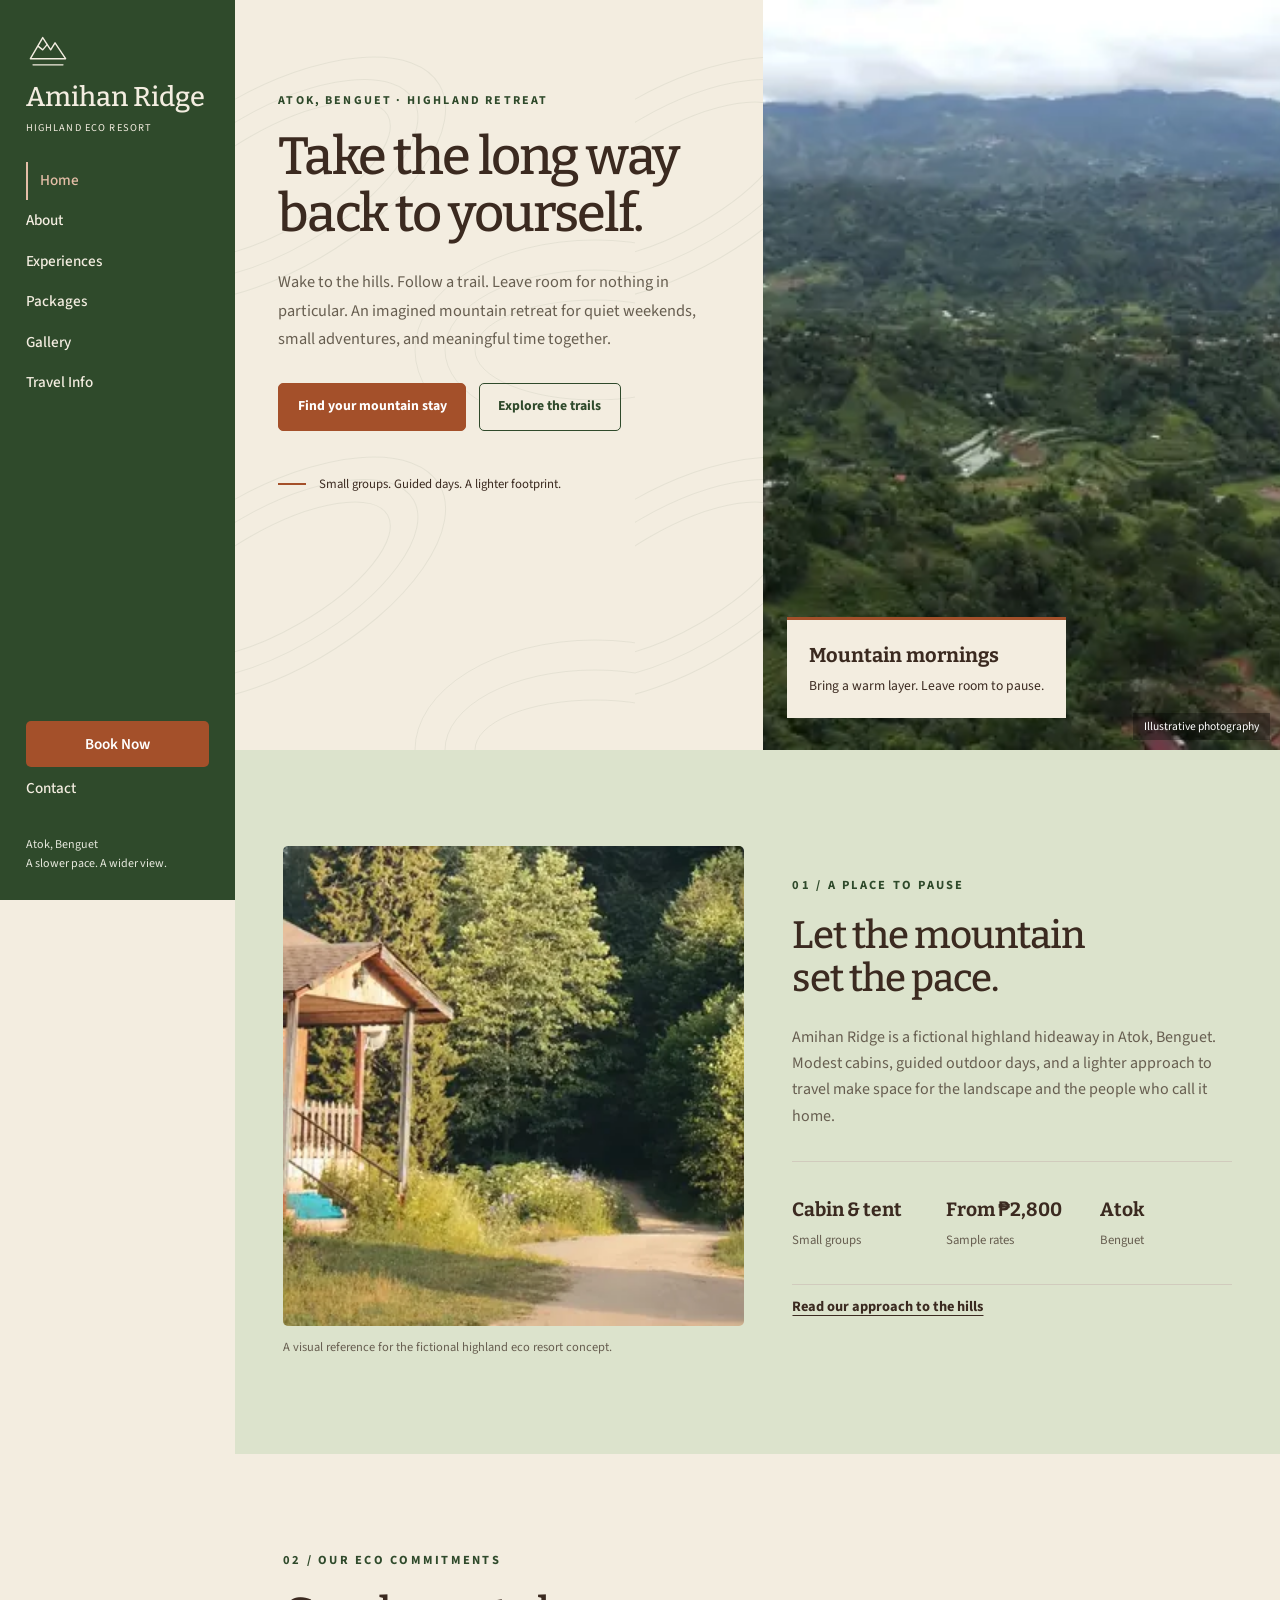
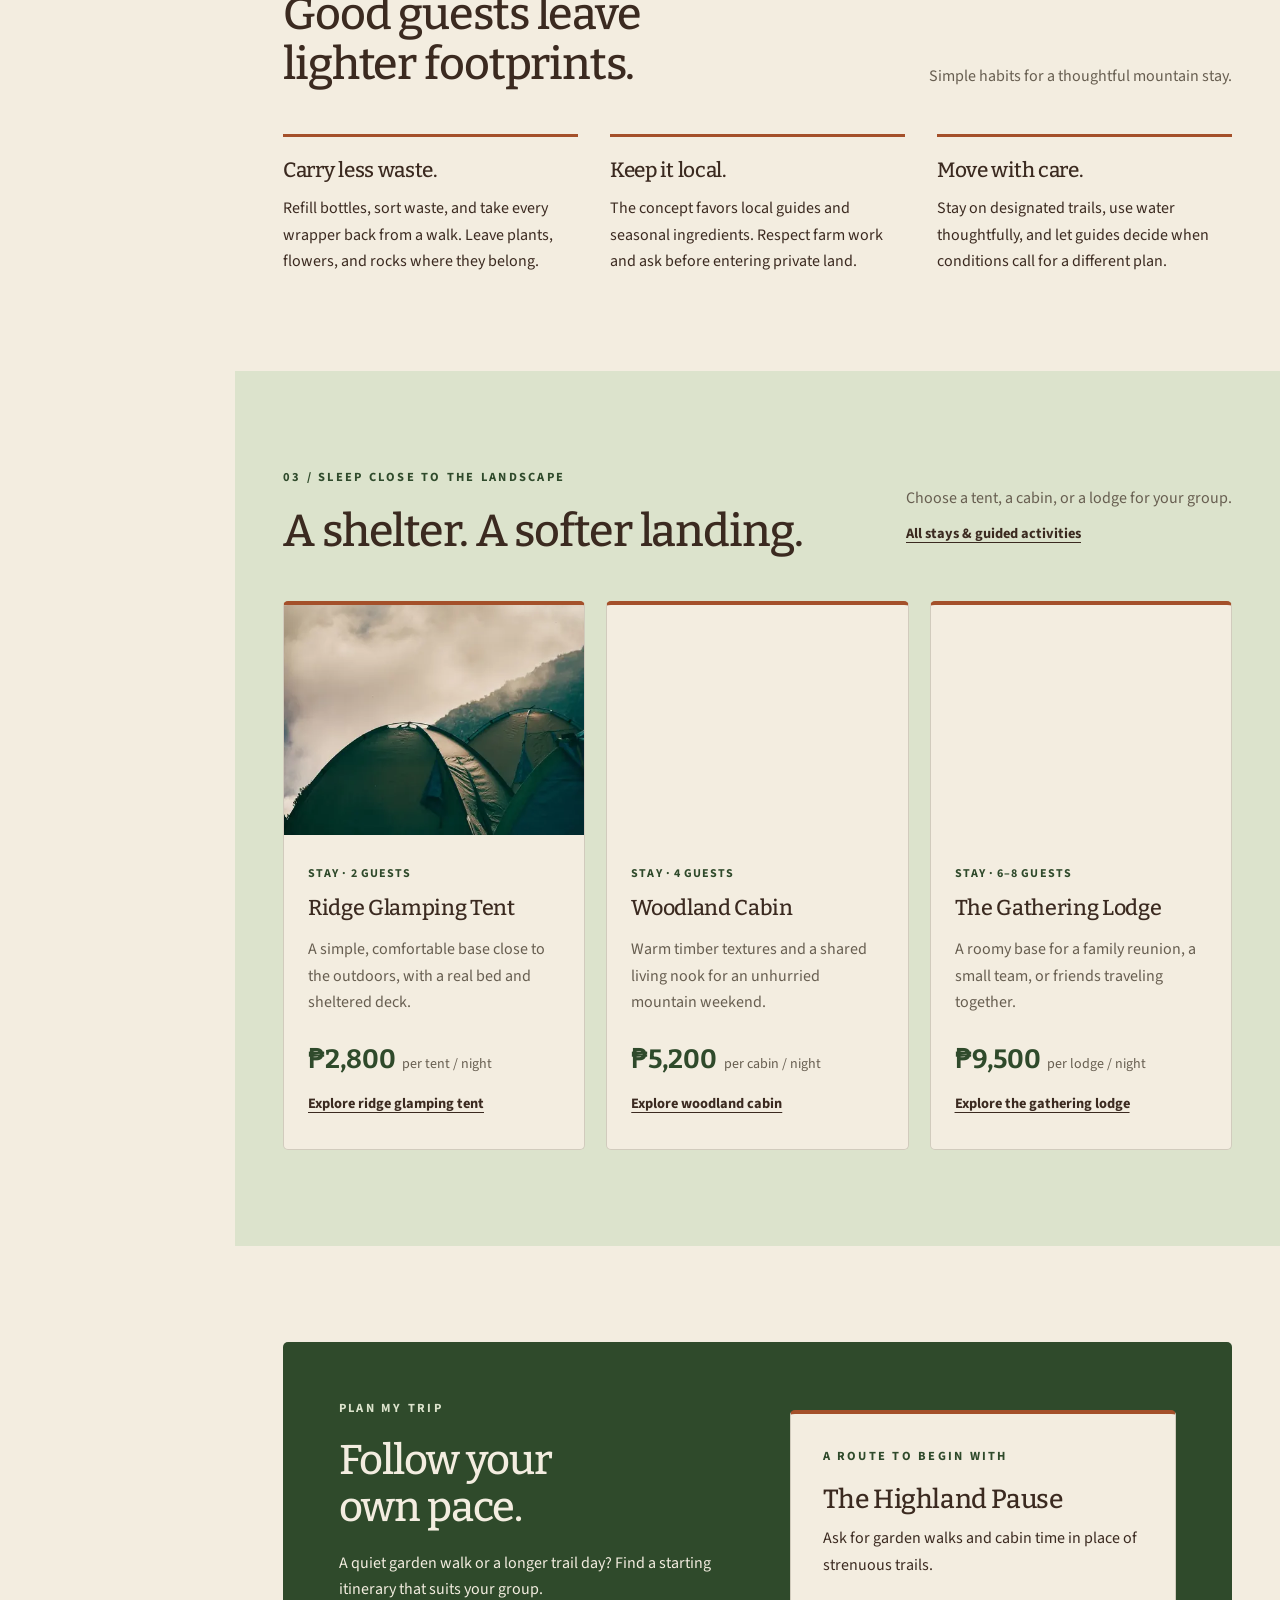
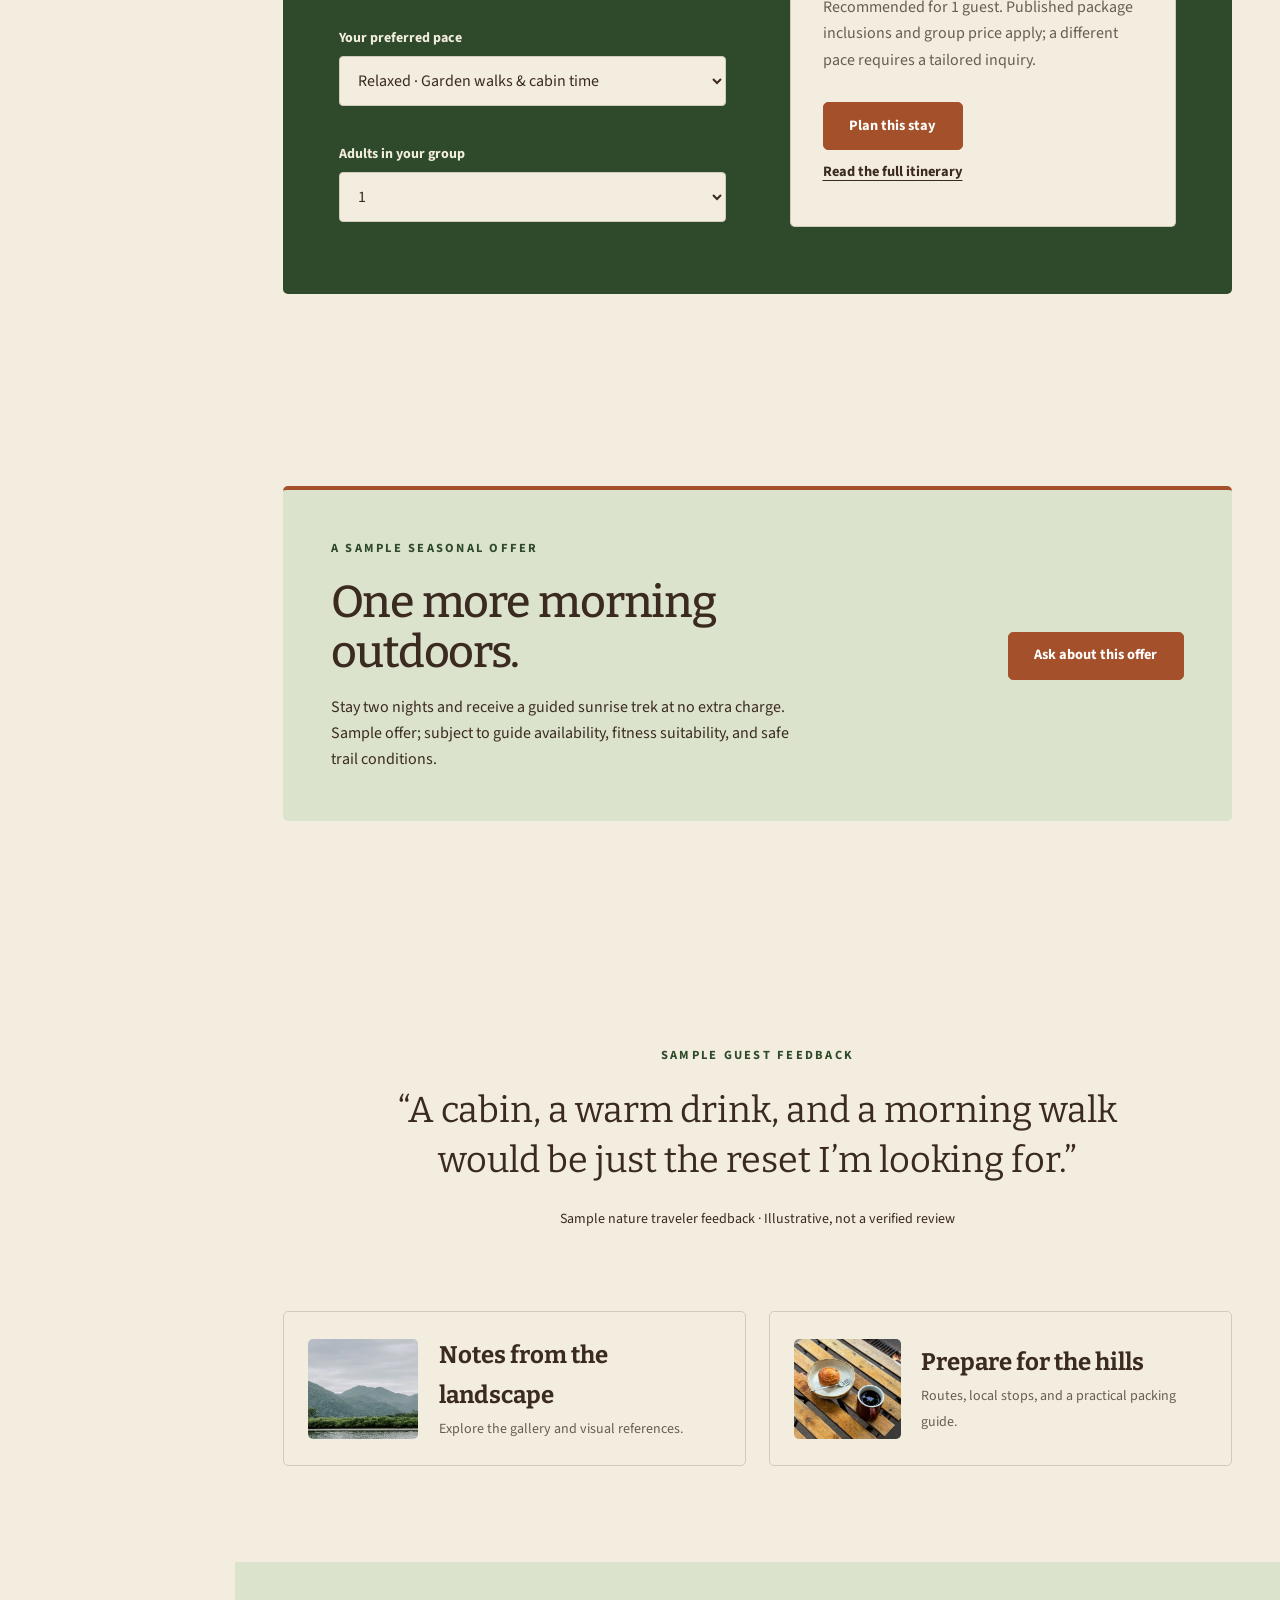
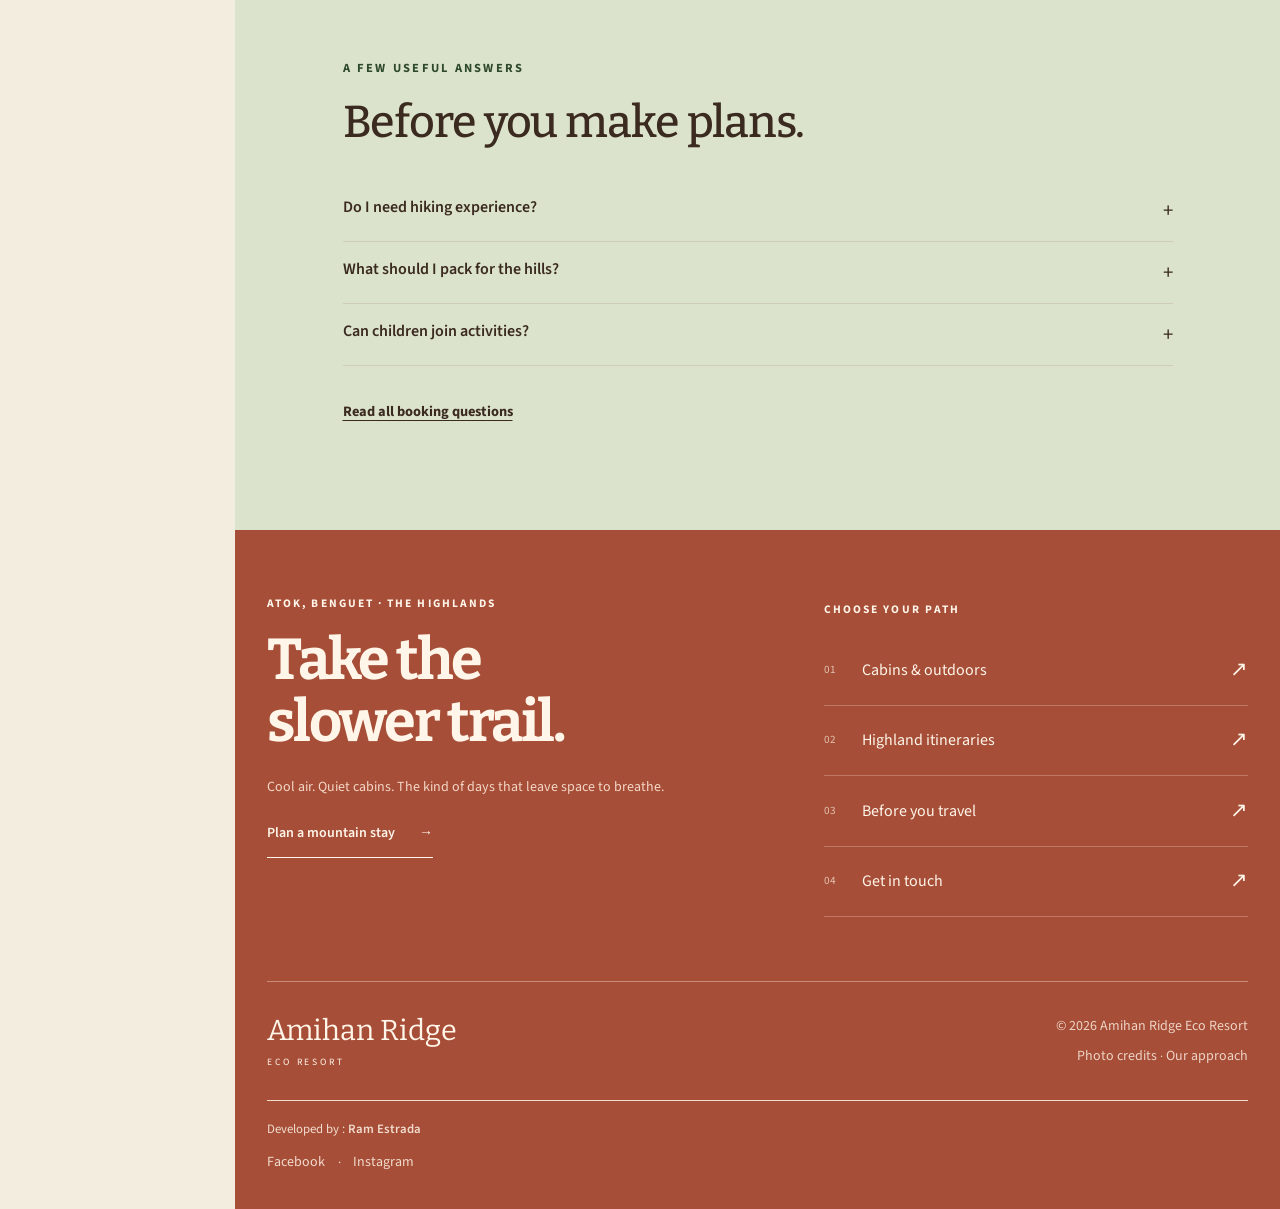
<file: index.html>
<!DOCTYPE html><html lang="en"><head><meta charset="UTF-8"><meta name="viewport" content="width=device-width, initial-scale=1"><title>Amihan Ridge Eco Resort | Slow Highland Stays in Atok</title><meta name="description" content="Find a slower pace at Amihan Ridge Eco Resort, a fictional Atok retreat. Explore cabins, trails, highland packages, eco habits, and a pace-based trip planner."><meta name="theme-color" content="#2F4A2B"><meta property="og:type" content="website"><meta property="og:title" content="Amihan Ridge Eco Resort | Slow Highland Stays in Atok"><meta property="og:description" content="Find a slower pace at Amihan Ridge Eco Resort, a fictional Atok retreat. Explore cabins, trails, highland packages, eco habits, and a pace-based trip planner."><meta property="og:site_name" content="Amihan Ridge Eco Resort"><link rel="icon" type="image/svg+xml" href="data:image/svg+xml,%3Csvg%20xmlns%3D%22http%3A//www.w3.org/2000/svg%22%20viewBox%3D%220%200%2050%2050%22%3E%3Crect%20width%3D%2250%22%20height%3D%2250%22%20rx%3D%225%22%20fill%3D%22%232F4A2B%22/%3E%3Cg%20transform%3D%22translate%283%203%29%20scale%28.88%29%22%20fill%3D%22none%22%20stroke%3D%22%23F3EDE0%22%20stroke-width%3D%222%22%3E%3Cpath%20d%3D%22M5%2036%2019%2012l9%2014%205-8%2012%2018H5Z%22/%3E%3Cpath%20d%3D%22m14%2022%205%204%205-6M8%2043h34%22/%3E%3C/g%3E%3C/svg%3E"><link rel="preload" href="fonts/bitter-latin.woff2" as="font" type="font/woff2" crossorigin><link rel="preload" href="fonts/source-sans-3-latin.woff2" as="font" type="font/woff2" crossorigin><link rel="stylesheet" href="css/style.css"><script type="application/ld+json">{"@context": "https://schema.org", "@type": "Resort", "name": "Amihan Ridge Eco Resort", "description": "Highland eco resort academic concept. Fictional property, rates, and contacts; no reservations or payments.", "address": {"@type": "PostalAddress", "addressLocality": "Atok", "addressRegion": "Benguet", "addressCountry": "PH"}}</script><script defer src="js/form-config.js"></script><script defer src="js/site-data.js"></script><script defer src="js/main.js"></script></head><body class="highlands"><a class="skip-link" href="#main">Skip to content</a><header class="site-header"><div class="header-inner "><a class="brand" href="index.html"><svg class="brand-mark" viewBox="0 0 50 50" fill="none" stroke="currentColor" stroke-width="1.6" stroke-linecap="round" stroke-linejoin="round" aria-hidden="true"><path d="M5 36 19 12l9 14 5-8 12 18H5Z"/><path d="m14 22 5 4 5-6M8 43h34"/></svg><span class="brand-text"><strong>Amihan Ridge</strong><span>Highland eco resort</span></span><span class="sr-only">Home</span></a><button class="menu-toggle" aria-controls="site-nav" aria-expanded="false" aria-label="Open navigation"><svg viewBox="0 0 24 24" fill="none" stroke="currentColor" stroke-width="1.6" aria-hidden="true"><path d="M3 6h18M3 12h18M3 18h18"/></svg></button><nav class="site-nav" id="site-nav" aria-label="Main navigation"><span class="nav-mobile-brand">Amihan Ridge</span><button class="menu-close" aria-label="Close navigation">×</button><ul class="nav-list"><li><a  href="index.html" aria-current="page">Home</a></li><li><a  href="about.html" >About</a></li><li><a  href="stay.html" >Experiences</a></li><li><a  href="packages.html" >Packages</a></li><li><a  href="gallery.html" >Gallery</a></li><li><a  href="travel-info.html" >Travel Info</a></li><li><a class="nav-book" href="booking.html" >Book Now</a></li><li><a  href="contact.html" >Contact</a></li></ul></nav><p class="sidebar-note">Atok, Benguet<br>A slower pace. A wider view.</p></div></header><main id="main"><section class="hero"><div class="hero-content"><span class="eyebrow">Atok, Benguet · Highland Retreat</span><h1>Take the long way<br>back to yourself.</h1><p class="hero-intro">Wake to the hills. Follow a trail. Leave room for nothing in particular. An imagined mountain retreat for quiet weekends, small adventures, and meaningful time together.</p><div class="actions"><a class="button " href="booking.html">Find your mountain stay</a><a class="button secondary" href="packages.html">Explore the trails</a></div><p class="hero-smallprint">Small groups. Guided days. A lighter footprint.</p></div><div class="hero-right"><img class="" src="images/hero-hills.webp" srcset="images/hero-hills-480.webp 480w, images/hero-hills-640.webp 640w, images/hero-hills-960.webp 960w, images/hero-hills.webp 1800w" sizes="(max-width:767px) 100vw, (max-width:1023px) 50vw, calc((100vw - 235px) / 2)" alt="Green mountain hills and cultivated valleys under a cloudy sky" width="1800" height="1013" fetchpriority="high" decoding="async"><div class="field-badge"><strong>Mountain mornings</strong><span>Bring a warm layer. Leave room to pause.</span></div><span class="hero-note">Illustrative photography</span></div></section><section class="section eco-story" id="discover"><div class="wrap intro-split"><div class="intro-photo reveal"><img class="" src="images/cabin-exterior.webp" srcset="images/cabin-exterior-480.webp 480w, images/cabin-exterior-640.webp 640w, images/cabin-exterior-960.webp 960w, images/cabin-exterior.webp 1100w" sizes="(max-width:767px) calc(100vw - 32px), (max-width:1023px) 50vw, 40vw" alt="Wooden cabin nestled among lush green forest trees" width="1100" height="734" loading="lazy" decoding="async"><p class="photo-caption">A visual reference for the fictional highland eco resort concept.</p></div><div class="intro-copy reveal"><span class="eyebrow">01 / A place to pause</span><h2>Let the mountain<br> set the pace.</h2><p class="muted">Amihan Ridge is a fictional highland hideaway in Atok, Benguet. Modest cabins, guided outdoor days, and a lighter approach to travel make space for the landscape and the people who call it home.</p><div class="quick-facts"><div><strong>Cabin & tent</strong><span>Small groups</span></div><div><strong>From ₱2,800</strong><span>Sample rates</span></div><div><strong>Atok</strong><span>Benguet</span></div></div><a class="text-link" href="about.html">Read our approach to the hills</a></div></div></section><section class="section"><div class="wrap"><div class="section-heading"><div><span class="eyebrow">02 / Our eco commitments</span><h2>Good guests leave<br>lighter footprints.</h2></div><div><p class="muted">Simple habits for a thoughtful mountain stay.</p></div></div><div class="eco-grid"><div><h3>Carry less waste.</h3><p>Refill bottles, sort waste, and take every wrapper back from a walk. Leave plants, flowers, and rocks where they belong.</p></div><div><h3>Keep it local.</h3><p>The concept favors local guides and seasonal ingredients. Respect farm work and ask before entering private land.</p></div><div><h3>Move with care.</h3><p>Stay on designated trails, use water thoughtfully, and let guides decide when conditions call for a different plan.</p></div></div></div></section><section class="section panel-section"><div class="wrap"><div class="section-heading"><div><span class="eyebrow">03 / Sleep close to the landscape</span><h2>A shelter. A softer landing.</h2></div><div><p class="muted">Choose a tent, a cabin, or a lodge for your group.</p><a class="text-link" href="stay.html">All stays & guided activities</a></div></div><div class="home-stays"><article class="card reveal" data-offering="glamping-tent"><img class="card-image" src="images/camping.webp" srcset="images/camping-480.webp 480w, images/camping-640.webp 640w, images/camping-960.webp 960w, images/camping.webp 1100w" sizes="(max-width:767px) calc(100vw - 32px), (max-width:1023px) 50vw, 40vw" alt="Camping tents set in a misty mountain landscape" width="1100" height="1650" loading="lazy" decoding="async"><div class="card-body"><span class="card-tag">Stay · 2 guests</span><h3>Ridge Glamping Tent</h3><p class="muted">A simple, comfortable base close to the outdoors, with a real bed and sheltered deck.</p><div class="card-price"><strong>₱2,800</strong><span>per tent / night</span></div><a class="text-link" href="stay.html#glamping-tent">Explore ridge glamping tent</a></div></article><article class="card reveal" data-offering="wood-cabin"><img class="card-image" src="images/cabin-bedroom.webp" srcset="images/cabin-bedroom-480.webp 480w, images/cabin-bedroom-640.webp 640w, images/cabin-bedroom-960.webp 960w, images/cabin-bedroom.webp 1100w" sizes="(max-width:767px) calc(100vw - 32px), (max-width:1023px) 50vw, 40vw" alt="Rustic wooden cabin bedroom with warm lighting" width="1100" height="733" loading="lazy" decoding="async"><div class="card-body"><span class="card-tag">Stay · 4 guests</span><h3>Woodland Cabin</h3><p class="muted">Warm timber textures and a shared living nook for an unhurried mountain weekend.</p><div class="card-price"><strong>₱5,200</strong><span>per cabin / night</span></div><a class="text-link" href="stay.html#wood-cabin">Explore woodland cabin</a></div></article><article class="card reveal" data-offering="family-lodge"><img class="card-image" src="images/cabin-lounge.webp" srcset="images/cabin-lounge-480.webp 480w, images/cabin-lounge-640.webp 640w, images/cabin-lounge-960.webp 960w, images/cabin-lounge.webp 1100w" sizes="(max-width:767px) calc(100vw - 32px), (max-width:1023px) 50vw, 40vw" alt="Wooden cabin interior with cushions and a forest view" width="1100" height="1649" loading="lazy" decoding="async"><div class="card-body"><span class="card-tag">Stay · 6–8 guests</span><h3>The Gathering Lodge</h3><p class="muted">A roomy base for a family reunion, a small team, or friends traveling together.</p><div class="card-price"><strong>₱9,500</strong><span>per lodge / night</span></div><a class="text-link" href="stay.html#family-lodge">Explore the gathering lodge</a></div></article></div></div></section><section class="section"><div class="wrap"><div class="planner reveal" id="plan-my-trip"><div><span class="eyebrow">Plan my trip</span><h2>Follow your<br>own pace.</h2><p>A quiet garden walk or a longer trail day? Find a starting itinerary that suits your group.</p><div id="trip-planner" class="form-grid" style="margin-top:1.5rem"><div class="field full"><label for="trip-pace">Your preferred pace</label><select id="trip-pace"><option value="relaxed">Relaxed · Garden walks & cabin time</option><option value="moderate">Moderate · Sunrise walks & slow afternoons</option><option value="adventurous">Adventurous · Longer guided trail days</option></select></div><div class="field full"><label for="trip-size">Adults in your group</label><select id="trip-size"><option>1</option><option>2</option><option>3</option><option>4</option><option>5</option><option>6</option><option>7</option><option>8</option></select></div></div></div><div class="planner-result" aria-live="polite"><span class="eyebrow">A route to begin with</span><h3 id="trip-name">The Highland Pause</h3><p id="trip-activities">Ask for garden walks and cabin time in place of strenuous trails.</p><p class="small muted" id="trip-group-note">Package capacity and final inclusions need confirmation.</p><div class="actions"><a class="button" id="trip-result-link" href="booking.html?item=highland-escape">Plan this stay</a></div><a class="text-link" id="trip-package-link" href="packages.html#highland-escape">Read the full itinerary</a></div></div></div></section><section class="section"><div class="wrap"><div class="promo reveal"><div><span class="eyebrow">A sample seasonal offer</span><h2>One more morning outdoors.</h2><p>Stay two nights and receive a guided sunrise trek at no extra charge. Sample offer; subject to guide availability, fitness suitability, and safe trail conditions.</p></div><a class="button " href="booking.html">Ask about this offer</a></div></div></section><section class="section"><div class="wrap"><div class="review reveal"><span class="eyebrow">Sample guest feedback</span><span class="stars" aria-hidden="true">✦ ✦ ✦</span><blockquote>“A cabin, a warm drink, and a morning walk would be just the reset I’m looking for.”</blockquote><cite>Sample nature traveler feedback · Illustrative, not a verified review</cite></div><div class="teaser-grid"><a class="teaser" href="gallery.html"><img class="" src="images/morning-mist.webp" srcset="images/morning-mist-480.webp 480w, images/morning-mist-640.webp 640w, images/morning-mist-960.webp 960w, images/morning-mist.webp 1100w" sizes="(max-width:767px) calc(100vw - 32px), (max-width:1023px) 50vw, 40vw" alt="Misty green mountains and a river beneath an overcast sky" width="1100" height="619" loading="lazy" decoding="async"><div><strong>Notes from the landscape</strong><span>Explore the gallery and visual references.</span></div></a><a class="teaser" href="travel-info.html"><img class="" src="images/coffee-pastry.webp" srcset="images/coffee-pastry-480.webp 480w, images/coffee-pastry-640.webp 640w, images/coffee-pastry-960.webp 960w, images/coffee-pastry.webp 1100w" sizes="(max-width:767px) calc(100vw - 32px), (max-width:1023px) 50vw, 40vw" alt="Coffee and a pastry on an outdoor wooden table" width="1100" height="1467" loading="lazy" decoding="async"><div><strong>Prepare for the hills</strong><span>Routes, local stops, and a practical packing guide.</span></div></a></div></div></section><section class="section panel-section"><div class="wrap"><div class="faq"><span class="eyebrow">A few useful answers</span><h2>Before you make plans.</h2><details><summary>Do I need hiking experience?</summary><p>The garden walk is a gentle option. Sunrise and longer treks require a suitability discussion with the guide; difficulty, weather, and individual health must be considered.</p></details><details><summary>What should I pack for the hills?</summary><p>Bring layers, a rain shell, grippy closed shoes, water, a torch, and personal medication. Pack out any waste from trail days.</p></details><details><summary>Can children join activities?</summary><p>Garden visits can suit supervised children. Ask about route suitability before booking a trek; there is no blanket age guarantee.</p></details><p class="faq-footer"><a class="text-link" href="booking.html#faq">Read all booking questions</a></p></div></div></section></main><footer class="site-footer footer-redesign ridge-footer"><div class="footer-shell"><div class="ridge-main"><div class="ridge-letter"><p class="footer-label">Atok, Benguet · The highlands</p><h2>Take the<br>slower trail.</h2><p>Cool air. Quiet cabins. The kind of days that leave space to breathe.</p><a class="ridge-cta" href="booking.html">Plan a mountain stay <span aria-hidden="true">→</span></a></div><div class="ridge-directory"><p class="footer-label">Choose your path</p><nav aria-label="Footer navigation"><a href="stay.html"><span>01</span>Cabins &amp; outdoors<span aria-hidden="true">↗</span></a><a href="packages.html"><span>02</span>Highland itineraries<span aria-hidden="true">↗</span></a><a href="travel-info.html"><span>03</span>Before you travel<span aria-hidden="true">↗</span></a><a href="contact.html"><span>04</span>Get in touch<span aria-hidden="true">↗</span></a></nav></div></div><div class="ridge-ground"><a href="index.html" class="ridge-wordmark">Amihan Ridge<small>ECO RESORT</small></a><div class="footer-fine"><p>© 2026 Amihan Ridge Eco Resort</p><a href="gallery.html#photo-credits">Photo credits</a><span aria-hidden="true"> · </span><a href="about.html">Our approach</a></div></div><div class="developer-credit"><p>Developed by : <strong>Ram Estrada</strong></p><p class="developer-socials"><a href="https://www.facebook.com/ram.estrada.2025" target="_blank" rel="noopener noreferrer">Facebook</a><span aria-hidden="true"> · </span><a href="https://www.instagram.com/im_ram_estrada28?stkn=MXRibndydWdhMDRjNw==" target="_blank" rel="noopener noreferrer">Instagram</a></p></div></div></footer></body></html>
</file>
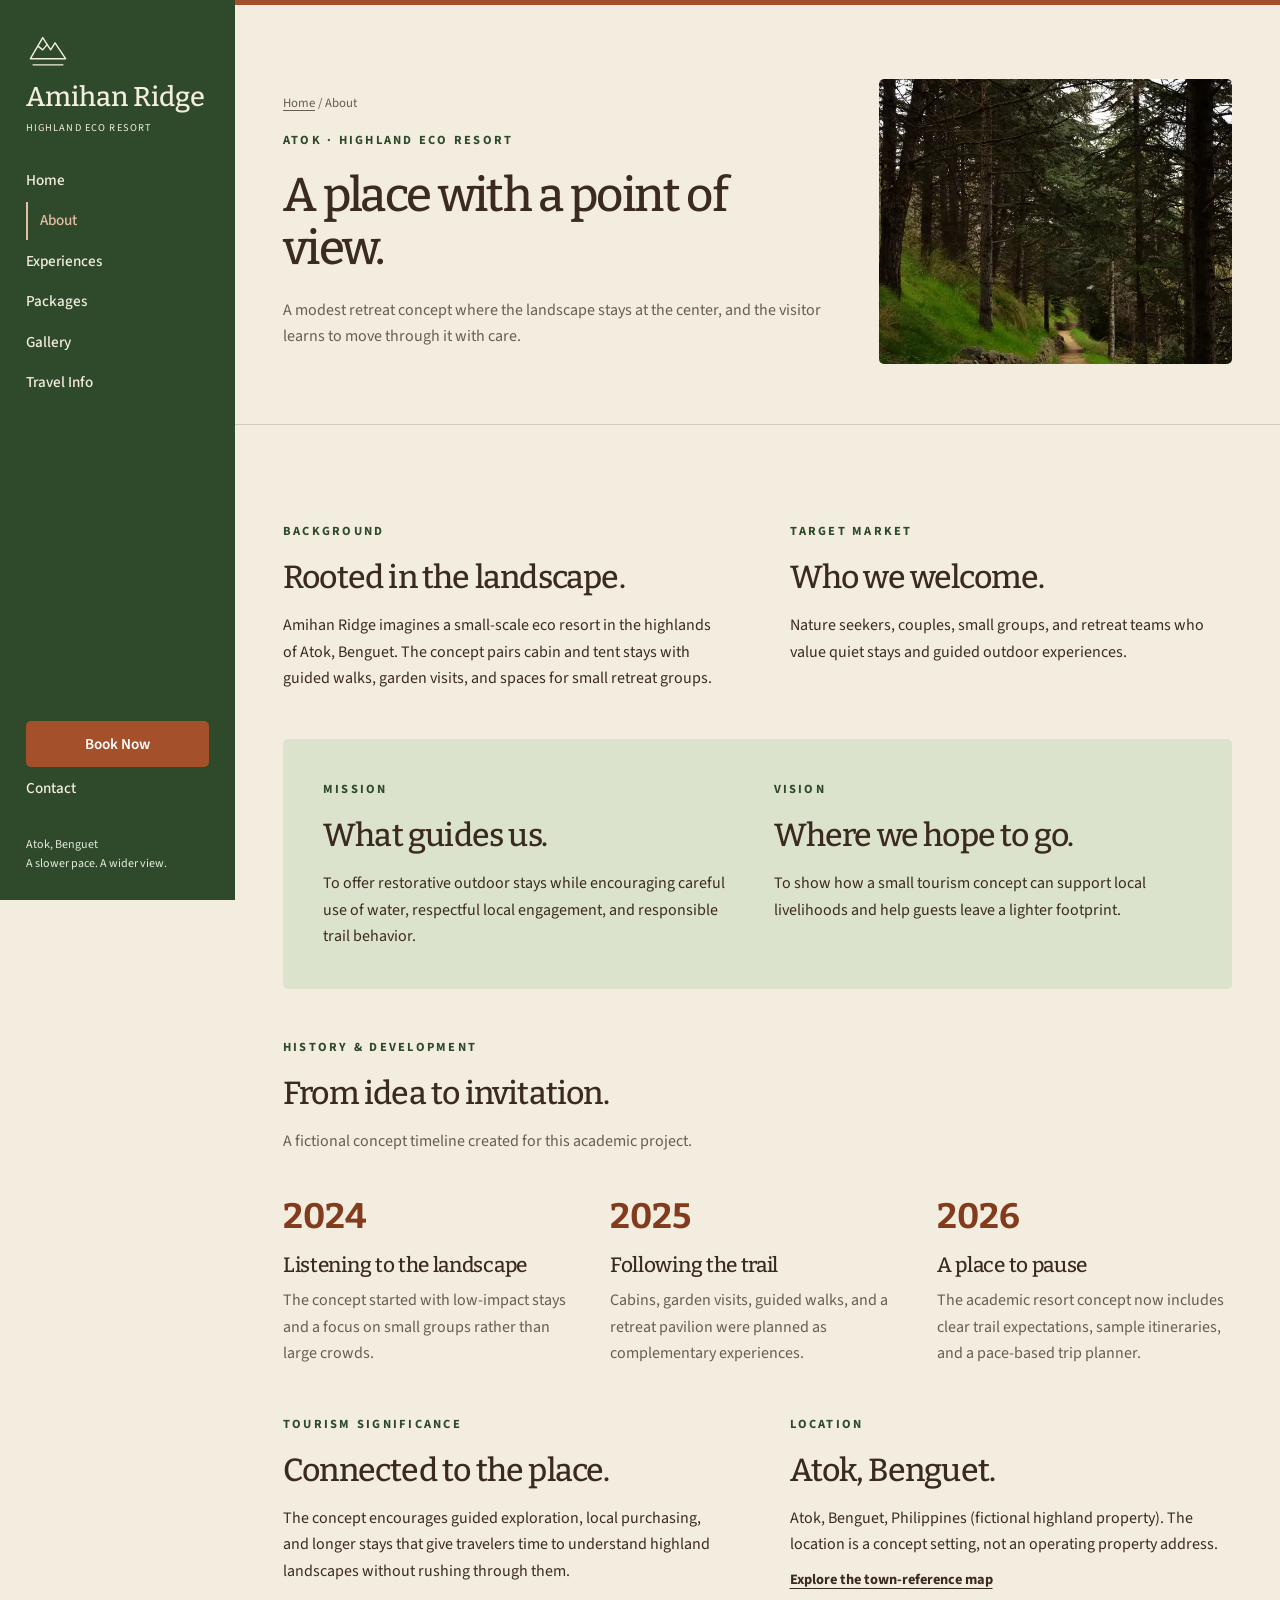
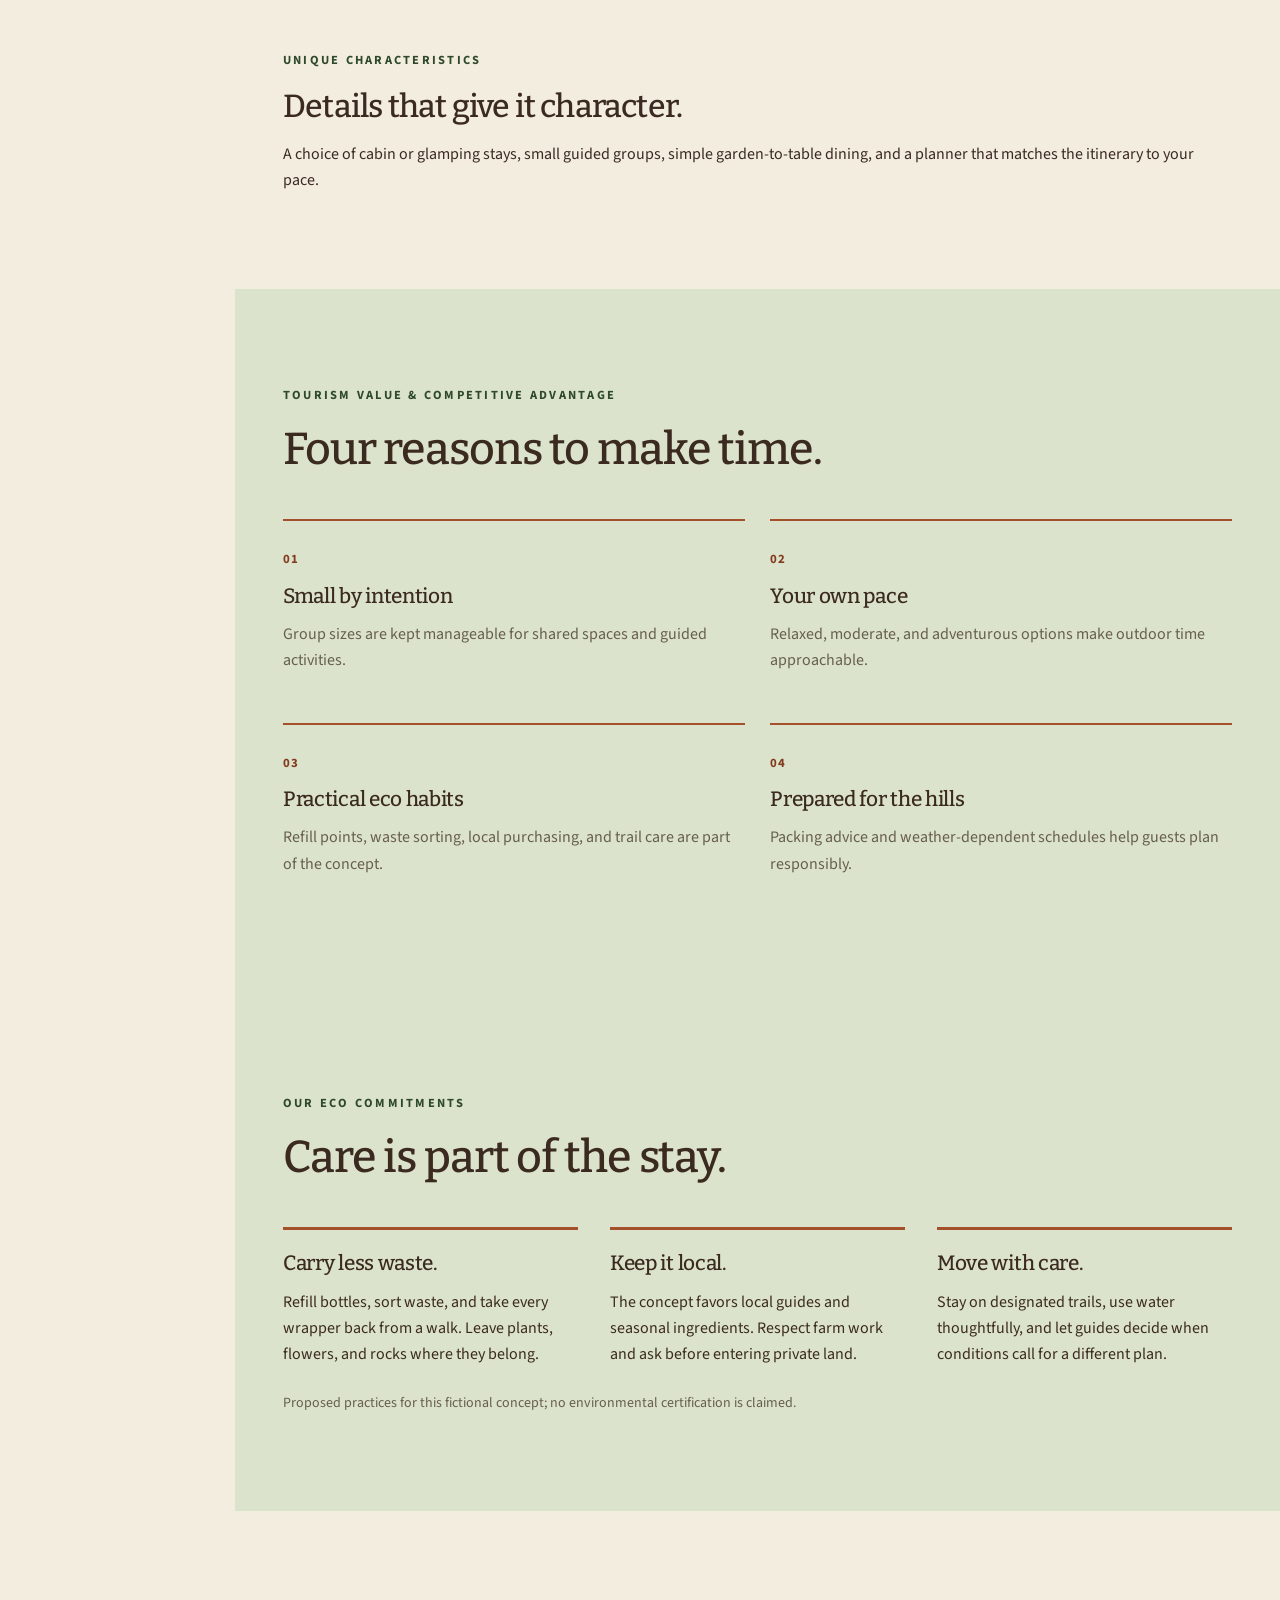
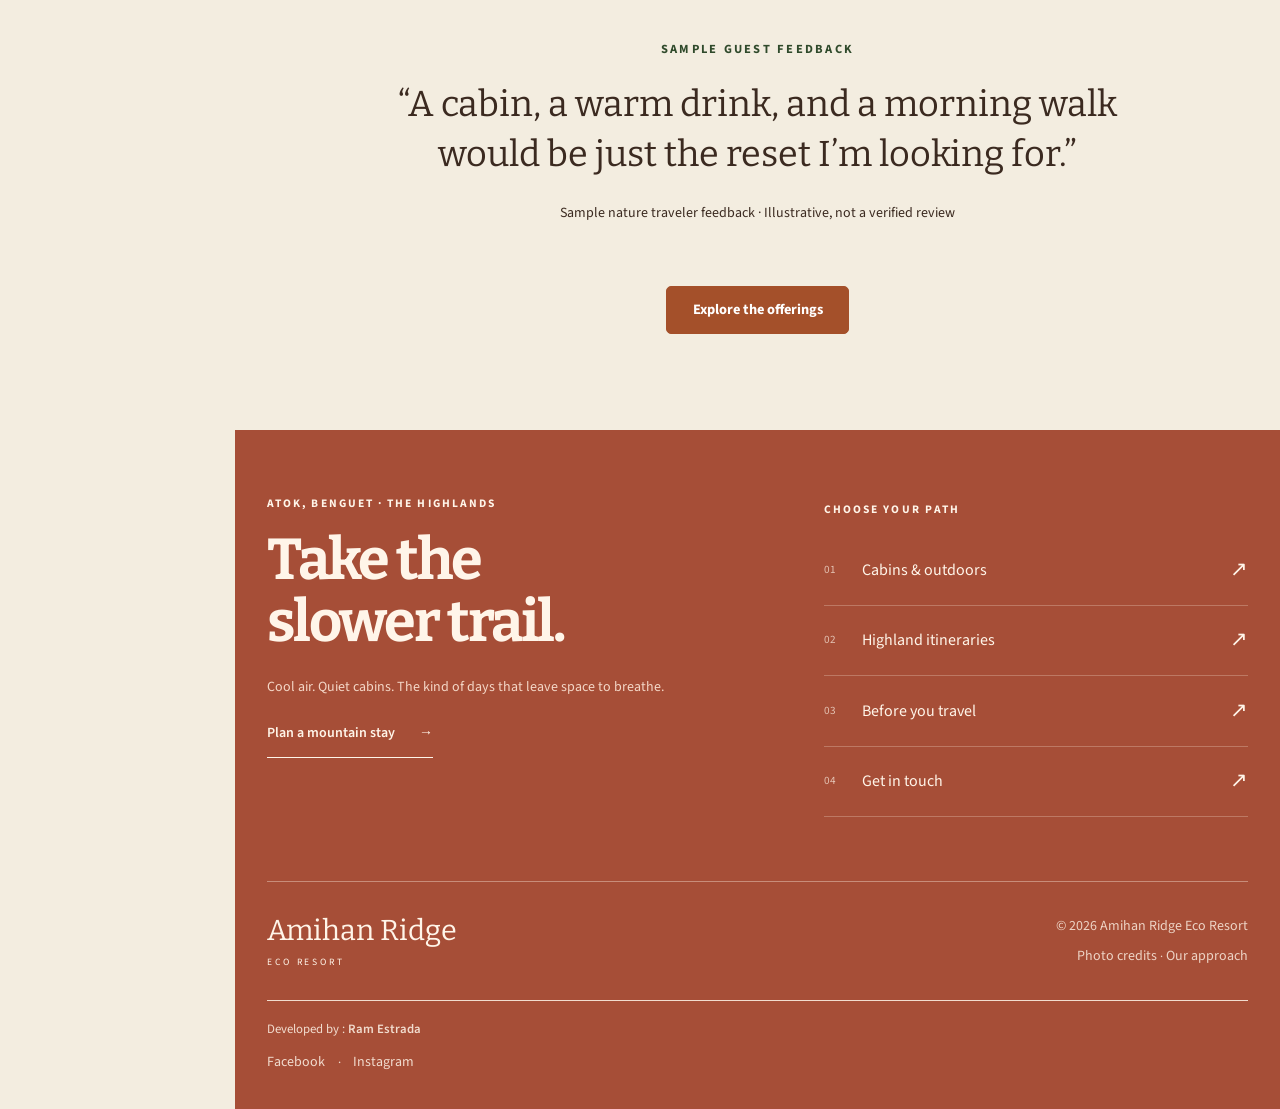
<file: about.html>
<!DOCTYPE html><html lang="en"><head><meta charset="UTF-8"><meta name="viewport" content="width=device-width, initial-scale=1"><title>Our Highland Story &amp; Eco Commitments | Amihan Ridge Resort</title><meta name="description" content="Learn the Amihan Ridge Eco Resort approach to mountain stays. Read the fictional concept story, mission, local tourism value, and practical eco commitments."><meta name="theme-color" content="#2F4A2B"><meta property="og:type" content="website"><meta property="og:title" content="Our Highland Story &amp; Eco Commitments | Amihan Ridge Resort"><meta property="og:description" content="Learn the Amihan Ridge Eco Resort approach to mountain stays. Read the fictional concept story, mission, local tourism value, and practical eco commitments."><meta property="og:site_name" content="Amihan Ridge Eco Resort"><link rel="icon" type="image/svg+xml" href="data:image/svg+xml,%3Csvg%20xmlns%3D%22http%3A//www.w3.org/2000/svg%22%20viewBox%3D%220%200%2050%2050%22%3E%3Crect%20width%3D%2250%22%20height%3D%2250%22%20rx%3D%225%22%20fill%3D%22%232F4A2B%22/%3E%3Cg%20transform%3D%22translate%283%203%29%20scale%28.88%29%22%20fill%3D%22none%22%20stroke%3D%22%23F3EDE0%22%20stroke-width%3D%222%22%3E%3Cpath%20d%3D%22M5%2036%2019%2012l9%2014%205-8%2012%2018H5Z%22/%3E%3Cpath%20d%3D%22m14%2022%205%204%205-6M8%2043h34%22/%3E%3C/g%3E%3C/svg%3E"><link rel="preload" href="fonts/bitter-latin.woff2" as="font" type="font/woff2" crossorigin><link rel="preload" href="fonts/source-sans-3-latin.woff2" as="font" type="font/woff2" crossorigin><link rel="stylesheet" href="css/style.css"><script defer src="js/form-config.js"></script><script defer src="js/site-data.js"></script><script defer src="js/main.js"></script></head><body class="highlands"><a class="skip-link" href="#main">Skip to content</a><header class="site-header"><div class="header-inner "><a class="brand" href="index.html"><svg class="brand-mark" viewBox="0 0 50 50" fill="none" stroke="currentColor" stroke-width="1.6" stroke-linecap="round" stroke-linejoin="round" aria-hidden="true"><path d="M5 36 19 12l9 14 5-8 12 18H5Z"/><path d="m14 22 5 4 5-6M8 43h34"/></svg><span class="brand-text"><strong>Amihan Ridge</strong><span>Highland eco resort</span></span><span class="sr-only">Home</span></a><button class="menu-toggle" aria-controls="site-nav" aria-expanded="false" aria-label="Open navigation"><svg viewBox="0 0 24 24" fill="none" stroke="currentColor" stroke-width="1.6" aria-hidden="true"><path d="M3 6h18M3 12h18M3 18h18"/></svg></button><nav class="site-nav" id="site-nav" aria-label="Main navigation"><span class="nav-mobile-brand">Amihan Ridge</span><button class="menu-close" aria-label="Close navigation">×</button><ul class="nav-list"><li><a  href="index.html" >Home</a></li><li><a  href="about.html" aria-current="page">About</a></li><li><a  href="stay.html" >Experiences</a></li><li><a  href="packages.html" >Packages</a></li><li><a  href="gallery.html" >Gallery</a></li><li><a  href="travel-info.html" >Travel Info</a></li><li><a class="nav-book" href="booking.html" >Book Now</a></li><li><a  href="contact.html" >Contact</a></li></ul></nav><p class="sidebar-note">Atok, Benguet<br>A slower pace. A wider view.</p></div></header><main id="main"><section class="subhero"><div class="wrap"><div><div class="breadcrumb"><a href="index.html">Home</a> / About</div><span class="eyebrow">Atok · Highland eco resort</span><h1>A place with a point of view.</h1><p class="muted">A modest retreat concept where the landscape stays at the center, and the visitor learns to move through it with care.</p></div><img class="" src="images/forest-trail.webp" srcset="images/forest-trail-480.webp 480w, images/forest-trail-640.webp 640w, images/forest-trail-960.webp 960w, images/forest-trail.webp 1100w" sizes="(max-width:767px) calc(100vw - 32px), (max-width:1023px) 50vw, 40vw" alt="Narrow hiking trail among tall trees and green forest foliage" width="1100" height="1650" fetchpriority="high" decoding="async"></div></section><section class="section"><div class="wrap about-grid"><div class="about-block"><span class="eyebrow">Background</span><h2>Rooted in the landscape.</h2><p>Amihan Ridge imagines a small-scale eco resort in the highlands of Atok, Benguet. The concept pairs cabin and tent stays with guided walks, garden visits, and spaces for small retreat groups.</p></div><div class="about-block"><span class="eyebrow">Target market</span><h2>Who we welcome.</h2><p>Nature seekers, couples, small groups, and retreat teams who value quiet stays and guided outdoor experiences.</p></div><div class="about-block wide mission-vision"><div><span class="eyebrow">Mission</span><h2>What guides us.</h2><p>To offer restorative outdoor stays while encouraging careful use of water, respectful local engagement, and responsible trail behavior.</p></div><div><span class="eyebrow">Vision</span><h2>Where we hope to go.</h2><p>To show how a small tourism concept can support local livelihoods and help guests leave a lighter footprint.</p></div></div><div class="about-block wide"><span class="eyebrow">History & development</span><h2>From idea to invitation.</h2><p class="muted" style="margin-top:1rem">A fictional concept timeline created for this academic project.</p><div class="timeline"><div><strong>2024</strong><h3>Listening to the landscape</h3><p class="muted">The concept started with low-impact stays and a focus on small groups rather than large crowds.</p></div><div><strong>2025</strong><h3>Following the trail</h3><p class="muted">Cabins, garden visits, guided walks, and a retreat pavilion were planned as complementary experiences.</p></div><div><strong>2026</strong><h3>A place to pause</h3><p class="muted">The academic resort concept now includes clear trail expectations, sample itineraries, and a pace-based trip planner.</p></div></div></div><div class="about-block"><span class="eyebrow">Tourism significance</span><h2>Connected to the place.</h2><p>The concept encourages guided exploration, local purchasing, and longer stays that give travelers time to understand highland landscapes without rushing through them.</p></div><div class="about-block"><span class="eyebrow">Location</span><h2>Atok, Benguet.</h2><p>Atok, Benguet, Philippines (fictional highland property). The location is a concept setting, not an operating property address.</p><a class="text-link" href="travel-info.html#location-map">Explore the town-reference map</a></div><div class="about-block wide"><span class="eyebrow">Unique characteristics</span><h2>Details that give it character.</h2><p>A choice of cabin or glamping stays, small guided groups, simple garden-to-table dining, and a planner that matches the itinerary to your pace.</p></div></div></section><section class="section panel-section"><div class="wrap"><div class="section-heading"><div><span class="eyebrow">Tourism value & competitive advantage</span><h2>Four reasons to make time.</h2></div><div></div></div><div class="feature-grid"><div class="feature-tile"><span class="feature-index">01</span><h3>Small by intention</h3><p class="muted">Group sizes are kept manageable for shared spaces and guided activities.</p></div><div class="feature-tile"><span class="feature-index">02</span><h3>Your own pace</h3><p class="muted">Relaxed, moderate, and adventurous options make outdoor time approachable.</p></div><div class="feature-tile"><span class="feature-index">03</span><h3>Practical eco habits</h3><p class="muted">Refill points, waste sorting, local purchasing, and trail care are part of the concept.</p></div><div class="feature-tile"><span class="feature-index">04</span><h3>Prepared for the hills</h3><p class="muted">Packing advice and weather-dependent schedules help guests plan responsibly.</p></div></div></div></section><section class="section panel-section"><div class="wrap"><div class="section-heading"><div><span class="eyebrow">Our eco commitments</span><h2>Care is part of the stay.</h2></div><div></div></div><div class="eco-grid"><div><h3>Carry less waste.</h3><p>Refill bottles, sort waste, and take every wrapper back from a walk. Leave plants, flowers, and rocks where they belong.</p></div><div><h3>Keep it local.</h3><p>The concept favors local guides and seasonal ingredients. Respect farm work and ask before entering private land.</p></div><div><h3>Move with care.</h3><p>Stay on designated trails, use water thoughtfully, and let guides decide when conditions call for a different plan.</p></div></div><p class="small muted" style="margin-top:1.5rem">Proposed practices for this fictional concept; no environmental certification is claimed.</p></div></section><section class="section"><div class="wrap"><div class="review reveal"><span class="eyebrow">Sample guest feedback</span><span class="stars" aria-hidden="true">✦ ✦ ✦</span><blockquote>“A cabin, a warm drink, and a morning walk would be just the reset I’m looking for.”</blockquote><cite>Sample nature traveler feedback · Illustrative, not a verified review</cite></div><div class="actions" style="justify-content:center"><a class="button " href="stay.html">Explore the offerings</a></div></div></section></main><footer class="site-footer footer-redesign ridge-footer"><div class="footer-shell"><div class="ridge-main"><div class="ridge-letter"><p class="footer-label">Atok, Benguet · The highlands</p><h2>Take the<br>slower trail.</h2><p>Cool air. Quiet cabins. The kind of days that leave space to breathe.</p><a class="ridge-cta" href="booking.html">Plan a mountain stay <span aria-hidden="true">→</span></a></div><div class="ridge-directory"><p class="footer-label">Choose your path</p><nav aria-label="Footer navigation"><a href="stay.html"><span>01</span>Cabins &amp; outdoors<span aria-hidden="true">↗</span></a><a href="packages.html"><span>02</span>Highland itineraries<span aria-hidden="true">↗</span></a><a href="travel-info.html"><span>03</span>Before you travel<span aria-hidden="true">↗</span></a><a href="contact.html"><span>04</span>Get in touch<span aria-hidden="true">↗</span></a></nav></div></div><div class="ridge-ground"><a href="index.html" class="ridge-wordmark">Amihan Ridge<small>ECO RESORT</small></a><div class="footer-fine"><p>© 2026 Amihan Ridge Eco Resort</p><a href="gallery.html#photo-credits">Photo credits</a><span aria-hidden="true"> · </span><a href="about.html">Our approach</a></div></div><div class="developer-credit"><p>Developed by : <strong>Ram Estrada</strong></p><p class="developer-socials"><a href="https://www.facebook.com/ram.estrada.2025" target="_blank" rel="noopener noreferrer">Facebook</a><span aria-hidden="true"> · </span><a href="https://www.instagram.com/im_ram_estrada28?stkn=MXRibndydWdhMDRjNw==" target="_blank" rel="noopener noreferrer">Instagram</a></p></div></div></footer></body></html>
</file>
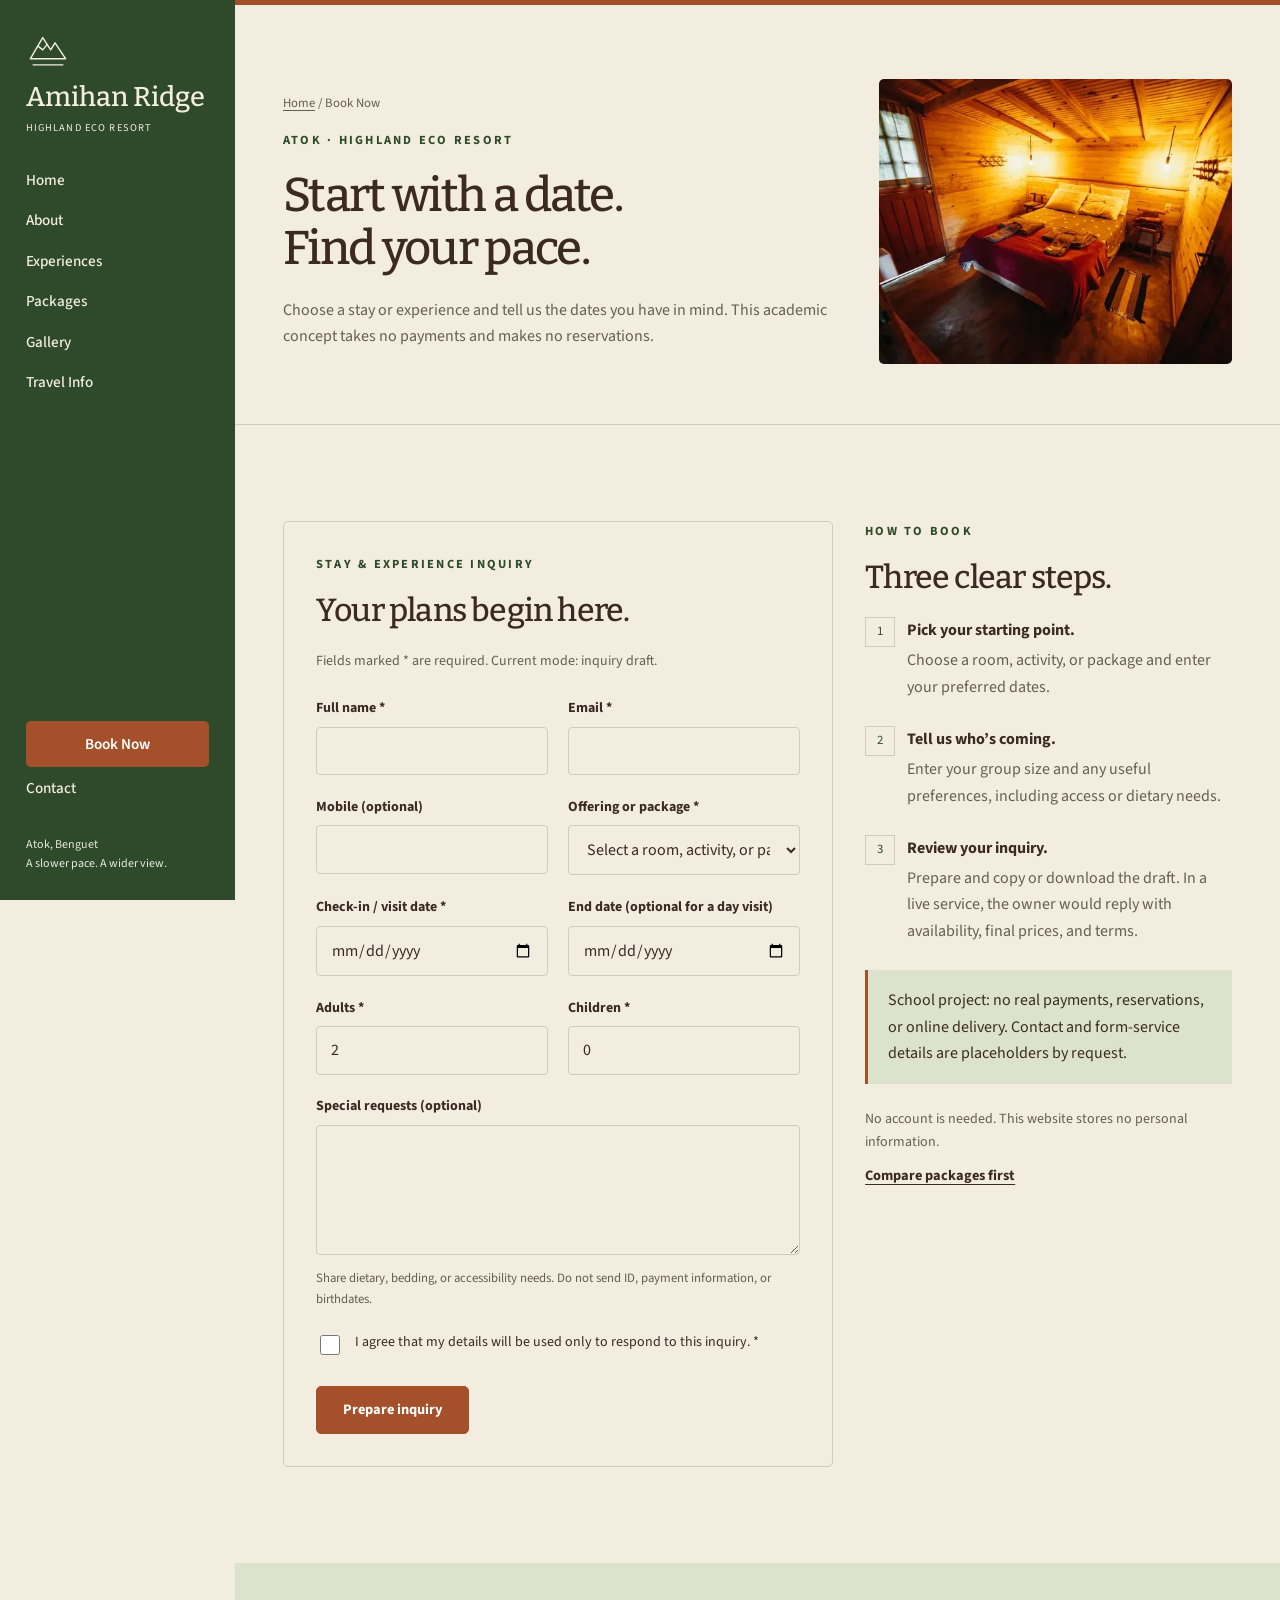
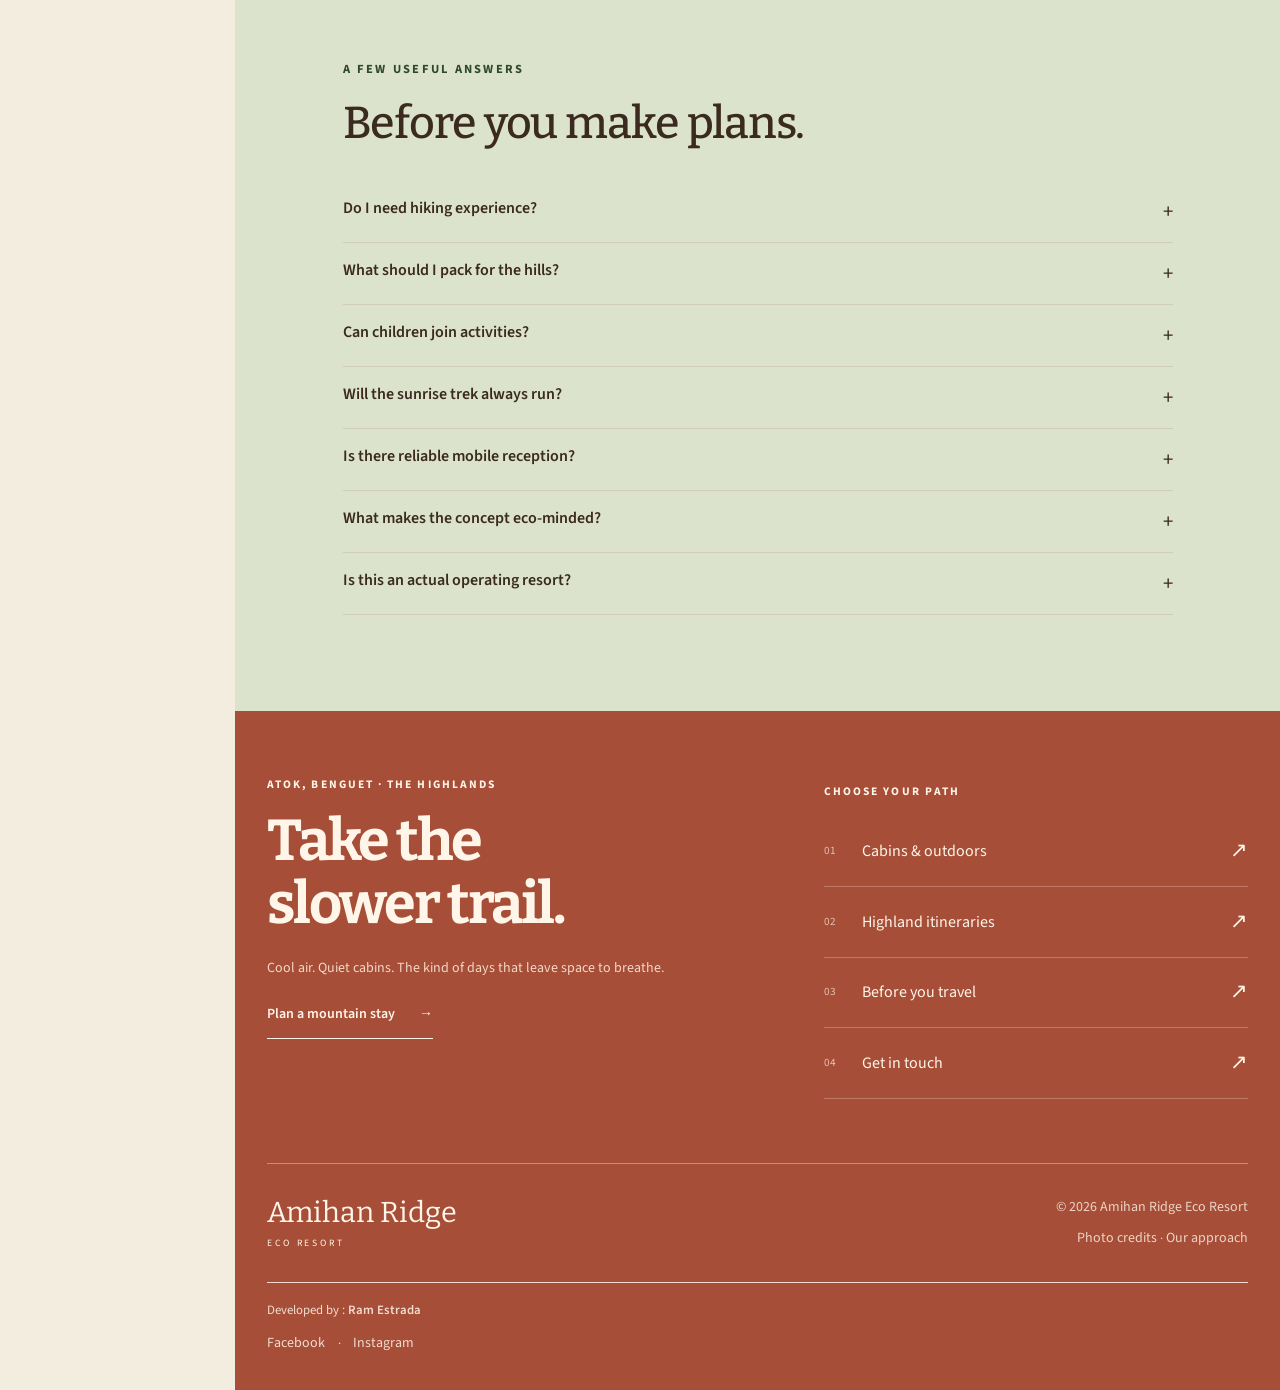
<file: booking.html>
<!DOCTYPE html><html lang="en"><head><meta charset="UTF-8"><meta name="viewport" content="width=device-width, initial-scale=1"><title>Plan a Mountain Stay &amp; Send an Inquiry | Amihan Ridge</title><meta name="description" content="Start an Amihan Ridge inquiry with dates, group size, and preferred pace. Review mountain trip FAQs and prepare a private draft without making a reservation."><meta name="theme-color" content="#2F4A2B"><meta property="og:type" content="website"><meta property="og:title" content="Plan a Mountain Stay &amp; Send an Inquiry | Amihan Ridge"><meta property="og:description" content="Start an Amihan Ridge inquiry with dates, group size, and preferred pace. Review mountain trip FAQs and prepare a private draft without making a reservation."><meta property="og:site_name" content="Amihan Ridge Eco Resort"><link rel="icon" type="image/svg+xml" href="data:image/svg+xml,%3Csvg%20xmlns%3D%22http%3A//www.w3.org/2000/svg%22%20viewBox%3D%220%200%2050%2050%22%3E%3Crect%20width%3D%2250%22%20height%3D%2250%22%20rx%3D%225%22%20fill%3D%22%232F4A2B%22/%3E%3Cg%20transform%3D%22translate%283%203%29%20scale%28.88%29%22%20fill%3D%22none%22%20stroke%3D%22%23F3EDE0%22%20stroke-width%3D%222%22%3E%3Cpath%20d%3D%22M5%2036%2019%2012l9%2014%205-8%2012%2018H5Z%22/%3E%3Cpath%20d%3D%22m14%2022%205%204%205-6M8%2043h34%22/%3E%3C/g%3E%3C/svg%3E"><link rel="preload" href="fonts/bitter-latin.woff2" as="font" type="font/woff2" crossorigin><link rel="preload" href="fonts/source-sans-3-latin.woff2" as="font" type="font/woff2" crossorigin><link rel="stylesheet" href="css/style.css"><script defer src="js/form-config.js"></script><script defer src="js/site-data.js"></script><script defer src="js/main.js"></script></head><body class="highlands"><a class="skip-link" href="#main">Skip to content</a><header class="site-header"><div class="header-inner "><a class="brand" href="index.html"><svg class="brand-mark" viewBox="0 0 50 50" fill="none" stroke="currentColor" stroke-width="1.6" stroke-linecap="round" stroke-linejoin="round" aria-hidden="true"><path d="M5 36 19 12l9 14 5-8 12 18H5Z"/><path d="m14 22 5 4 5-6M8 43h34"/></svg><span class="brand-text"><strong>Amihan Ridge</strong><span>Highland eco resort</span></span><span class="sr-only">Home</span></a><button class="menu-toggle" aria-controls="site-nav" aria-expanded="false" aria-label="Open navigation"><svg viewBox="0 0 24 24" fill="none" stroke="currentColor" stroke-width="1.6" aria-hidden="true"><path d="M3 6h18M3 12h18M3 18h18"/></svg></button><nav class="site-nav" id="site-nav" aria-label="Main navigation"><span class="nav-mobile-brand">Amihan Ridge</span><button class="menu-close" aria-label="Close navigation">×</button><ul class="nav-list"><li><a  href="index.html" >Home</a></li><li><a  href="about.html" >About</a></li><li><a  href="stay.html" >Experiences</a></li><li><a  href="packages.html" >Packages</a></li><li><a  href="gallery.html" >Gallery</a></li><li><a  href="travel-info.html" >Travel Info</a></li><li><a class="nav-book" href="booking.html" aria-current="page">Book Now</a></li><li><a  href="contact.html" >Contact</a></li></ul></nav><p class="sidebar-note">Atok, Benguet<br>A slower pace. A wider view.</p></div></header><main id="main"><section class="subhero"><div class="wrap"><div><div class="breadcrumb"><a href="index.html">Home</a> / Book Now</div><span class="eyebrow">Atok · Highland eco resort</span><h1>Start with a date.<br>Find your pace.</h1><p class="muted">Choose a stay or experience and tell us the dates you have in mind. This academic concept takes no payments and makes no reservations.</p></div><img class="" src="images/cabin-bedroom.webp" srcset="images/cabin-bedroom-480.webp 480w, images/cabin-bedroom-640.webp 640w, images/cabin-bedroom-960.webp 960w, images/cabin-bedroom.webp 1100w" sizes="(max-width:767px) calc(100vw - 32px), (max-width:1023px) 50vw, 40vw" alt="Rustic wooden cabin bedroom with warm lighting" width="1100" height="733" fetchpriority="high" decoding="async"></div></section><section class="section"><div class="wrap form-layout"><div class="form-card"><span class="eyebrow">Stay & experience inquiry</span><h2 style="font-size:2rem;margin-bottom:1.3rem">Your plans begin here.</h2><form class="inquiry-form" data-kind="booking" novalidate><p class="small muted" style="margin-bottom:1.5rem">Fields marked * are required. Current mode: inquiry draft.</p><p class="error-summary" role="alert"></p><div class="form-grid"><div class="field "><label for="f-name" >Full name *</label><input id="f-name" name="name" type="text" value="" required autocomplete="name" maxlength="100" aria-describedby="f-name-error"><span class="field-error" id="f-name-error"></span></div><div class="field "><label for="f-email" >Email *</label><input id="f-email" name="email" type="email" value="" required autocomplete="email" maxlength="160" aria-describedby="f-email-error"><span class="field-error" id="f-email-error"></span></div><div class="field "><label for="f-mobile" >Mobile (optional)</label><input id="f-mobile" name="mobile" type="tel" value=""  autocomplete="tel" maxlength="30" aria-describedby="f-mobile-error"><span class="field-error" id="f-mobile-error"></span></div><div class="field"><label for="f-item">Offering or package *</label><select name="item" id="f-item" required aria-describedby="f-item-error"><option value="">Select a room, activity, or package</option><optgroup label="Stays & experiences"><option value="glamping-tent" data-overnight="true">Ridge Glamping Tent</option><option value="wood-cabin" data-overnight="true">Woodland Cabin</option><option value="family-lodge" data-overnight="true">The Gathering Lodge</option><option value="sunrise-trek" data-overnight="false">Guided Sunrise Trek</option><option value="garden-walk" data-overnight="false">Farm &amp; Garden Walk</option><option value="stargazing" data-overnight="false">Campfire &amp; Stargazing</option><option value="retreat-pavilion" data-overnight="false">The Retreat Pavilion</option></optgroup><optgroup label="Packages"><option value="highland-escape" data-overnight="true">The Highland Pause</option><option value="adventure-camp" data-overnight="true">Trail Days &amp; Cabin Nights</option><option value="team-retreat" data-overnight="true">Room to Reconnect</option></optgroup></select><span id="f-item-error" class="field-error"></span></div><div class="field "><label for="f-checkin" >Check-in / visit date *</label><input id="f-checkin" name="checkin" type="date" value="" required  aria-describedby="f-checkin-error"><span class="field-error" id="f-checkin-error"></span></div><div class="field "><label for="f-checkout" id="checkout-label">Check-out date *</label><input id="f-checkout" name="checkout" type="date" value="" required  aria-describedby="f-checkout-error"><span class="field-error" id="f-checkout-error"></span></div><div class="field "><label for="f-adults" >Adults *</label><input id="f-adults" name="adults" type="number" value="2" required min="1" max="30" step="1" aria-describedby="f-adults-error"><span class="field-error" id="f-adults-error"></span></div><div class="field "><label for="f-children" >Children *</label><input id="f-children" name="children" type="number" value="0" required min="0" max="20" step="1" aria-describedby="f-children-error"><span class="field-error" id="f-children-error"></span></div><div class="field full"><label for="f-message" >Special requests (optional)</label><textarea id="f-message" name="message" maxlength="2000" aria-describedby="f-message-error" ></textarea><span class="field-error" id="f-message-error"></span><span class="hint">Share dietary, bedding, or accessibility needs. Do not send ID, payment information, or birthdates.</span></div><div class="full"><label class="check-row"><input type="checkbox" name="consent" id="f-consent" required aria-describedby="f-consent-error"><span>I agree that my details will be used only to respond to this inquiry. *</span></label><span class="field-error" id="f-consent-error"></span></div></div><label class="honeypot" aria-hidden="true">Leave this field empty<input name="website" tabindex="-1" autocomplete="off"></label><div class="actions"><button class="button" type="submit">Prepare inquiry</button></div><div class="form-status" hidden role="status" aria-live="polite"><h3>Your inquiry draft is ready.</h3><p class="status-copy"></p><pre></pre><div class="actions draft-actions"><button class="button secondary copy-draft" type="button">Copy draft</button><button class="button secondary download-draft" type="button">Download draft</button></div></div><noscript><div class="notice">Enable JavaScript to validate and prepare this draft. You can still browse the property information and contact details.</div></noscript></form></div><aside class="form-aside"><span class="eyebrow">How to book</span><h2>Three clear steps.</h2><ol class="steps"><li><strong>Pick your starting point.</strong><p>Choose a room, activity, or package and enter your preferred dates.</p></li><li><strong>Tell us who’s coming.</strong><p>Enter your group size and any useful preferences, including access or dietary needs.</p></li><li><strong>Review your inquiry.</strong><p>Prepare and copy or download the draft. In a live service, the owner would reply with availability, final prices, and terms.</p></li></ol><div class="notice">School project: no real payments, reservations, or online delivery. Contact and form-service details are placeholders by request.</div><p class="small muted">No account is needed. This website stores no personal information. </p><a class="text-link" href="packages.html">Compare packages first</a></aside></div></section><section class="section panel-section" id="faq"><div class="wrap"><div class="faq"><span class="eyebrow">A few useful answers</span><h2>Before you make plans.</h2><details><summary>Do I need hiking experience?</summary><p>The garden walk is a gentle option. Sunrise and longer treks require a suitability discussion with the guide; difficulty, weather, and individual health must be considered.</p></details><details><summary>What should I pack for the hills?</summary><p>Bring layers, a rain shell, grippy closed shoes, water, a torch, and personal medication. Pack out any waste from trail days.</p></details><details><summary>Can children join activities?</summary><p>Garden visits can suit supervised children. Ask about route suitability before booking a trek; there is no blanket age guarantee.</p></details><details><summary>Will the sunrise trek always run?</summary><p>No. Guides may alter or cancel trails for rain, poor visibility, road disruption, or other safety concerns.</p></details><details><summary>Is there reliable mobile reception?</summary><p>Mountain signal can vary. Download route information before travel and confirm any work-related connectivity needs.</p></details><details><summary>What makes the concept eco-minded?</summary><p>The concept uses refill points, waste sorting, local purchasing, small guided groups, and designated trails. These are proposed practices, not certified environmental claims.</p></details><details><summary>Is this an actual operating resort?</summary><p>No. Amihan Ridge is a fictional academic concept. Its rates and facilities are illustrative, and no reservations or payments are made here.</p></details></div></div></section></main><footer class="site-footer footer-redesign ridge-footer"><div class="footer-shell"><div class="ridge-main"><div class="ridge-letter"><p class="footer-label">Atok, Benguet · The highlands</p><h2>Take the<br>slower trail.</h2><p>Cool air. Quiet cabins. The kind of days that leave space to breathe.</p><a class="ridge-cta" href="booking.html">Plan a mountain stay <span aria-hidden="true">→</span></a></div><div class="ridge-directory"><p class="footer-label">Choose your path</p><nav aria-label="Footer navigation"><a href="stay.html"><span>01</span>Cabins &amp; outdoors<span aria-hidden="true">↗</span></a><a href="packages.html"><span>02</span>Highland itineraries<span aria-hidden="true">↗</span></a><a href="travel-info.html"><span>03</span>Before you travel<span aria-hidden="true">↗</span></a><a href="contact.html"><span>04</span>Get in touch<span aria-hidden="true">↗</span></a></nav></div></div><div class="ridge-ground"><a href="index.html" class="ridge-wordmark">Amihan Ridge<small>ECO RESORT</small></a><div class="footer-fine"><p>© 2026 Amihan Ridge Eco Resort</p><a href="gallery.html#photo-credits">Photo credits</a><span aria-hidden="true"> · </span><a href="about.html">Our approach</a></div></div><div class="developer-credit"><p>Developed by : <strong>Ram Estrada</strong></p><p class="developer-socials"><a href="https://www.facebook.com/ram.estrada.2025" target="_blank" rel="noopener noreferrer">Facebook</a><span aria-hidden="true"> · </span><a href="https://www.instagram.com/im_ram_estrada28?stkn=MXRibndydWdhMDRjNw==" target="_blank" rel="noopener noreferrer">Instagram</a></p></div></div></footer></body></html>
</file>
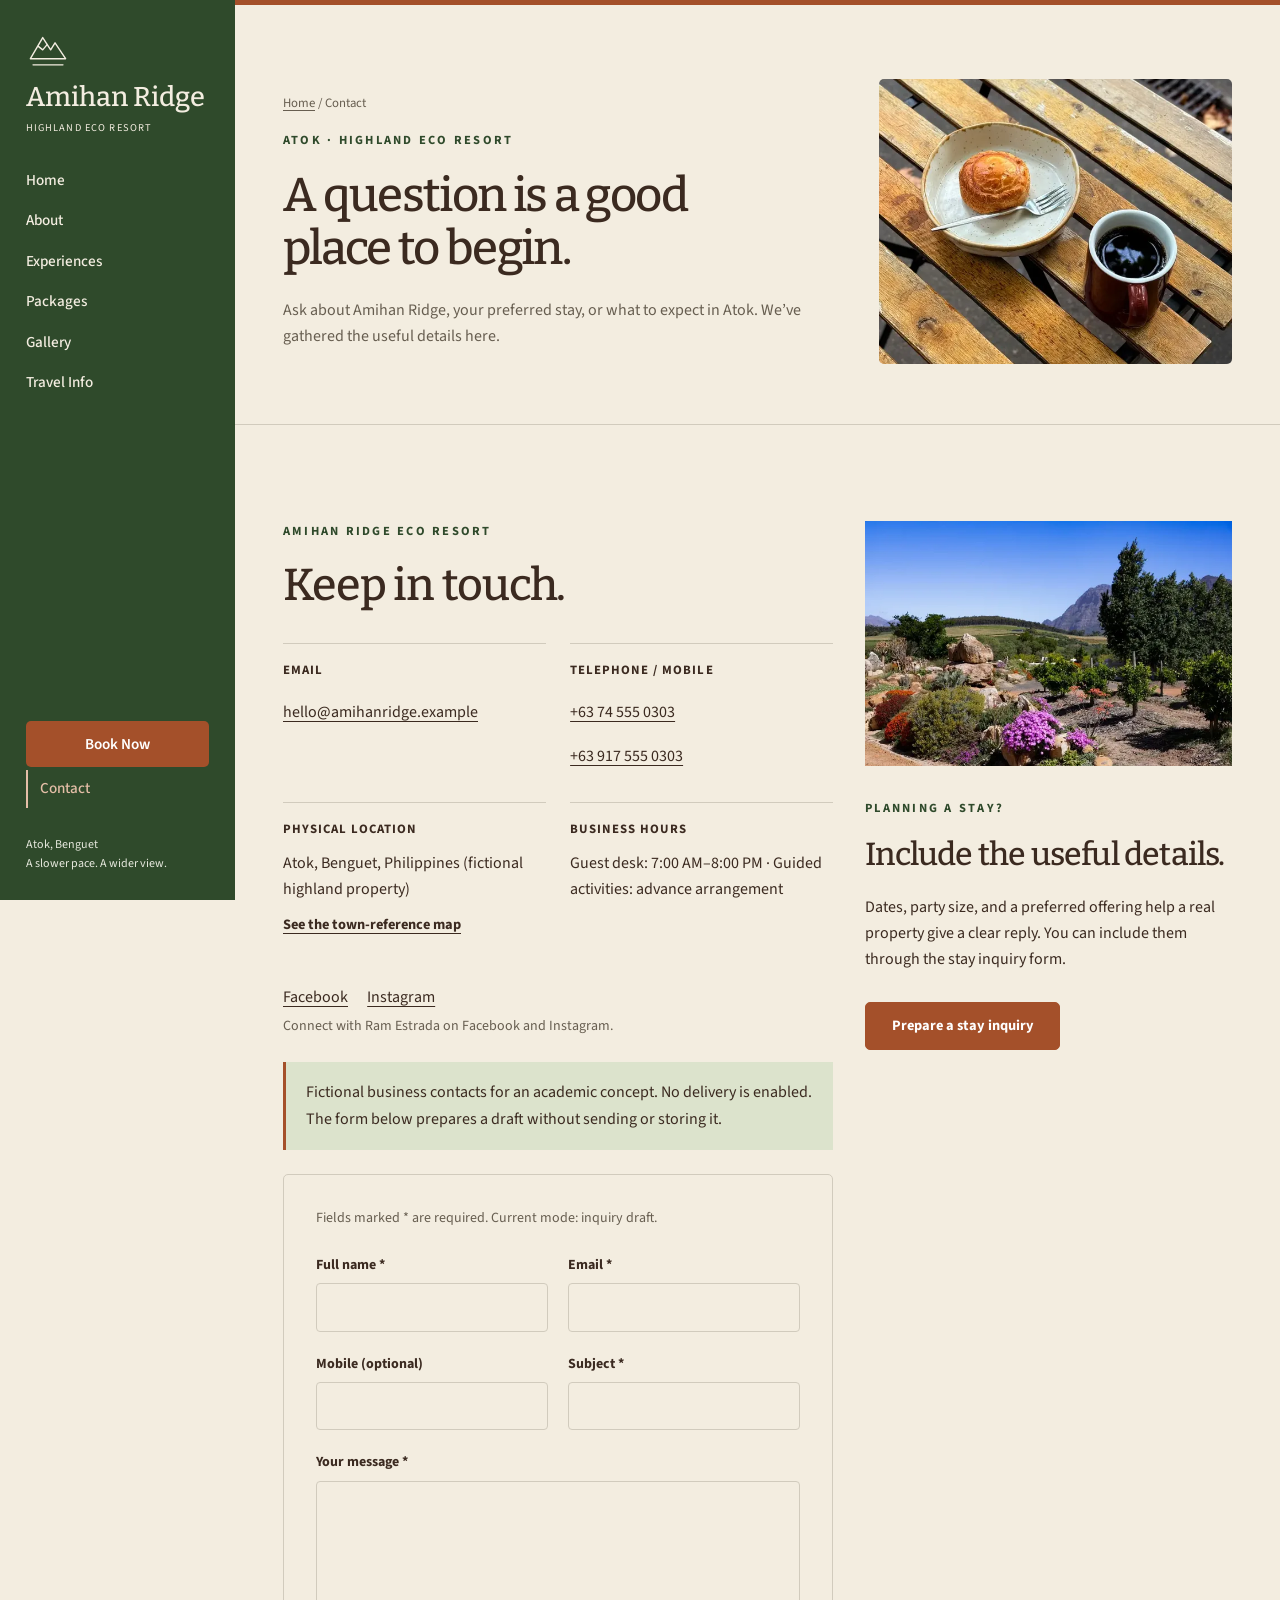
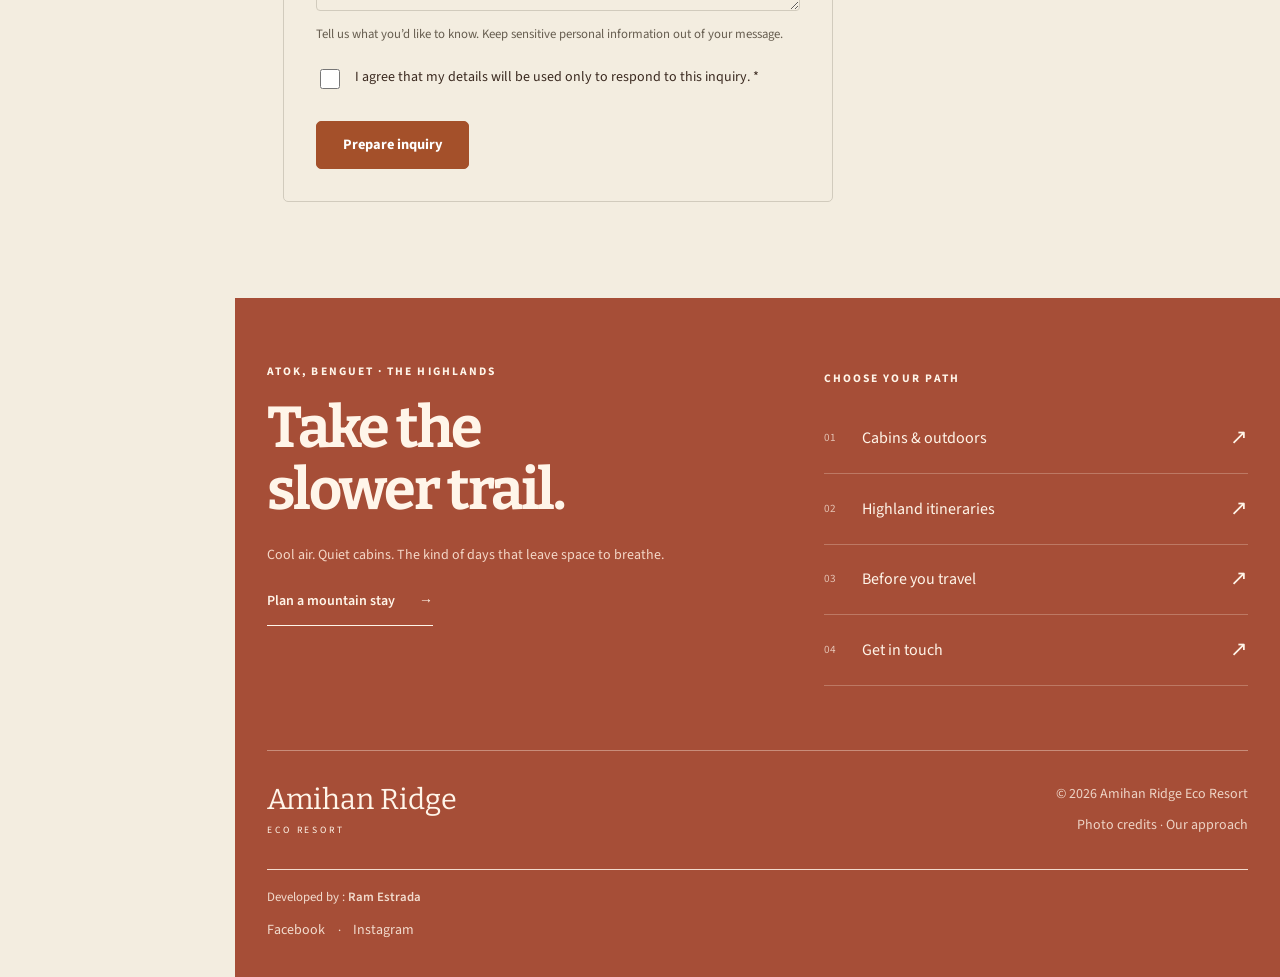
<file: contact.html>
<!doctype html>
<html lang="en">
  <head>
    <meta charset="UTF-8" />
    <meta name="viewport" content="width=device-width, initial-scale=1" />
    <title>
      Contact &amp; Highland Planning Questions | Amihan Ridge Resort
    </title>
    <meta
      name="description"
      content="Contact the Amihan Ridge concept for mountain planning questions. Find fictional business details, hours, the town-reference guide, and a simple inquiry form."
    />
    <meta name="theme-color" content="#2F4A2B" />
    <meta property="og:type" content="website" />
    <meta
      property="og:title"
      content="Contact &amp; Highland Planning Questions | Amihan Ridge Resort"
    />
    <meta
      property="og:description"
      content="Contact the Amihan Ridge concept for mountain planning questions. Find fictional business details, hours, the town-reference guide, and a simple inquiry form."
    />
    <meta property="og:site_name" content="Amihan Ridge Eco Resort" />
    <link
      rel="icon"
      type="image/svg+xml"
      href="data:image/svg+xml,%3Csvg%20xmlns%3D%22http%3A//www.w3.org/2000/svg%22%20viewBox%3D%220%200%2050%2050%22%3E%3Crect%20width%3D%2250%22%20height%3D%2250%22%20rx%3D%225%22%20fill%3D%22%232F4A2B%22/%3E%3Cg%20transform%3D%22translate%283%203%29%20scale%28.88%29%22%20fill%3D%22none%22%20stroke%3D%22%23F3EDE0%22%20stroke-width%3D%222%22%3E%3Cpath%20d%3D%22M5%2036%2019%2012l9%2014%205-8%2012%2018H5Z%22/%3E%3Cpath%20d%3D%22m14%2022%205%204%205-6M8%2043h34%22/%3E%3C/g%3E%3C/svg%3E"
    />
    <link
      rel="preload"
      href="fonts/bitter-latin.woff2"
      as="font"
      type="font/woff2"
      crossorigin
    />
    <link
      rel="preload"
      href="fonts/source-sans-3-latin.woff2"
      as="font"
      type="font/woff2"
      crossorigin
    />
    <link rel="stylesheet" href="css/style.css" />
    <script defer src="js/form-config.js"></script>
    <script defer src="js/site-data.js"></script>
    <script defer src="js/main.js"></script>
  </head>
  <body class="highlands">
    <a class="skip-link" href="#main">Skip to content</a>
    <header class="site-header">
      <div class="header-inner">
        <a class="brand" href="index.html"
          ><svg
            class="brand-mark"
            viewBox="0 0 50 50"
            fill="none"
            stroke="currentColor"
            stroke-width="1.6"
            stroke-linecap="round"
            stroke-linejoin="round"
            aria-hidden="true"
          >
            <path d="M5 36 19 12l9 14 5-8 12 18H5Z" />
            <path d="m14 22 5 4 5-6M8 43h34" /></svg
          ><span class="brand-text"
            ><strong>Amihan Ridge</strong><span>Highland eco resort</span></span
          ><span class="sr-only">Home</span></a
        ><button
          class="menu-toggle"
          aria-controls="site-nav"
          aria-expanded="false"
          aria-label="Open navigation"
        >
          <svg
            viewBox="0 0 24 24"
            fill="none"
            stroke="currentColor"
            stroke-width="1.6"
            aria-hidden="true"
          >
            <path d="M3 6h18M3 12h18M3 18h18" />
          </svg>
        </button>
        <nav class="site-nav" id="site-nav" aria-label="Main navigation">
          <span class="nav-mobile-brand">Amihan Ridge</span
          ><button class="menu-close" aria-label="Close navigation">×</button>
          <ul class="nav-list">
            <li><a href="index.html">Home</a></li>
            <li><a href="about.html">About</a></li>
            <li><a href="stay.html">Experiences</a></li>
            <li><a href="packages.html">Packages</a></li>
            <li><a href="gallery.html">Gallery</a></li>
            <li><a href="travel-info.html">Travel Info</a></li>
            <li><a class="nav-book" href="booking.html">Book Now</a></li>
            <li><a href="contact.html" aria-current="page">Contact</a></li>
          </ul>
        </nav>
        <p class="sidebar-note">
          Atok, Benguet<br />A slower pace. A wider view.
        </p>
      </div>
    </header>
    <main id="main">
      <section class="subhero">
        <div class="wrap">
          <div>
            <div class="breadcrumb">
              <a href="index.html">Home</a> / Contact
            </div>
            <span class="eyebrow">Atok · Highland eco resort</span>
            <h1>A question is a good<br />place to begin.</h1>
            <p class="muted">
              Ask about Amihan Ridge, your preferred stay, or what to expect in
              Atok. We’ve gathered the useful details here.
            </p>
          </div>
          <img
            class=""
            src="images/coffee-pastry.webp"
            srcset="
              images/coffee-pastry-480.webp  480w,
              images/coffee-pastry-640.webp  640w,
              images/coffee-pastry-960.webp  960w,
              images/coffee-pastry.webp     1100w
            "
            sizes="(max-width:767px) calc(100vw - 32px), (max-width:1023px) 50vw, 40vw"
            alt="Coffee and a pastry on an outdoor wooden table"
            width="1100"
            height="1467"
            fetchpriority="high"
            decoding="async"
          />
        </div>
      </section>
      <section class="section">
        <div class="wrap form-layout">
          <div>
            <span class="eyebrow">Amihan Ridge Eco Resort</span>
            <h2 style="margin-bottom: 2rem">Keep in touch.</h2>
            <div class="contact-details">
              <div>
                <strong>Email</strong
                ><a href="mailto:hello@amihanridge.example"
                  >hello@amihanridge.example</a
                >
              </div>
              <div>
                <strong>Telephone / mobile</strong
                ><a href="tel:+63745550303">+63 74 555 0303</a><br /><a
                  href="tel:+639175550303"
                  >+63 917 555 0303</a
                >
              </div>
              <div>
                <strong>Physical location</strong>
                <p>Atok, Benguet, Philippines (fictional highland property)</p>
                <a class="text-link" href="travel-info.html#location-map"
                  >See the town-reference map</a
                >
              </div>
              <div>
                <strong>Business hours</strong>
                <p>
                  Guest desk: 7:00 AM–8:00 PM · Guided activities: advance
                  arrangement
                </p>
              </div>
            </div>
            <div class="social-links">
              <a
                href="https://www.facebook.com/ram.estrada.2025"
                target="_blank"
                rel="noopener noreferrer"
                >Facebook</a
              ><a
                href="https://www.instagram.com/im_ram_estrada28?stkn=MXRibndydWdhMDRjNw=="
                target="_blank"
                rel="noopener noreferrer"
                >Instagram</a
              >
            </div>
            <p class="small muted">
              Connect with Ram Estrada on Facebook and Instagram.
            </p>
            <div class="notice">
              Fictional business contacts for an academic concept. No delivery
              is enabled. The form below prepares a draft without sending or
              storing it.
            </div>
            <div class="form-card">
              <form class="inquiry-form" data-kind="contact" novalidate>
                <p class="small muted" style="margin-bottom: 1.5rem">
                  Fields marked * are required. Current mode: inquiry draft.
                </p>
                <p class="error-summary" role="alert"></p>
                <div class="form-grid">
                  <div class="field">
                    <label for="f-name">Full name *</label
                    ><input
                      id="f-name"
                      name="name"
                      type="text"
                      value=""
                      required
                      autocomplete="name"
                      maxlength="100"
                      aria-describedby="f-name-error"
                    /><span class="field-error" id="f-name-error"></span>
                  </div>
                  <div class="field">
                    <label for="f-email">Email *</label
                    ><input
                      id="f-email"
                      name="email"
                      type="email"
                      value=""
                      required
                      autocomplete="email"
                      maxlength="160"
                      aria-describedby="f-email-error"
                    /><span class="field-error" id="f-email-error"></span>
                  </div>
                  <div class="field">
                    <label for="f-mobile">Mobile (optional)</label
                    ><input
                      id="f-mobile"
                      name="mobile"
                      type="tel"
                      value=""
                      autocomplete="tel"
                      maxlength="30"
                      aria-describedby="f-mobile-error"
                    /><span class="field-error" id="f-mobile-error"></span>
                  </div>
                  <div class="field">
                    <label for="f-subject">Subject *</label
                    ><input
                      id="f-subject"
                      name="subject"
                      type="text"
                      value=""
                      required
                      maxlength="150"
                      aria-describedby="f-subject-error"
                    /><span class="field-error" id="f-subject-error"></span>
                  </div>
                  <div class="field full">
                    <label for="f-message">Your message *</label
                    ><textarea
                      id="f-message"
                      name="message"
                      maxlength="2000"
                      aria-describedby="f-message-error"
                      required
                    ></textarea
                    ><span class="field-error" id="f-message-error"></span
                    ><span class="hint"
                      >Tell us what you’d like to know. Keep sensitive personal
                      information out of your message.</span
                    >
                  </div>
                  <div class="full">
                    <label class="check-row"
                      ><input
                        type="checkbox"
                        name="consent"
                        id="f-consent"
                        required
                        aria-describedby="f-consent-error"
                      /><span
                        >I agree that my details will be used only to respond to
                        this inquiry. *</span
                      ></label
                    ><span class="field-error" id="f-consent-error"></span>
                  </div>
                </div>
                <label class="honeypot" aria-hidden="true"
                  >Leave this field empty<input
                    name="website"
                    tabindex="-1"
                    autocomplete="off"
                /></label>
                <div class="actions">
                  <button class="button" type="submit">Prepare inquiry</button>
                </div>
                <div
                  class="form-status"
                  hidden
                  role="status"
                  aria-live="polite"
                >
                  <h3>Your inquiry draft is ready.</h3>
                  <p class="status-copy"></p>
                  <pre></pre>
                  <div class="actions draft-actions">
                    <button class="button secondary copy-draft" type="button">
                      Copy draft</button
                    ><button
                      class="button secondary download-draft"
                      type="button"
                    >
                      Download draft
                    </button>
                  </div>
                </div>
                <noscript
                  ><div class="notice">
                    Enable JavaScript to validate and prepare this draft. You
                    can still browse the property information and contact
                    details.
                  </div></noscript
                >
              </form>
            </div>
          </div>
          <aside class="form-aside">
            <img
              class=""
              src="images/garden.webp"
              srcset="
                images/garden-480.webp  480w,
                images/garden-640.webp  640w,
                images/garden-960.webp  960w,
                images/garden.webp     1100w
              "
              sizes="(max-width:767px) calc(100vw - 32px), (max-width:1023px) 50vw, 40vw"
              alt="Colorful flower garden with a green mountain backdrop"
              width="1100"
              height="734"
              loading="lazy"
              decoding="async"
            />
            <div style="margin-top: 2rem">
              <span class="eyebrow">Planning a stay?</span>
              <h2>Include the useful details.</h2>
              <p>
                Dates, party size, and a preferred offering help a real property
                give a clear reply. You can include them through the stay
                inquiry form.
              </p>
              <div class="actions">
                <a class="button" href="booking.html">Prepare a stay inquiry</a>
              </div>
            </div>
          </aside>
        </div>
      </section>
    </main>
    <footer class="site-footer footer-redesign ridge-footer">
      <div class="footer-shell">
        <div class="ridge-main">
          <div class="ridge-letter">
            <p class="footer-label">Atok, Benguet · The highlands</p>
            <h2>Take the<br />slower trail.</h2>
            <p>
              Cool air. Quiet cabins. The kind of days that leave space to
              breathe.
            </p>
            <a class="ridge-cta" href="booking.html"
              >Plan a mountain stay <span aria-hidden="true">→</span></a
            >
          </div>
          <div class="ridge-directory">
            <p class="footer-label">Choose your path</p>
            <nav aria-label="Footer navigation">
              <a href="stay.html"
                ><span>01</span>Cabins &amp; outdoors<span aria-hidden="true"
                  >↗</span
                ></a
              ><a href="packages.html"
                ><span>02</span>Highland itineraries<span aria-hidden="true"
                  >↗</span
                ></a
              ><a href="travel-info.html"
                ><span>03</span>Before you travel<span aria-hidden="true"
                  >↗</span
                ></a
              ><a href="contact.html"
                ><span>04</span>Get in touch<span aria-hidden="true">↗</span></a
              >
            </nav>
          </div>
        </div>
        <div class="ridge-ground">
          <a href="index.html" class="ridge-wordmark"
            >Amihan Ridge<small>ECO RESORT</small></a
          >
          <div class="footer-fine">
            <p>© 2026 Amihan Ridge Eco Resort</p>
            <a href="gallery.html#photo-credits">Photo credits</a
            ><span aria-hidden="true"> · </span
            ><a href="about.html">Our approach</a>
          </div>
        </div>
      <div class="developer-credit"><p>Developed by : <strong>Ram Estrada</strong></p><p class="developer-socials"><a href="https://www.facebook.com/ram.estrada.2025" target="_blank" rel="noopener noreferrer">Facebook</a><span aria-hidden="true"> · </span><a href="https://www.instagram.com/im_ram_estrada28?stkn=MXRibndydWdhMDRjNw==" target="_blank" rel="noopener noreferrer">Instagram</a></p></div></div>
    </footer>
  </body>
</html>
</file>
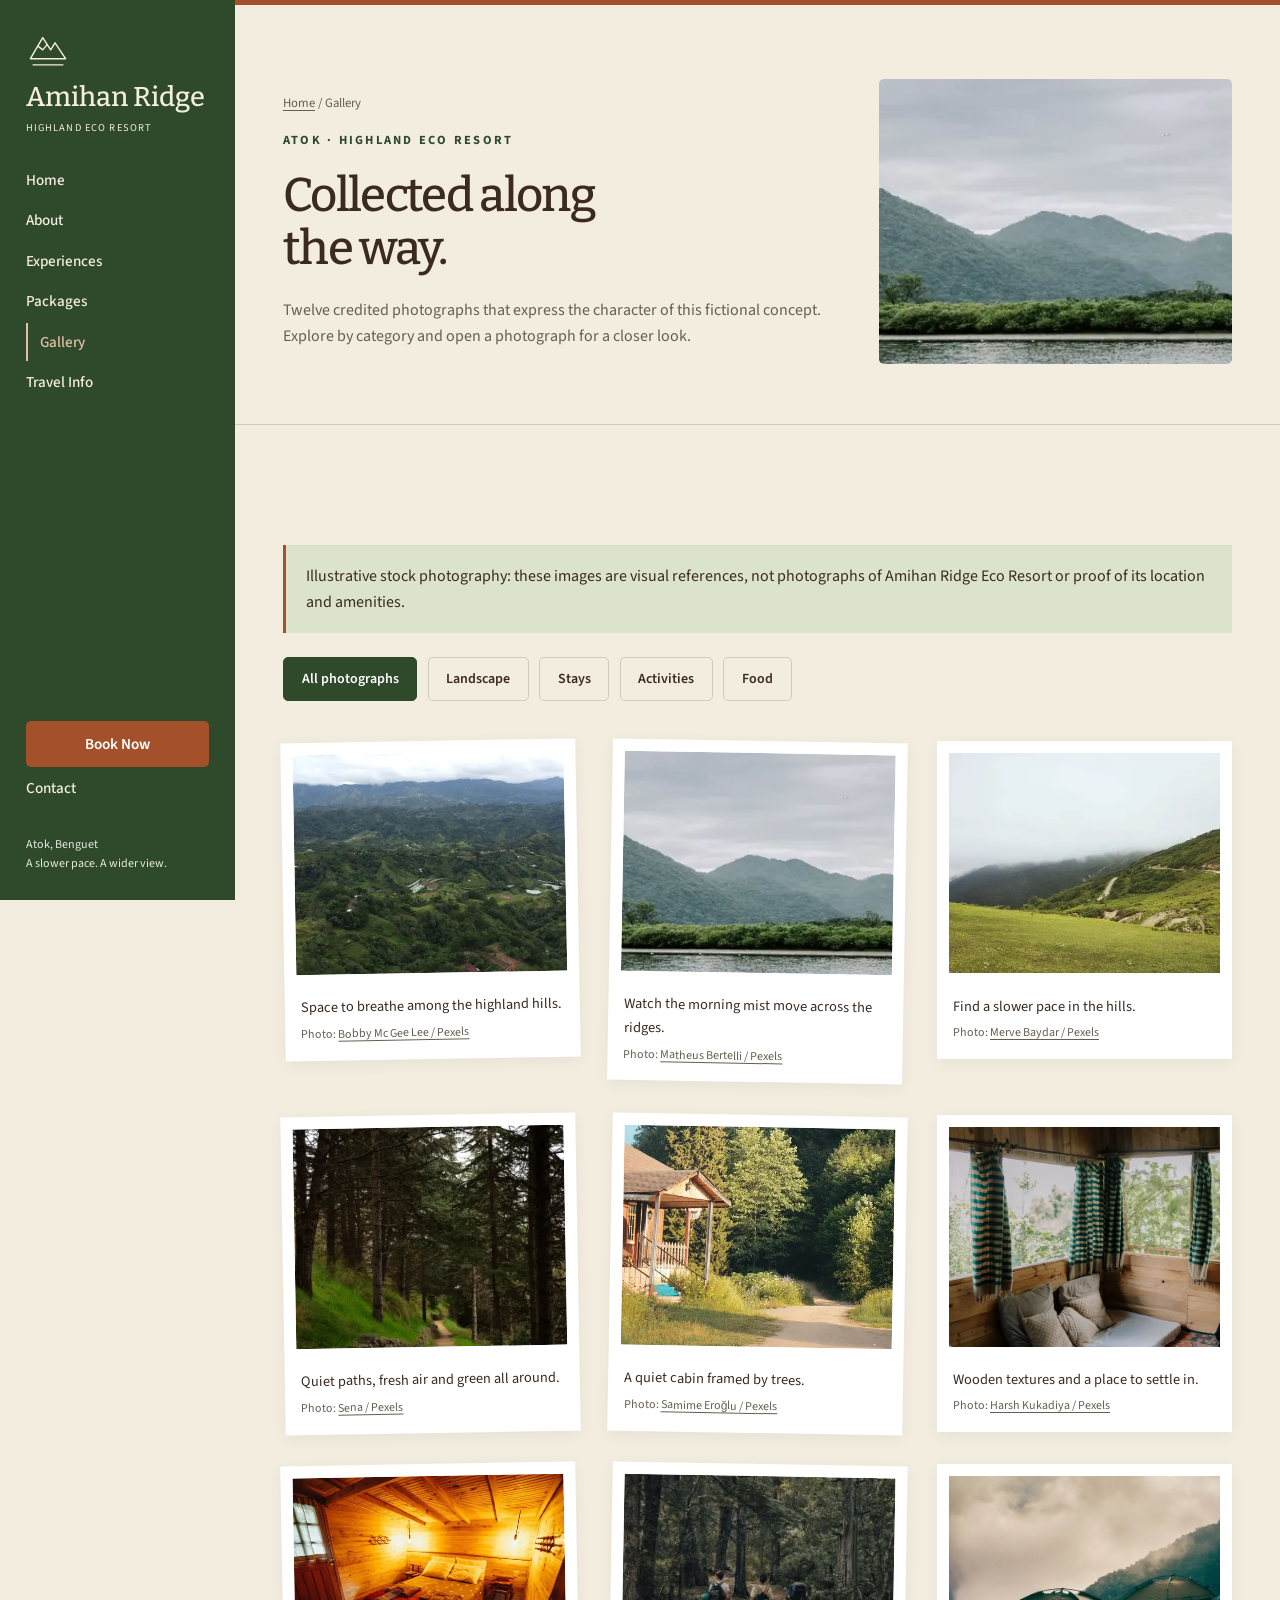
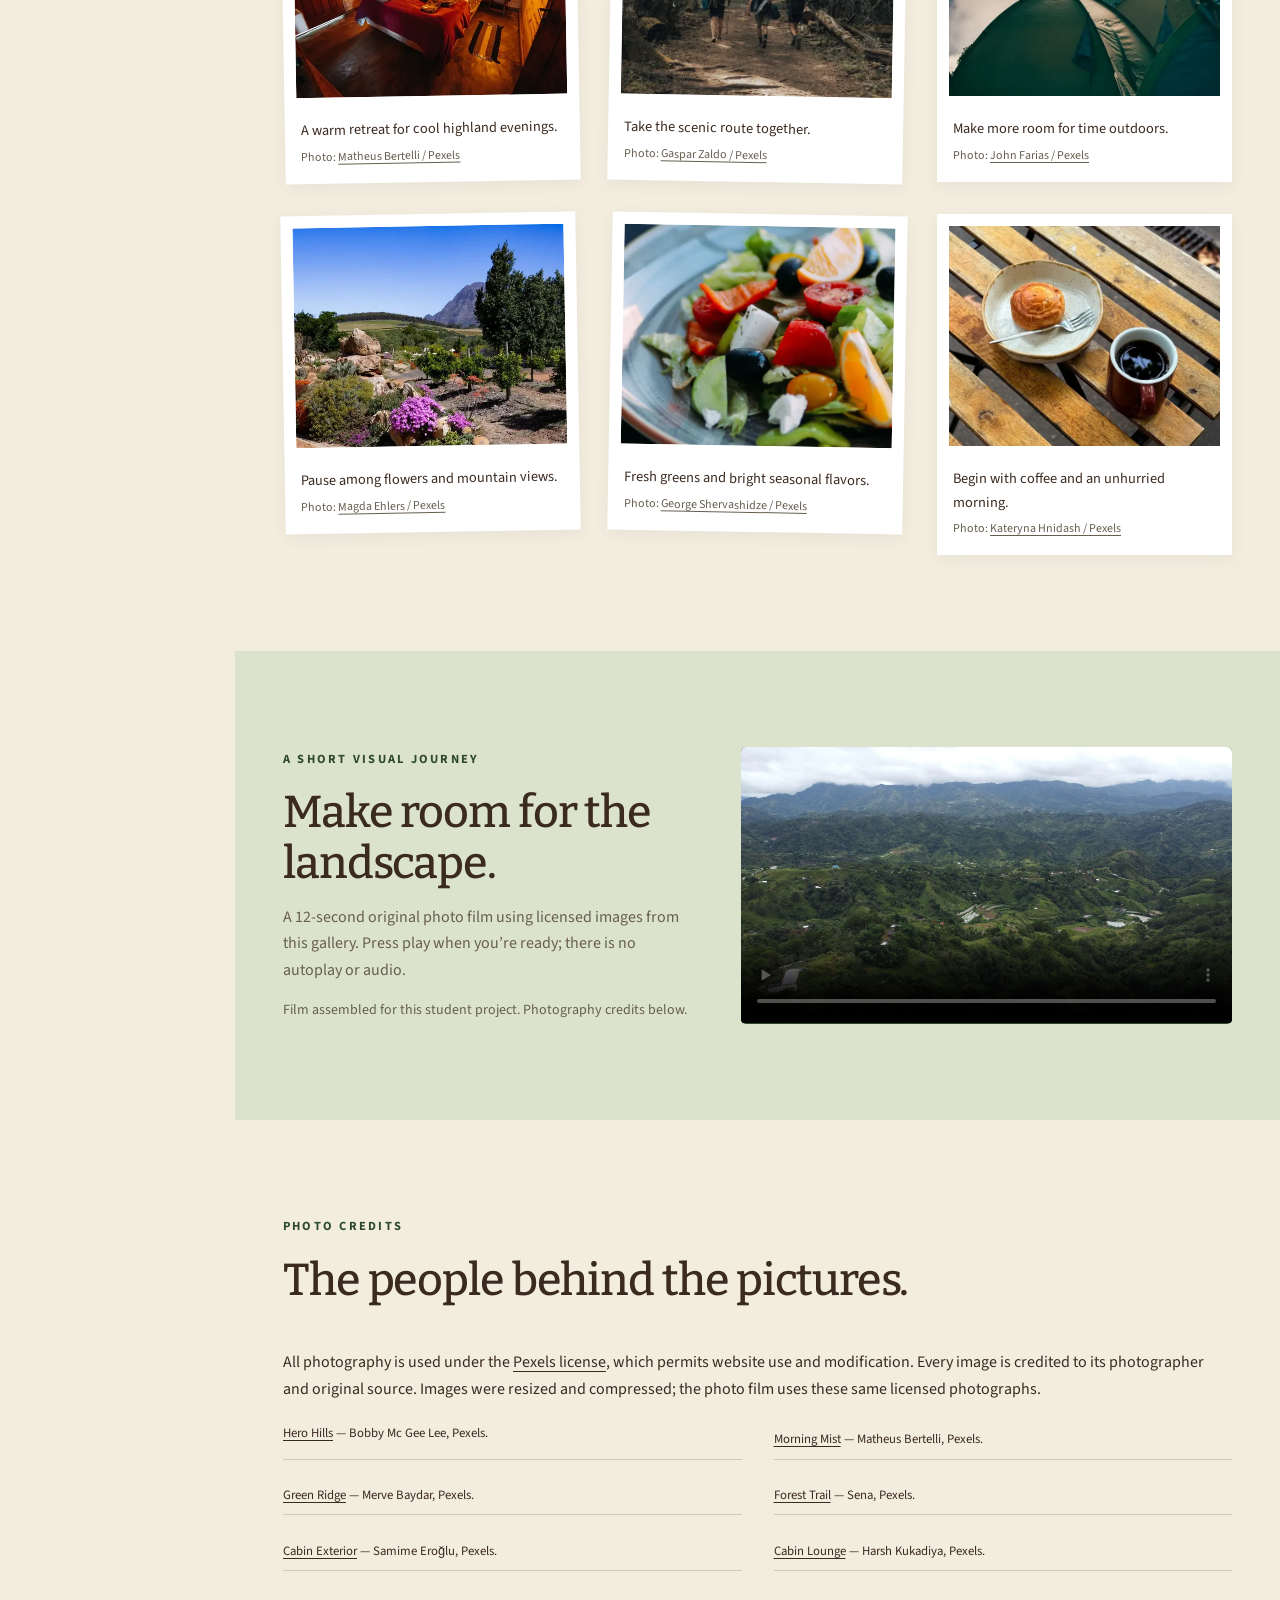
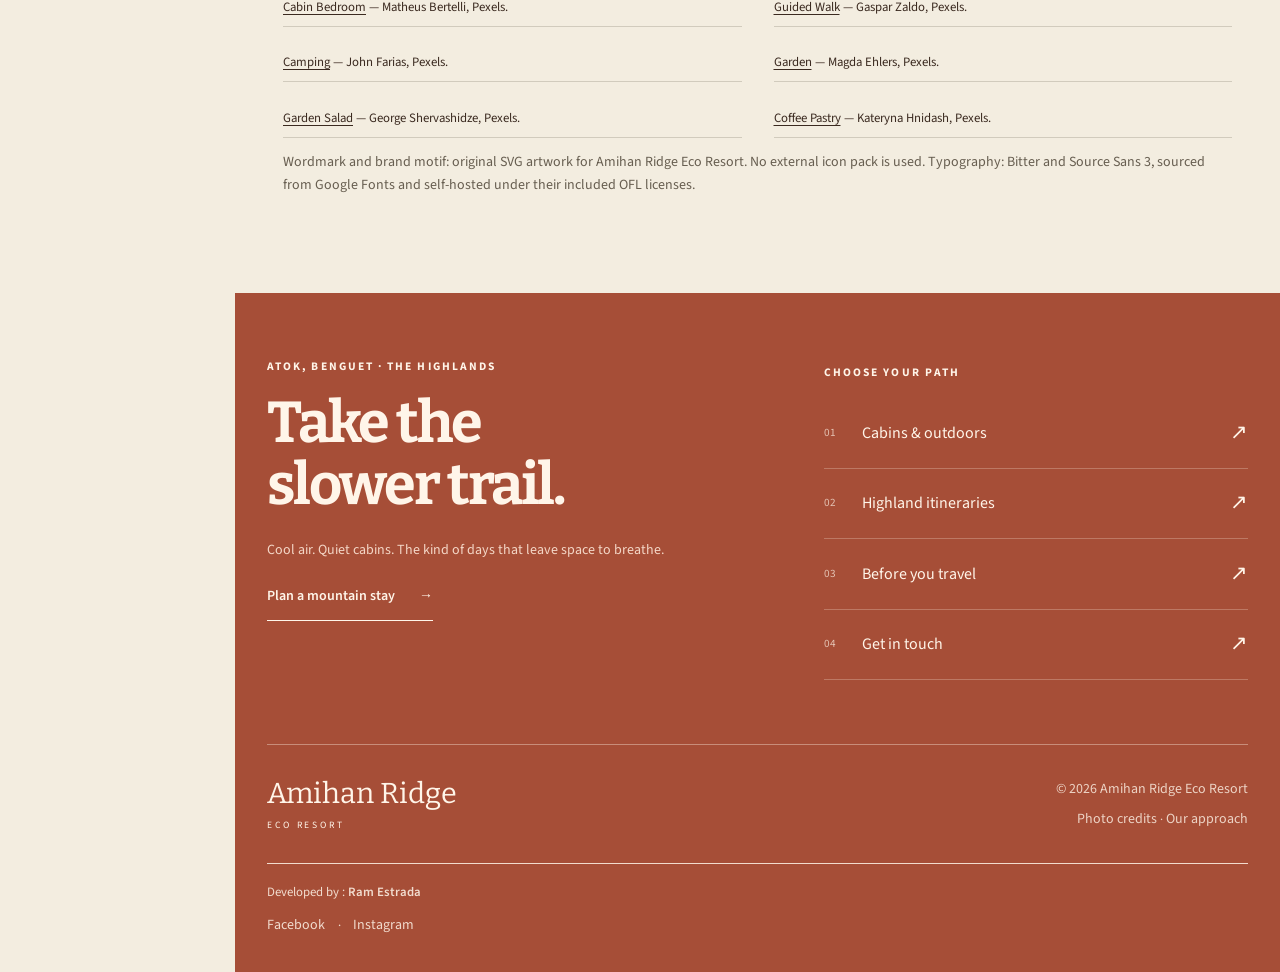
<file: gallery.html>
<!DOCTYPE html><html lang="en"><head><meta charset="UTF-8"><meta name="viewport" content="width=device-width, initial-scale=1"><title>Mountain Photo Gallery &amp; Credits | Amihan Ridge Eco Resort</title><meta name="description" content="Browse twelve credited landscape, cabin, activity, and food photos for Amihan Ridge. Open the gallery viewer and watch an original short licensed photo film."><meta name="theme-color" content="#2F4A2B"><meta property="og:type" content="website"><meta property="og:title" content="Mountain Photo Gallery &amp; Credits | Amihan Ridge Eco Resort"><meta property="og:description" content="Browse twelve credited landscape, cabin, activity, and food photos for Amihan Ridge. Open the gallery viewer and watch an original short licensed photo film."><meta property="og:site_name" content="Amihan Ridge Eco Resort"><link rel="icon" type="image/svg+xml" href="data:image/svg+xml,%3Csvg%20xmlns%3D%22http%3A//www.w3.org/2000/svg%22%20viewBox%3D%220%200%2050%2050%22%3E%3Crect%20width%3D%2250%22%20height%3D%2250%22%20rx%3D%225%22%20fill%3D%22%232F4A2B%22/%3E%3Cg%20transform%3D%22translate%283%203%29%20scale%28.88%29%22%20fill%3D%22none%22%20stroke%3D%22%23F3EDE0%22%20stroke-width%3D%222%22%3E%3Cpath%20d%3D%22M5%2036%2019%2012l9%2014%205-8%2012%2018H5Z%22/%3E%3Cpath%20d%3D%22m14%2022%205%204%205-6M8%2043h34%22/%3E%3C/g%3E%3C/svg%3E"><link rel="preload" href="fonts/bitter-latin.woff2" as="font" type="font/woff2" crossorigin><link rel="preload" href="fonts/source-sans-3-latin.woff2" as="font" type="font/woff2" crossorigin><link rel="stylesheet" href="css/style.css"><script defer src="js/form-config.js"></script><script defer src="js/site-data.js"></script><script defer src="js/main.js"></script></head><body class="highlands"><a class="skip-link" href="#main">Skip to content</a><header class="site-header"><div class="header-inner "><a class="brand" href="index.html"><svg class="brand-mark" viewBox="0 0 50 50" fill="none" stroke="currentColor" stroke-width="1.6" stroke-linecap="round" stroke-linejoin="round" aria-hidden="true"><path d="M5 36 19 12l9 14 5-8 12 18H5Z"/><path d="m14 22 5 4 5-6M8 43h34"/></svg><span class="brand-text"><strong>Amihan Ridge</strong><span>Highland eco resort</span></span><span class="sr-only">Home</span></a><button class="menu-toggle" aria-controls="site-nav" aria-expanded="false" aria-label="Open navigation"><svg viewBox="0 0 24 24" fill="none" stroke="currentColor" stroke-width="1.6" aria-hidden="true"><path d="M3 6h18M3 12h18M3 18h18"/></svg></button><nav class="site-nav" id="site-nav" aria-label="Main navigation"><span class="nav-mobile-brand">Amihan Ridge</span><button class="menu-close" aria-label="Close navigation">×</button><ul class="nav-list"><li><a  href="index.html" >Home</a></li><li><a  href="about.html" >About</a></li><li><a  href="stay.html" >Experiences</a></li><li><a  href="packages.html" >Packages</a></li><li><a  href="gallery.html" aria-current="page">Gallery</a></li><li><a  href="travel-info.html" >Travel Info</a></li><li><a class="nav-book" href="booking.html" >Book Now</a></li><li><a  href="contact.html" >Contact</a></li></ul></nav><p class="sidebar-note">Atok, Benguet<br>A slower pace. A wider view.</p></div></header><main id="main"><section class="subhero"><div class="wrap"><div><div class="breadcrumb"><a href="index.html">Home</a> / Gallery</div><span class="eyebrow">Atok · Highland eco resort</span><h1>Collected along<br>the way.</h1><p class="muted">Twelve credited photographs that express the character of this fictional concept. Explore by category and open a photograph for a closer look.</p></div><img class="" src="images/morning-mist.webp" srcset="images/morning-mist-480.webp 480w, images/morning-mist-640.webp 640w, images/morning-mist-960.webp 960w, images/morning-mist.webp 1100w" sizes="(max-width:767px) calc(100vw - 32px), (max-width:1023px) 50vw, 40vw" alt="Misty green mountains and a river beneath an overcast sky" width="1100" height="619" fetchpriority="high" decoding="async"></div></section><section class="section"><div class="wrap"><div class="notice">Illustrative stock photography: these images are visual references, not photographs of Amihan Ridge Eco Resort or proof of its location and amenities.</div><div class="filters" aria-label="Filter photographs"><button class="filter" data-filter="all" aria-pressed="true">All photographs</button><button class="filter" data-filter="landscape" aria-pressed="false">Landscape</button><button class="filter" data-filter="stays" aria-pressed="false">Stays</button><button class="filter" data-filter="activities" aria-pressed="false">Activities</button><button class="filter" data-filter="food" aria-pressed="false">Food</button></div><p id="gallery-count" class="sr-only" aria-live="polite">12 photographs</p><div class="gallery-grid"><figure class="gallery-item" data-category="landscape"><button aria-label="View photo: Space to breathe among the highland hills." data-src="images/hero-hills.webp" data-alt="Green mountain hills and cultivated valleys under a cloudy sky" data-caption="Space to breathe among the highland hills." data-photographer="Bobby Mc Gee Lee"><img class="" src="images/hero-hills.webp" srcset="images/hero-hills-480.webp 480w, images/hero-hills-640.webp 640w, images/hero-hills-960.webp 960w, images/hero-hills.webp 1800w" sizes="(max-width:767px) calc(100vw - 32px), (max-width:1023px) 50vw, 40vw" alt="Green mountain hills and cultivated valleys under a cloudy sky" width="1800" height="1013" loading="lazy" decoding="async"></button><figcaption>Space to breathe among the highland hills.<span class="credit">Photo: <a href="https://www.pexels.com/photo/green-hills-landscape-18525456/" target="_blank" rel="noopener noreferrer">Bobby Mc Gee Lee / Pexels</a></span></figcaption></figure><figure class="gallery-item" data-category="landscape"><button aria-label="View photo: Watch the morning mist move across the ridges." data-src="images/morning-mist.webp" data-alt="Misty green mountains and a river beneath an overcast sky" data-caption="Watch the morning mist move across the ridges." data-photographer="Matheus Bertelli"><img class="" src="images/morning-mist.webp" srcset="images/morning-mist-480.webp 480w, images/morning-mist-640.webp 640w, images/morning-mist-960.webp 960w, images/morning-mist.webp 1100w" sizes="(max-width:767px) calc(100vw - 32px), (max-width:1023px) 50vw, 40vw" alt="Misty green mountains and a river beneath an overcast sky" width="1100" height="619" loading="lazy" decoding="async"></button><figcaption>Watch the morning mist move across the ridges.<span class="credit">Photo: <a href="https://www.pexels.com/photo/landscape-with-green-hills-in-mist-13872404/" target="_blank" rel="noopener noreferrer">Matheus Bertelli / Pexels</a></span></figcaption></figure><figure class="gallery-item" data-category="landscape"><button aria-label="View photo: Find a slower pace in the hills." data-src="images/green-ridge.webp" data-alt="Green hillside with a narrow path beneath misty clouds" data-caption="Find a slower pace in the hills." data-photographer="Merve Baydar"><img class="" src="images/green-ridge.webp" srcset="images/green-ridge-480.webp 480w, images/green-ridge-640.webp 640w, images/green-ridge-960.webp 960w, images/green-ridge.webp 1100w" sizes="(max-width:767px) calc(100vw - 32px), (max-width:1023px) 50vw, 40vw" alt="Green hillside with a narrow path beneath misty clouds" width="1100" height="733" loading="lazy" decoding="async"></button><figcaption>Find a slower pace in the hills.<span class="credit">Photo: <a href="https://www.pexels.com/photo/misty-mountain-landscape-with-green-hillside-33653193/" target="_blank" rel="noopener noreferrer">Merve Baydar / Pexels</a></span></figcaption></figure><figure class="gallery-item" data-category="landscape"><button aria-label="View photo: Quiet paths, fresh air and green all around." data-src="images/forest-trail.webp" data-alt="Narrow hiking trail among tall trees and green forest foliage" data-caption="Quiet paths, fresh air and green all around." data-photographer="Sena"><img class="" src="images/forest-trail.webp" srcset="images/forest-trail-480.webp 480w, images/forest-trail-640.webp 640w, images/forest-trail-960.webp 960w, images/forest-trail.webp 1100w" sizes="(max-width:767px) calc(100vw - 32px), (max-width:1023px) 50vw, 40vw" alt="Narrow hiking trail among tall trees and green forest foliage" width="1100" height="1650" loading="lazy" decoding="async"></button><figcaption>Quiet paths, fresh air and green all around.<span class="credit">Photo: <a href="https://www.pexels.com/photo/hiking-trail-in-a-forest-20840232/" target="_blank" rel="noopener noreferrer">Sena / Pexels</a></span></figcaption></figure><figure class="gallery-item" data-category="stays"><button aria-label="View photo: A quiet cabin framed by trees." data-src="images/cabin-exterior.webp" data-alt="Wooden cabin nestled among lush green forest trees" data-caption="A quiet cabin framed by trees." data-photographer="Samime Eroğlu"><img class="" src="images/cabin-exterior.webp" srcset="images/cabin-exterior-480.webp 480w, images/cabin-exterior-640.webp 640w, images/cabin-exterior-960.webp 960w, images/cabin-exterior.webp 1100w" sizes="(max-width:767px) calc(100vw - 32px), (max-width:1023px) 50vw, 40vw" alt="Wooden cabin nestled among lush green forest trees" width="1100" height="734" loading="lazy" decoding="async"></button><figcaption>A quiet cabin framed by trees.<span class="credit">Photo: <a href="https://www.pexels.com/photo/serene-wooden-cabin-in-the-forest-34768812/" target="_blank" rel="noopener noreferrer">Samime Eroğlu / Pexels</a></span></figcaption></figure><figure class="gallery-item" data-category="stays"><button aria-label="View photo: Wooden textures and a place to settle in." data-src="images/cabin-lounge.webp" data-alt="Wooden cabin interior with cushions and a forest view" data-caption="Wooden textures and a place to settle in." data-photographer="Harsh Kukadiya"><img class="" src="images/cabin-lounge.webp" srcset="images/cabin-lounge-480.webp 480w, images/cabin-lounge-640.webp 640w, images/cabin-lounge-960.webp 960w, images/cabin-lounge.webp 1100w" sizes="(max-width:767px) calc(100vw - 32px), (max-width:1023px) 50vw, 40vw" alt="Wooden cabin interior with cushions and a forest view" width="1100" height="1649" loading="lazy" decoding="async"></button><figcaption>Wooden textures and a place to settle in.<span class="credit">Photo: <a href="https://www.pexels.com/photo/cozy-rustic-cabin-interior-in-a-forest-setting-37484256/" target="_blank" rel="noopener noreferrer">Harsh Kukadiya / Pexels</a></span></figcaption></figure><figure class="gallery-item" data-category="stays"><button aria-label="View photo: A warm retreat for cool highland evenings." data-src="images/cabin-bedroom.webp" data-alt="Rustic wooden cabin bedroom with warm lighting" data-caption="A warm retreat for cool highland evenings." data-photographer="Matheus Bertelli"><img class="" src="images/cabin-bedroom.webp" srcset="images/cabin-bedroom-480.webp 480w, images/cabin-bedroom-640.webp 640w, images/cabin-bedroom-960.webp 960w, images/cabin-bedroom.webp 1100w" sizes="(max-width:767px) calc(100vw - 32px), (max-width:1023px) 50vw, 40vw" alt="Rustic wooden cabin bedroom with warm lighting" width="1100" height="733" loading="lazy" decoding="async"></button><figcaption>A warm retreat for cool highland evenings.<span class="credit">Photo: <a href="https://www.pexels.com/photo/a-bedroom-in-a-wooden-cabin-9056665/" target="_blank" rel="noopener noreferrer">Matheus Bertelli / Pexels</a></span></figcaption></figure><figure class="gallery-item" data-category="activities"><button aria-label="View photo: Take the scenic route together." data-src="images/guided-walk.webp" data-alt="Three hikers with backpacks walking through a green forest" data-caption="Take the scenic route together." data-photographer="Gaspar Zaldo"><img class="" src="images/guided-walk.webp" srcset="images/guided-walk-480.webp 480w, images/guided-walk-640.webp 640w, images/guided-walk-960.webp 960w, images/guided-walk.webp 1100w" sizes="(max-width:767px) calc(100vw - 32px), (max-width:1023px) 50vw, 40vw" alt="Three hikers with backpacks walking through a green forest" width="1100" height="798" loading="lazy" decoding="async"></button><figcaption>Take the scenic route together.<span class="credit">Photo: <a href="https://www.pexels.com/photo/group-of-hikers-walking-in-forest-6805799/" target="_blank" rel="noopener noreferrer">Gaspar Zaldo / Pexels</a></span></figcaption></figure><figure class="gallery-item" data-category="activities"><button aria-label="View photo: Make more room for time outdoors." data-src="images/camping.webp" data-alt="Camping tents set in a misty mountain landscape" data-caption="Make more room for time outdoors." data-photographer="John Farias"><img class="" src="images/camping.webp" srcset="images/camping-480.webp 480w, images/camping-640.webp 640w, images/camping-960.webp 960w, images/camping.webp 1100w" sizes="(max-width:767px) calc(100vw - 32px), (max-width:1023px) 50vw, 40vw" alt="Camping tents set in a misty mountain landscape" width="1100" height="1650" loading="lazy" decoding="async"></button><figcaption>Make more room for time outdoors.<span class="credit">Photo: <a href="https://www.pexels.com/photo/camping-in-mountains-15466914/" target="_blank" rel="noopener noreferrer">John Farias / Pexels</a></span></figcaption></figure><figure class="gallery-item" data-category="activities"><button aria-label="View photo: Pause among flowers and mountain views." data-src="images/garden.webp" data-alt="Colorful flower garden with a green mountain backdrop" data-caption="Pause among flowers and mountain views." data-photographer="Magda Ehlers"><img class="" src="images/garden.webp" srcset="images/garden-480.webp 480w, images/garden-640.webp 640w, images/garden-960.webp 960w, images/garden.webp 1100w" sizes="(max-width:767px) calc(100vw - 32px), (max-width:1023px) 50vw, 40vw" alt="Colorful flower garden with a green mountain backdrop" width="1100" height="734" loading="lazy" decoding="async"></button><figcaption>Pause among flowers and mountain views.<span class="credit">Photo: <a href="https://www.pexels.com/photo/vibrant-garden-with-mountainous-countryside-backdrop-34409065/" target="_blank" rel="noopener noreferrer">Magda Ehlers / Pexels</a></span></figcaption></figure><figure class="gallery-item" data-category="food"><button aria-label="View photo: Fresh greens and bright seasonal flavors." data-src="images/garden-salad.webp" data-alt="Vegetable salad with olives and citrus on a rustic plate" data-caption="Fresh greens and bright seasonal flavors." data-photographer="George Shervashidze"><img class="" src="images/garden-salad.webp" srcset="images/garden-salad-480.webp 480w, images/garden-salad-640.webp 640w, images/garden-salad-960.webp 960w, images/garden-salad.webp 1100w" sizes="(max-width:767px) calc(100vw - 32px), (max-width:1023px) 50vw, 40vw" alt="Vegetable salad with olives and citrus on a rustic plate" width="1100" height="1960" loading="lazy" decoding="async"></button><figcaption>Fresh greens and bright seasonal flavors.<span class="credit">Photo: <a href="https://www.pexels.com/photo/fresh-vegetable-salad-on-plate-4394022/" target="_blank" rel="noopener noreferrer">George Shervashidze / Pexels</a></span></figcaption></figure><figure class="gallery-item" data-category="food"><button aria-label="View photo: Begin with coffee and an unhurried morning." data-src="images/coffee-pastry.webp" data-alt="Coffee and a pastry on an outdoor wooden table" data-caption="Begin with coffee and an unhurried morning." data-photographer="Kateryna Hnidash"><img class="" src="images/coffee-pastry.webp" srcset="images/coffee-pastry-480.webp 480w, images/coffee-pastry-640.webp 640w, images/coffee-pastry-960.webp 960w, images/coffee-pastry.webp 1100w" sizes="(max-width:767px) calc(100vw - 32px), (max-width:1023px) 50vw, 40vw" alt="Coffee and a pastry on an outdoor wooden table" width="1100" height="1467" loading="lazy" decoding="async"></button><figcaption>Begin with coffee and an unhurried morning.<span class="credit">Photo: <a href="https://www.pexels.com/photo/fresh-pastry-and-coffee-on-rustic-outdoor-table-35553925/" target="_blank" rel="noopener noreferrer">Kateryna Hnidash / Pexels</a></span></figcaption></figure></div></div></section><section class="section panel-section"><div class="wrap video-layout"><div><span class="eyebrow">A short visual journey</span><h2>Make room for the landscape.</h2><p class="muted">A 12-second original photo film using licensed images from this gallery. Press play when you’re ready; there is no autoplay or audio.</p><p class="small muted">Film assembled for this student project. Photography credits below.</p></div><video controls playsinline preload="metadata" poster="images/hero-hills.webp" aria-label="Illustrative Highland eco resort photo film"><source src="media/visual-journey.mp4" type="video/mp4"><p>Your browser cannot play this film. The same photographs are available in the gallery above.</p></video></div></section><section class="section" id="photo-credits"><div class="wrap"><div class="section-heading"><div><span class="eyebrow">Photo credits</span><h2>The people behind the pictures.</h2></div><div></div></div><p>All photography is used under the <a href="https://www.pexels.com/license/" target="_blank" rel="noopener noreferrer">Pexels license</a>, which permits website use and modification. Every image is credited to its photographer and original source. Images were resized and compressed; the photo film uses these same licensed photographs.</p><ul class="credit-list"><li><a href="https://www.pexels.com/photo/green-hills-landscape-18525456/" target="_blank" rel="noopener noreferrer">Hero Hills</a> — Bobby Mc Gee Lee, Pexels.</li><li><a href="https://www.pexels.com/photo/landscape-with-green-hills-in-mist-13872404/" target="_blank" rel="noopener noreferrer">Morning Mist</a> — Matheus Bertelli, Pexels.</li><li><a href="https://www.pexels.com/photo/misty-mountain-landscape-with-green-hillside-33653193/" target="_blank" rel="noopener noreferrer">Green Ridge</a> — Merve Baydar, Pexels.</li><li><a href="https://www.pexels.com/photo/hiking-trail-in-a-forest-20840232/" target="_blank" rel="noopener noreferrer">Forest Trail</a> — Sena, Pexels.</li><li><a href="https://www.pexels.com/photo/serene-wooden-cabin-in-the-forest-34768812/" target="_blank" rel="noopener noreferrer">Cabin Exterior</a> — Samime Eroğlu, Pexels.</li><li><a href="https://www.pexels.com/photo/cozy-rustic-cabin-interior-in-a-forest-setting-37484256/" target="_blank" rel="noopener noreferrer">Cabin Lounge</a> — Harsh Kukadiya, Pexels.</li><li><a href="https://www.pexels.com/photo/a-bedroom-in-a-wooden-cabin-9056665/" target="_blank" rel="noopener noreferrer">Cabin Bedroom</a> — Matheus Bertelli, Pexels.</li><li><a href="https://www.pexels.com/photo/group-of-hikers-walking-in-forest-6805799/" target="_blank" rel="noopener noreferrer">Guided Walk</a> — Gaspar Zaldo, Pexels.</li><li><a href="https://www.pexels.com/photo/camping-in-mountains-15466914/" target="_blank" rel="noopener noreferrer">Camping</a> — John Farias, Pexels.</li><li><a href="https://www.pexels.com/photo/vibrant-garden-with-mountainous-countryside-backdrop-34409065/" target="_blank" rel="noopener noreferrer">Garden</a> — Magda Ehlers, Pexels.</li><li><a href="https://www.pexels.com/photo/fresh-vegetable-salad-on-plate-4394022/" target="_blank" rel="noopener noreferrer">Garden Salad</a> — George Shervashidze, Pexels.</li><li><a href="https://www.pexels.com/photo/fresh-pastry-and-coffee-on-rustic-outdoor-table-35553925/" target="_blank" rel="noopener noreferrer">Coffee Pastry</a> — Kateryna Hnidash, Pexels.</li></ul><p class="small muted">Wordmark and brand motif: original SVG artwork for Amihan Ridge Eco Resort. No external icon pack is used. Typography: Bitter and Source Sans 3, sourced from Google Fonts and self-hosted under their included OFL licenses.</p></div></section><dialog class="lightbox" id="lightbox" aria-label="Photo viewer"><div class="lightbox-toolbar"><span id="lightbox-count" aria-live="polite">1 / 12</span><div class="lightbox-controls"><button id="lightbox-prev" aria-label="Previous photograph">‹</button><button id="lightbox-next" aria-label="Next photograph">›</button><button id="lightbox-close" aria-label="Close photo viewer">×</button></div></div><img id="lightbox-image" alt="Enlarged gallery photograph"><div class="lightbox-caption"><p id="lightbox-caption"></p><p id="lightbox-credit" class="small"></p><p class="small">Use left/right arrow keys to browse. Escape closes.</p></div></dialog></main><footer class="site-footer footer-redesign ridge-footer"><div class="footer-shell"><div class="ridge-main"><div class="ridge-letter"><p class="footer-label">Atok, Benguet · The highlands</p><h2>Take the<br>slower trail.</h2><p>Cool air. Quiet cabins. The kind of days that leave space to breathe.</p><a class="ridge-cta" href="booking.html">Plan a mountain stay <span aria-hidden="true">→</span></a></div><div class="ridge-directory"><p class="footer-label">Choose your path</p><nav aria-label="Footer navigation"><a href="stay.html"><span>01</span>Cabins &amp; outdoors<span aria-hidden="true">↗</span></a><a href="packages.html"><span>02</span>Highland itineraries<span aria-hidden="true">↗</span></a><a href="travel-info.html"><span>03</span>Before you travel<span aria-hidden="true">↗</span></a><a href="contact.html"><span>04</span>Get in touch<span aria-hidden="true">↗</span></a></nav></div></div><div class="ridge-ground"><a href="index.html" class="ridge-wordmark">Amihan Ridge<small>ECO RESORT</small></a><div class="footer-fine"><p>© 2026 Amihan Ridge Eco Resort</p><a href="gallery.html#photo-credits">Photo credits</a><span aria-hidden="true"> · </span><a href="about.html">Our approach</a></div></div><div class="developer-credit"><p>Developed by : <strong>Ram Estrada</strong></p><p class="developer-socials"><a href="https://www.facebook.com/ram.estrada.2025" target="_blank" rel="noopener noreferrer">Facebook</a><span aria-hidden="true"> · </span><a href="https://www.instagram.com/im_ram_estrada28?stkn=MXRibndydWdhMDRjNw==" target="_blank" rel="noopener noreferrer">Instagram</a></p></div></div></footer></body></html>
</file>
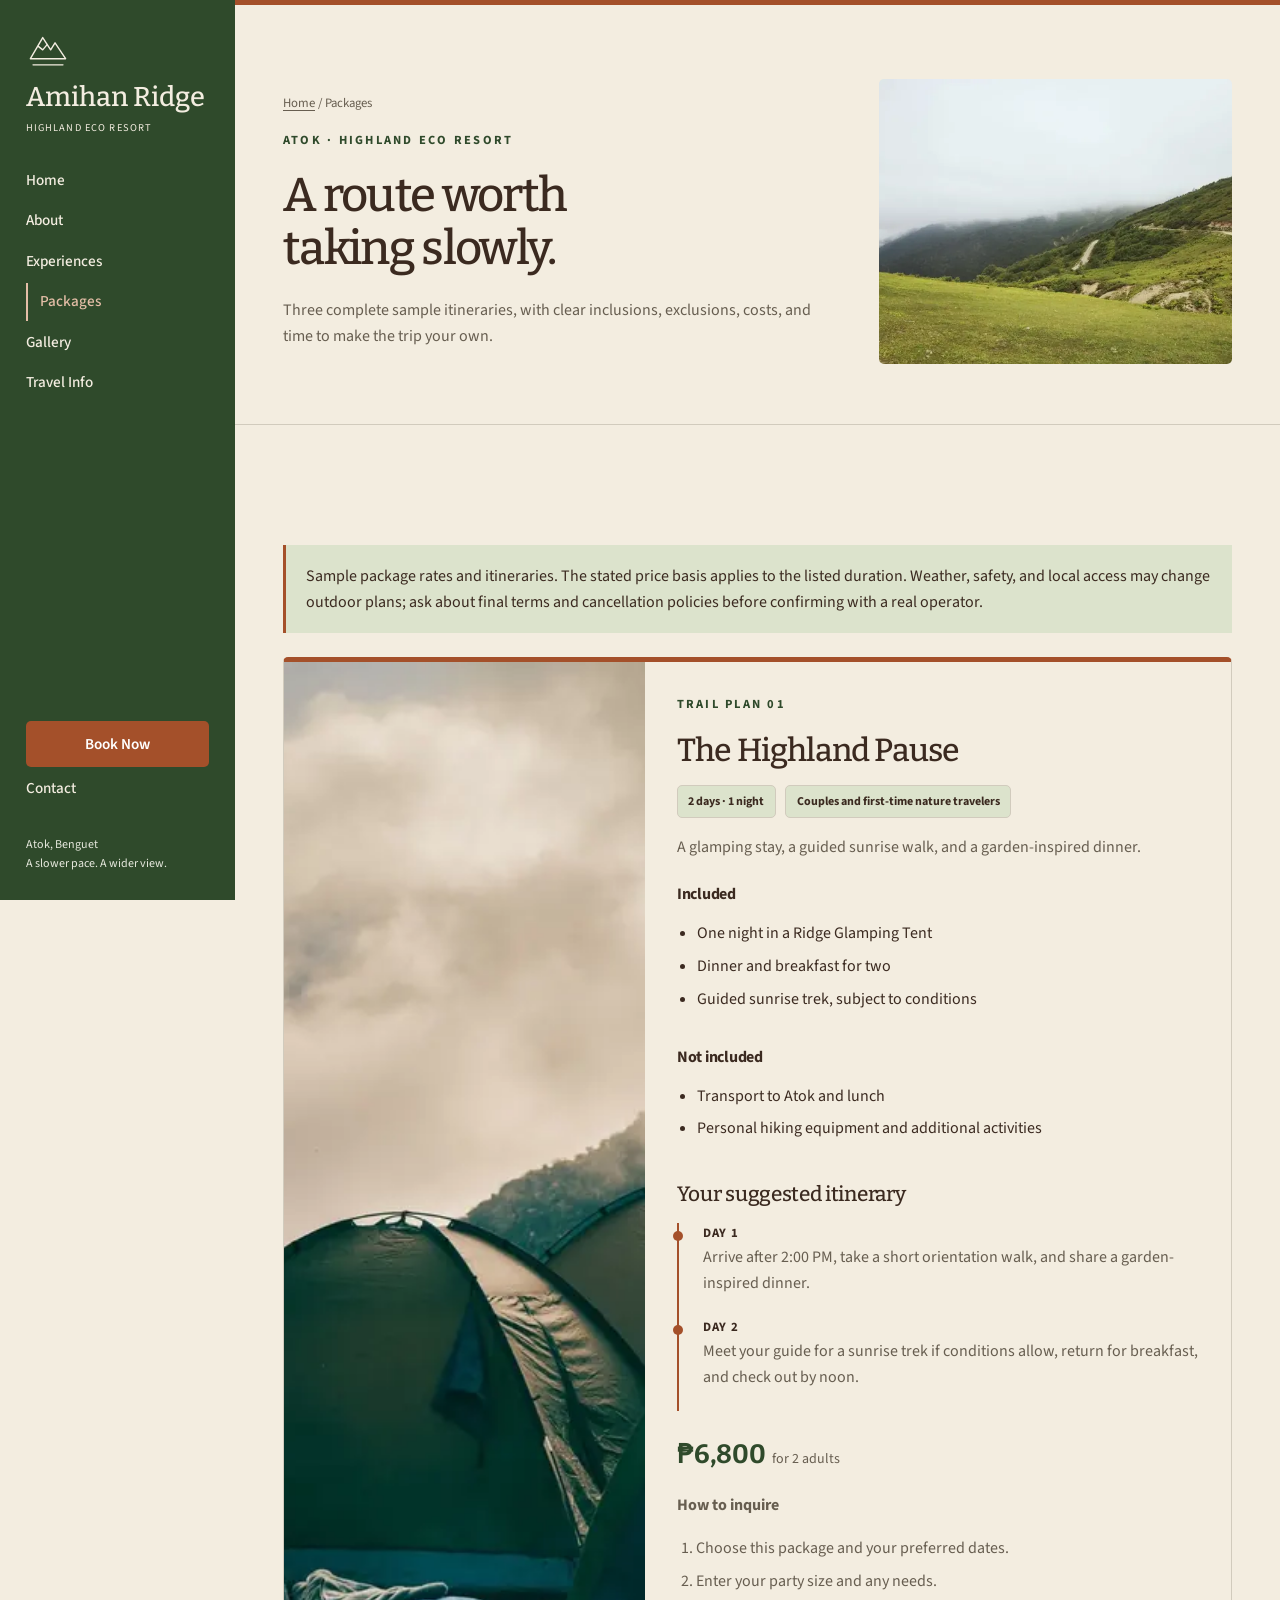
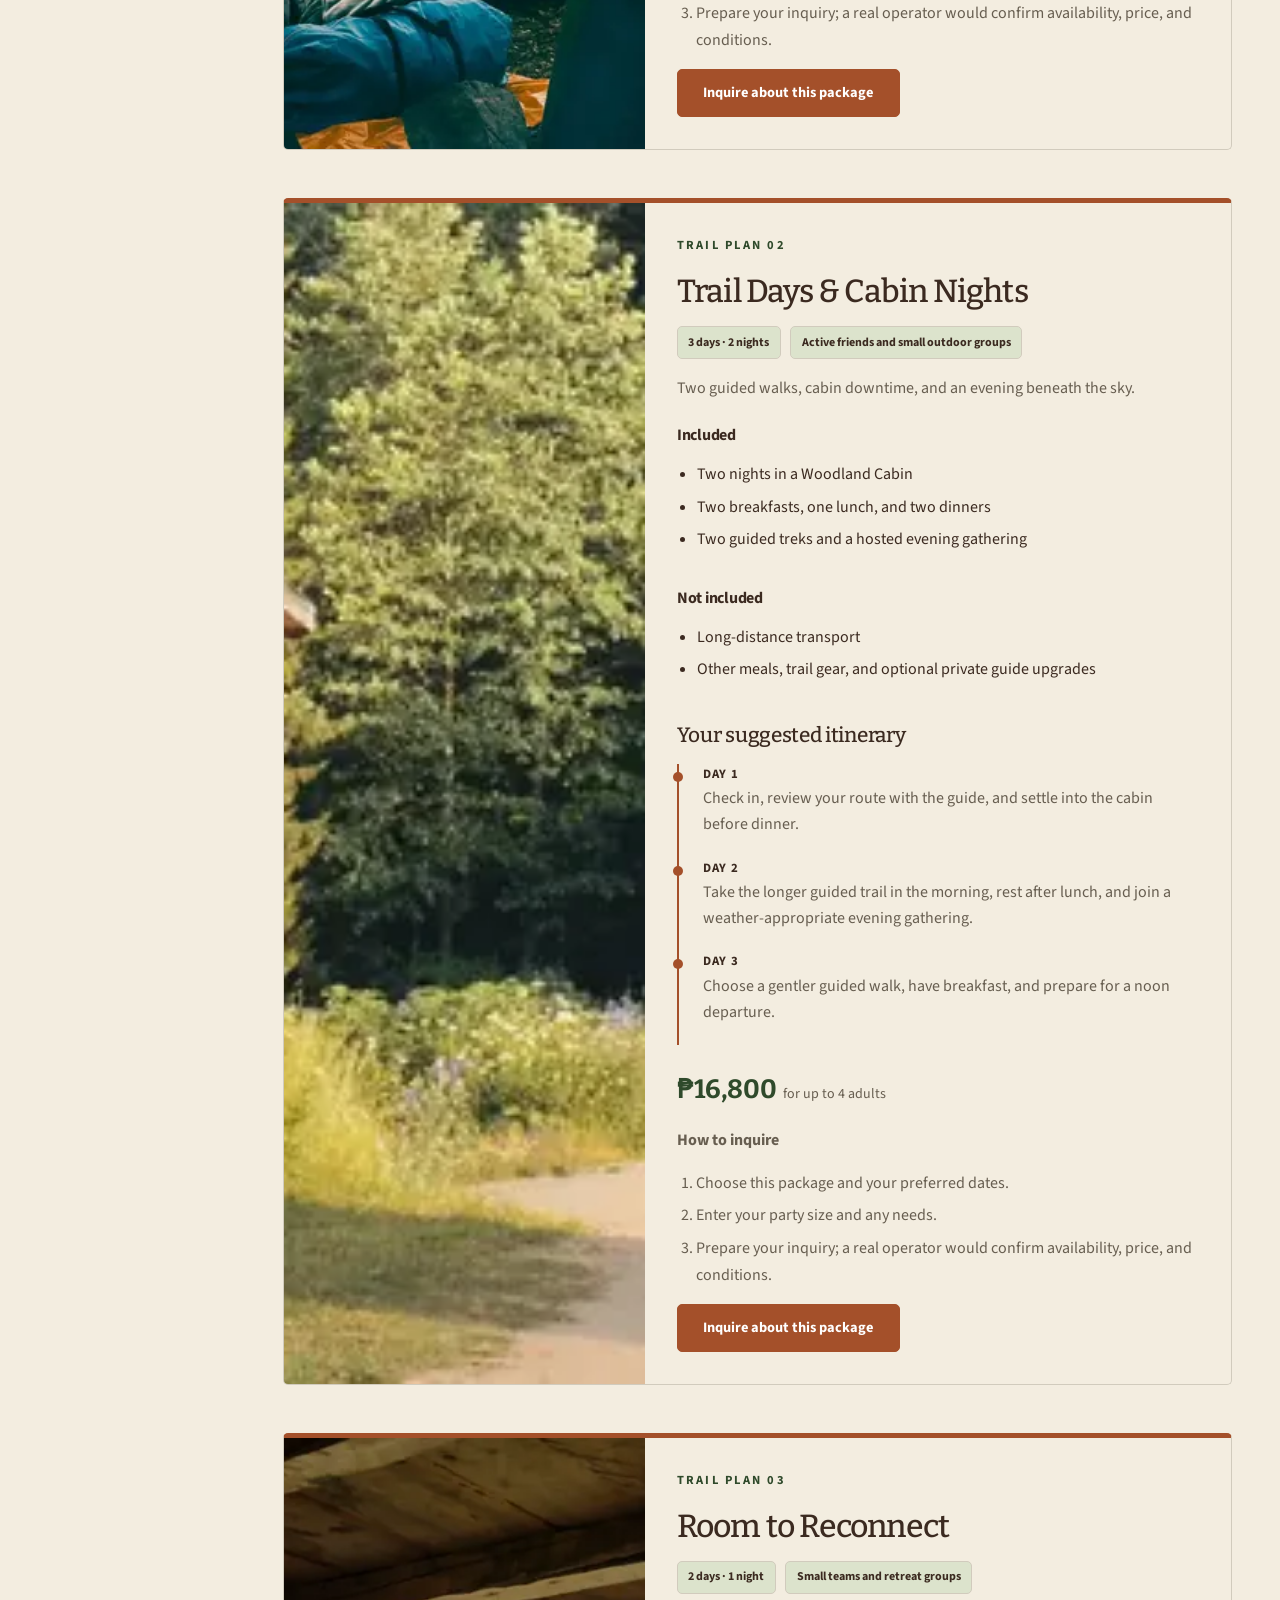
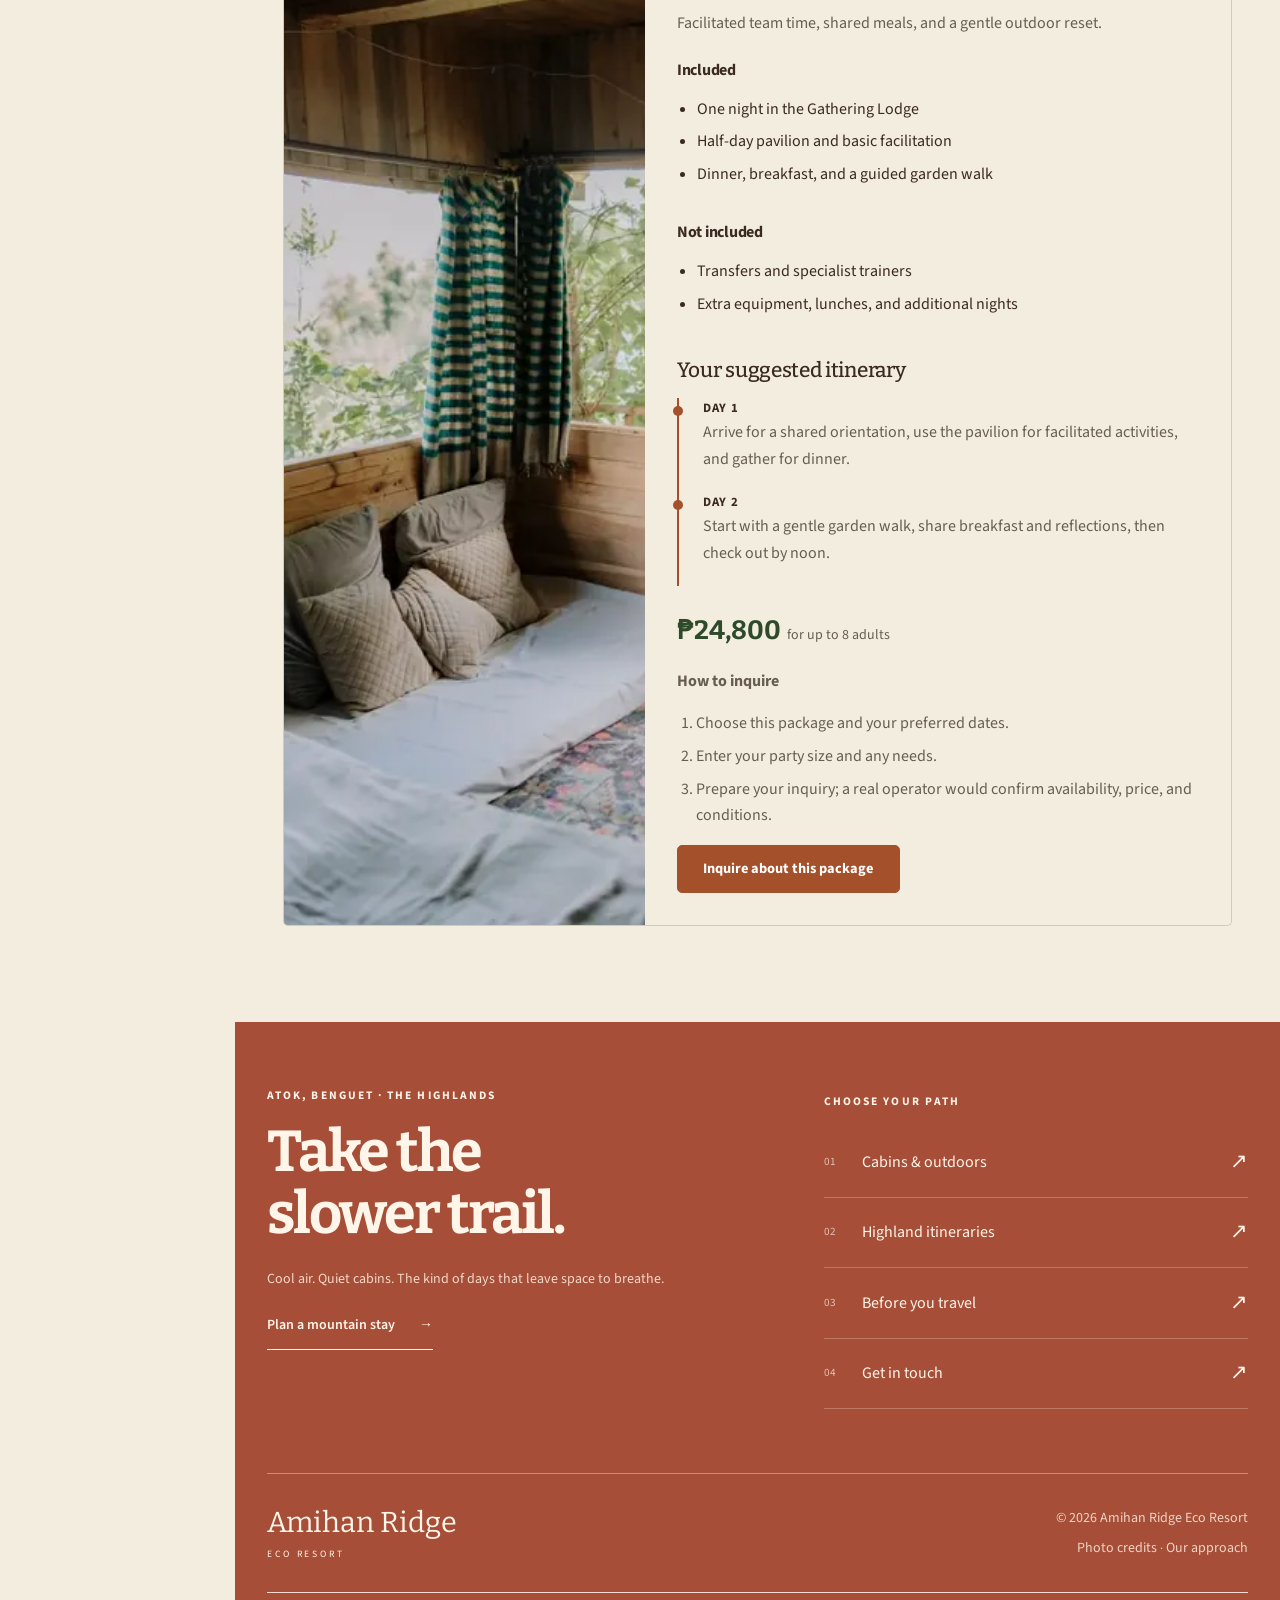
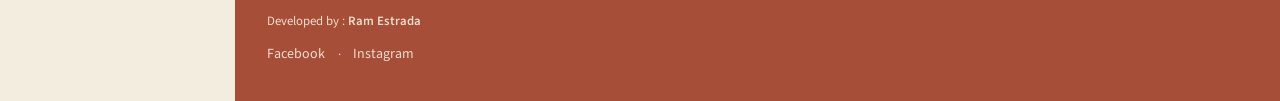
<file: packages.html>
<!DOCTYPE html><html lang="en"><head><meta charset="UTF-8"><meta name="viewport" content="width=device-width, initial-scale=1"><title>Highland Packages &amp; Trail Itineraries | Amihan Ridge Resort</title><meta name="description" content="Follow an Amihan Ridge mountain itinerary. Compare three packages with trail timelines, meals, exclusions, group prices, and instructions for a stay inquiry."><meta name="theme-color" content="#2F4A2B"><meta property="og:type" content="website"><meta property="og:title" content="Highland Packages &amp; Trail Itineraries | Amihan Ridge Resort"><meta property="og:description" content="Follow an Amihan Ridge mountain itinerary. Compare three packages with trail timelines, meals, exclusions, group prices, and instructions for a stay inquiry."><meta property="og:site_name" content="Amihan Ridge Eco Resort"><link rel="icon" type="image/svg+xml" href="data:image/svg+xml,%3Csvg%20xmlns%3D%22http%3A//www.w3.org/2000/svg%22%20viewBox%3D%220%200%2050%2050%22%3E%3Crect%20width%3D%2250%22%20height%3D%2250%22%20rx%3D%225%22%20fill%3D%22%232F4A2B%22/%3E%3Cg%20transform%3D%22translate%283%203%29%20scale%28.88%29%22%20fill%3D%22none%22%20stroke%3D%22%23F3EDE0%22%20stroke-width%3D%222%22%3E%3Cpath%20d%3D%22M5%2036%2019%2012l9%2014%205-8%2012%2018H5Z%22/%3E%3Cpath%20d%3D%22m14%2022%205%204%205-6M8%2043h34%22/%3E%3C/g%3E%3C/svg%3E"><link rel="preload" href="fonts/bitter-latin.woff2" as="font" type="font/woff2" crossorigin><link rel="preload" href="fonts/source-sans-3-latin.woff2" as="font" type="font/woff2" crossorigin><link rel="stylesheet" href="css/style.css"><script defer src="js/form-config.js"></script><script defer src="js/site-data.js"></script><script defer src="js/main.js"></script></head><body class="highlands"><a class="skip-link" href="#main">Skip to content</a><header class="site-header"><div class="header-inner "><a class="brand" href="index.html"><svg class="brand-mark" viewBox="0 0 50 50" fill="none" stroke="currentColor" stroke-width="1.6" stroke-linecap="round" stroke-linejoin="round" aria-hidden="true"><path d="M5 36 19 12l9 14 5-8 12 18H5Z"/><path d="m14 22 5 4 5-6M8 43h34"/></svg><span class="brand-text"><strong>Amihan Ridge</strong><span>Highland eco resort</span></span><span class="sr-only">Home</span></a><button class="menu-toggle" aria-controls="site-nav" aria-expanded="false" aria-label="Open navigation"><svg viewBox="0 0 24 24" fill="none" stroke="currentColor" stroke-width="1.6" aria-hidden="true"><path d="M3 6h18M3 12h18M3 18h18"/></svg></button><nav class="site-nav" id="site-nav" aria-label="Main navigation"><span class="nav-mobile-brand">Amihan Ridge</span><button class="menu-close" aria-label="Close navigation">×</button><ul class="nav-list"><li><a  href="index.html" >Home</a></li><li><a  href="about.html" >About</a></li><li><a  href="stay.html" >Experiences</a></li><li><a  href="packages.html" aria-current="page">Packages</a></li><li><a  href="gallery.html" >Gallery</a></li><li><a  href="travel-info.html" >Travel Info</a></li><li><a class="nav-book" href="booking.html" >Book Now</a></li><li><a  href="contact.html" >Contact</a></li></ul></nav><p class="sidebar-note">Atok, Benguet<br>A slower pace. A wider view.</p></div></header><main id="main"><section class="subhero"><div class="wrap"><div><div class="breadcrumb"><a href="index.html">Home</a> / Packages</div><span class="eyebrow">Atok · Highland eco resort</span><h1>A route worth<br>taking slowly.</h1><p class="muted">Three complete sample itineraries, with clear inclusions, exclusions, costs, and time to make the trip your own.</p></div><img class="" src="images/green-ridge.webp" srcset="images/green-ridge-480.webp 480w, images/green-ridge-640.webp 640w, images/green-ridge-960.webp 960w, images/green-ridge.webp 1100w" sizes="(max-width:767px) calc(100vw - 32px), (max-width:1023px) 50vw, 40vw" alt="Green hillside with a narrow path beneath misty clouds" width="1100" height="733" fetchpriority="high" decoding="async"></div></section><section class="section"><div class="wrap"><div class="notice">Sample package rates and itineraries. The stated price basis applies to the listed duration. Weather, safety, and local access may change outdoor plans; ask about final terms and cancellation policies before confirming with a real operator.</div><div class="package-stack"><article class="package reveal" id="highland-escape"><div class="package-visual"><img class="" src="images/camping.webp" srcset="images/camping-480.webp 480w, images/camping-640.webp 640w, images/camping-960.webp 960w, images/camping.webp 1100w" sizes="(max-width:767px) calc(100vw - 32px), (max-width:1023px) 50vw, 40vw" alt="Camping tents set in a misty mountain landscape" width="1100" height="1650" loading="lazy" decoding="async"></div><div class="package-body"><span class="eyebrow">Trail plan 01</span><h2>The Highland Pause</h2><div class="package-facts"><span class="chip">2 days · 1 night</span><span class="chip">Couples and first-time nature travelers</span></div><p class="muted">A glamping stay, a guided sunrise walk, and a garden-inspired dinner.</p><div class="package-columns"><div><h3>Included</h3><ul><li>One night in a Ridge Glamping Tent</li><li>Dinner and breakfast for two</li><li>Guided sunrise trek, subject to conditions</li></ul></div><div><h3>Not included</h3><ul><li>Transport to Atok and lunch</li><li>Personal hiking equipment and additional activities</li></ul></div></div><div class="itinerary"><h3>Your suggested itinerary</h3><ol class="trail-timeline"><li><strong>Day 1</strong><p>Arrive after 2:00 PM, take a short orientation walk, and share a garden-inspired dinner.</p></li><li><strong>Day 2</strong><p>Meet your guide for a sunrise trek if conditions allow, return for breakfast, and check out by noon.</p></li></ol></div><div class="card-price"><strong>₱6,800</strong><span>for 2 adults</span></div><div class="booking-instructions"><strong>How to inquire</strong><ol><li>Choose this package and your preferred dates.</li><li>Enter your party size and any needs.</li><li>Prepare your inquiry; a real operator would confirm availability, price, and conditions.</li></ol></div><a class="button " href="booking.html?item=highland-escape">Inquire about this package</a></div></article><article class="package reveal" id="adventure-camp"><div class="package-visual"><img class="" src="images/cabin-exterior.webp" srcset="images/cabin-exterior-480.webp 480w, images/cabin-exterior-640.webp 640w, images/cabin-exterior-960.webp 960w, images/cabin-exterior.webp 1100w" sizes="(max-width:767px) calc(100vw - 32px), (max-width:1023px) 50vw, 40vw" alt="Wooden cabin nestled among lush green forest trees" width="1100" height="734" loading="lazy" decoding="async"></div><div class="package-body"><span class="eyebrow">Trail plan 02</span><h2>Trail Days &amp; Cabin Nights</h2><div class="package-facts"><span class="chip">3 days · 2 nights</span><span class="chip">Active friends and small outdoor groups</span></div><p class="muted">Two guided walks, cabin downtime, and an evening beneath the sky.</p><div class="package-columns"><div><h3>Included</h3><ul><li>Two nights in a Woodland Cabin</li><li>Two breakfasts, one lunch, and two dinners</li><li>Two guided treks and a hosted evening gathering</li></ul></div><div><h3>Not included</h3><ul><li>Long-distance transport</li><li>Other meals, trail gear, and optional private guide upgrades</li></ul></div></div><div class="itinerary"><h3>Your suggested itinerary</h3><ol class="trail-timeline"><li><strong>Day 1</strong><p>Check in, review your route with the guide, and settle into the cabin before dinner.</p></li><li><strong>Day 2</strong><p>Take the longer guided trail in the morning, rest after lunch, and join a weather-appropriate evening gathering.</p></li><li><strong>Day 3</strong><p>Choose a gentler guided walk, have breakfast, and prepare for a noon departure.</p></li></ol></div><div class="card-price"><strong>₱16,800</strong><span>for up to 4 adults</span></div><div class="booking-instructions"><strong>How to inquire</strong><ol><li>Choose this package and your preferred dates.</li><li>Enter your party size and any needs.</li><li>Prepare your inquiry; a real operator would confirm availability, price, and conditions.</li></ol></div><a class="button " href="booking.html?item=adventure-camp">Inquire about this package</a></div></article><article class="package reveal" id="team-retreat"><div class="package-visual"><img class="" src="images/cabin-lounge.webp" srcset="images/cabin-lounge-480.webp 480w, images/cabin-lounge-640.webp 640w, images/cabin-lounge-960.webp 960w, images/cabin-lounge.webp 1100w" sizes="(max-width:767px) calc(100vw - 32px), (max-width:1023px) 50vw, 40vw" alt="Wooden cabin interior with cushions and a forest view" width="1100" height="1649" loading="lazy" decoding="async"></div><div class="package-body"><span class="eyebrow">Trail plan 03</span><h2>Room to Reconnect</h2><div class="package-facts"><span class="chip">2 days · 1 night</span><span class="chip">Small teams and retreat groups</span></div><p class="muted">Facilitated team time, shared meals, and a gentle outdoor reset.</p><div class="package-columns"><div><h3>Included</h3><ul><li>One night in the Gathering Lodge</li><li>Half-day pavilion and basic facilitation</li><li>Dinner, breakfast, and a guided garden walk</li></ul></div><div><h3>Not included</h3><ul><li>Transfers and specialist trainers</li><li>Extra equipment, lunches, and additional nights</li></ul></div></div><div class="itinerary"><h3>Your suggested itinerary</h3><ol class="trail-timeline"><li><strong>Day 1</strong><p>Arrive for a shared orientation, use the pavilion for facilitated activities, and gather for dinner.</p></li><li><strong>Day 2</strong><p>Start with a gentle garden walk, share breakfast and reflections, then check out by noon.</p></li></ol></div><div class="card-price"><strong>₱24,800</strong><span>for up to 8 adults</span></div><div class="booking-instructions"><strong>How to inquire</strong><ol><li>Choose this package and your preferred dates.</li><li>Enter your party size and any needs.</li><li>Prepare your inquiry; a real operator would confirm availability, price, and conditions.</li></ol></div><a class="button " href="booking.html?item=team-retreat">Inquire about this package</a></div></article></div></div></section></main><footer class="site-footer footer-redesign ridge-footer"><div class="footer-shell"><div class="ridge-main"><div class="ridge-letter"><p class="footer-label">Atok, Benguet · The highlands</p><h2>Take the<br>slower trail.</h2><p>Cool air. Quiet cabins. The kind of days that leave space to breathe.</p><a class="ridge-cta" href="booking.html">Plan a mountain stay <span aria-hidden="true">→</span></a></div><div class="ridge-directory"><p class="footer-label">Choose your path</p><nav aria-label="Footer navigation"><a href="stay.html"><span>01</span>Cabins &amp; outdoors<span aria-hidden="true">↗</span></a><a href="packages.html"><span>02</span>Highland itineraries<span aria-hidden="true">↗</span></a><a href="travel-info.html"><span>03</span>Before you travel<span aria-hidden="true">↗</span></a><a href="contact.html"><span>04</span>Get in touch<span aria-hidden="true">↗</span></a></nav></div></div><div class="ridge-ground"><a href="index.html" class="ridge-wordmark">Amihan Ridge<small>ECO RESORT</small></a><div class="footer-fine"><p>© 2026 Amihan Ridge Eco Resort</p><a href="gallery.html#photo-credits">Photo credits</a><span aria-hidden="true"> · </span><a href="about.html">Our approach</a></div></div><div class="developer-credit"><p>Developed by : <strong>Ram Estrada</strong></p><p class="developer-socials"><a href="https://www.facebook.com/ram.estrada.2025" target="_blank" rel="noopener noreferrer">Facebook</a><span aria-hidden="true"> · </span><a href="https://www.instagram.com/im_ram_estrada28?stkn=MXRibndydWdhMDRjNw==" target="_blank" rel="noopener noreferrer">Instagram</a></p></div></div></footer></body></html>
</file>
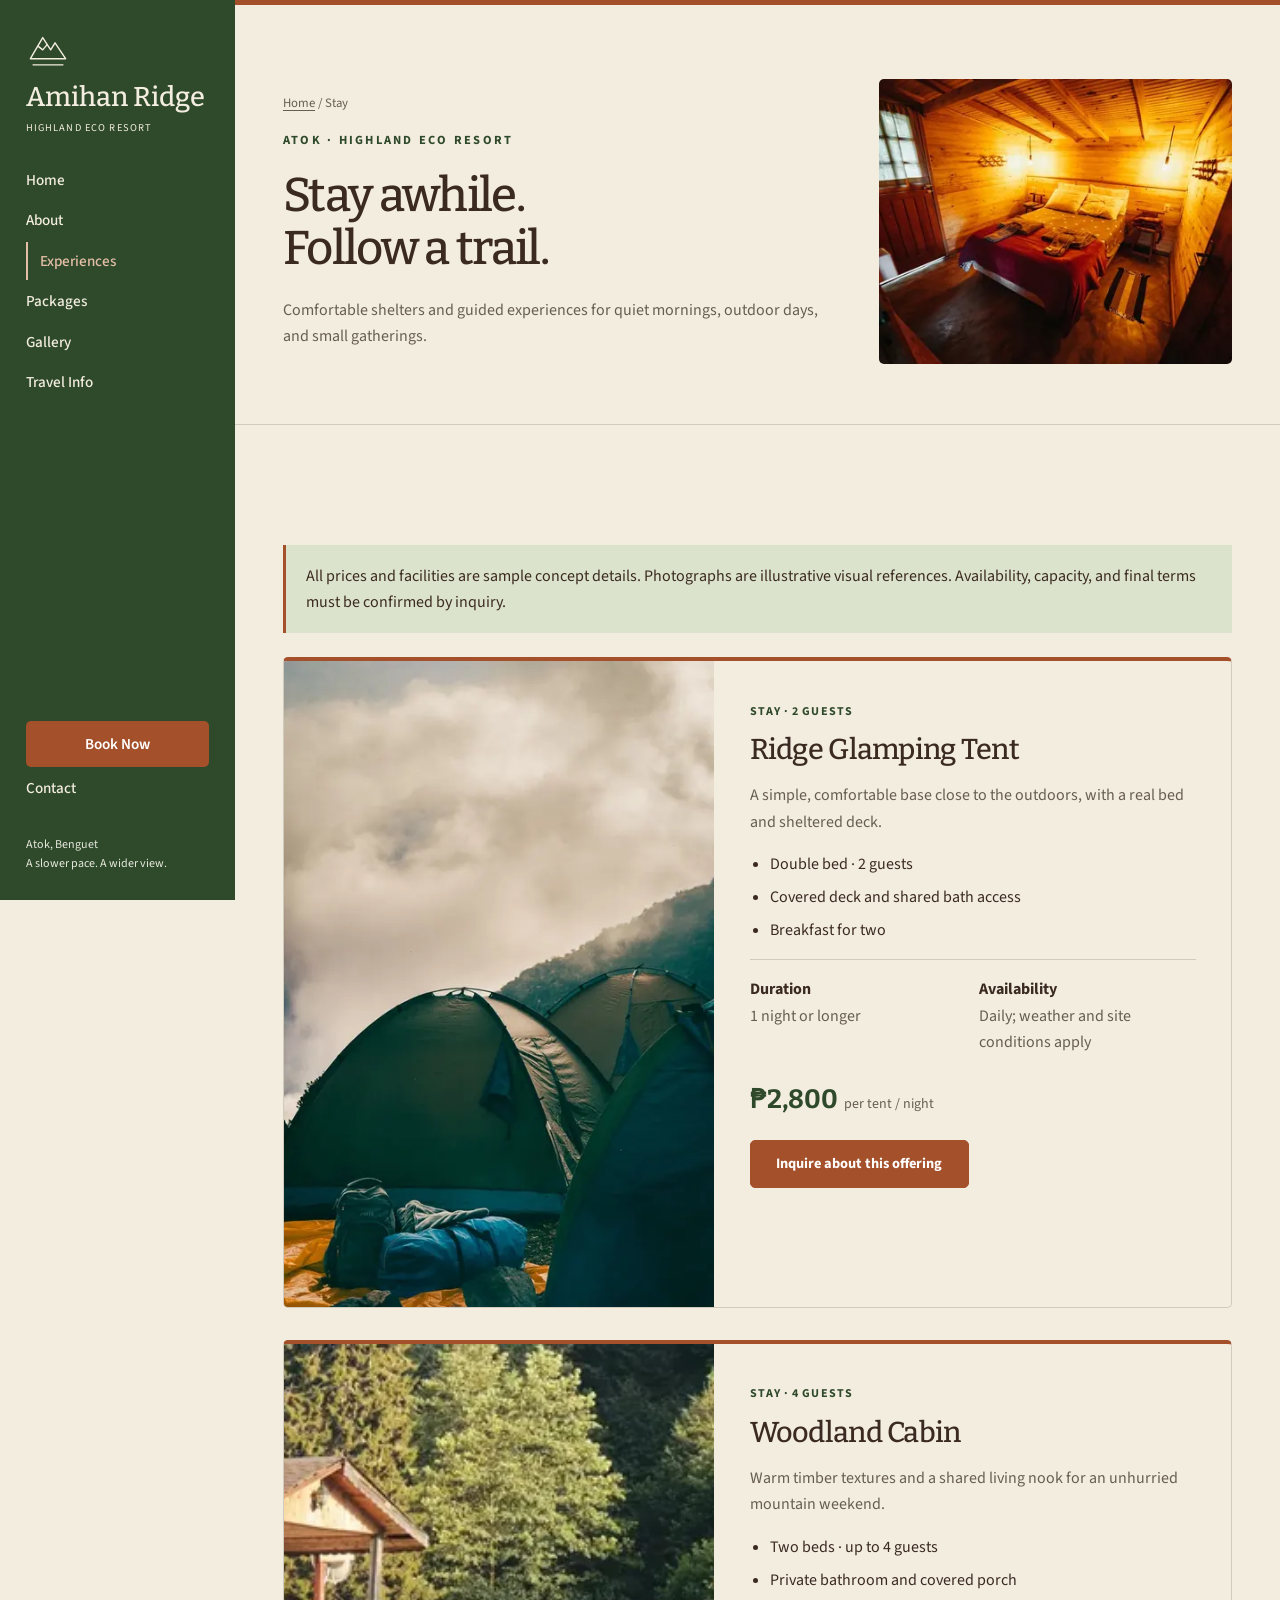
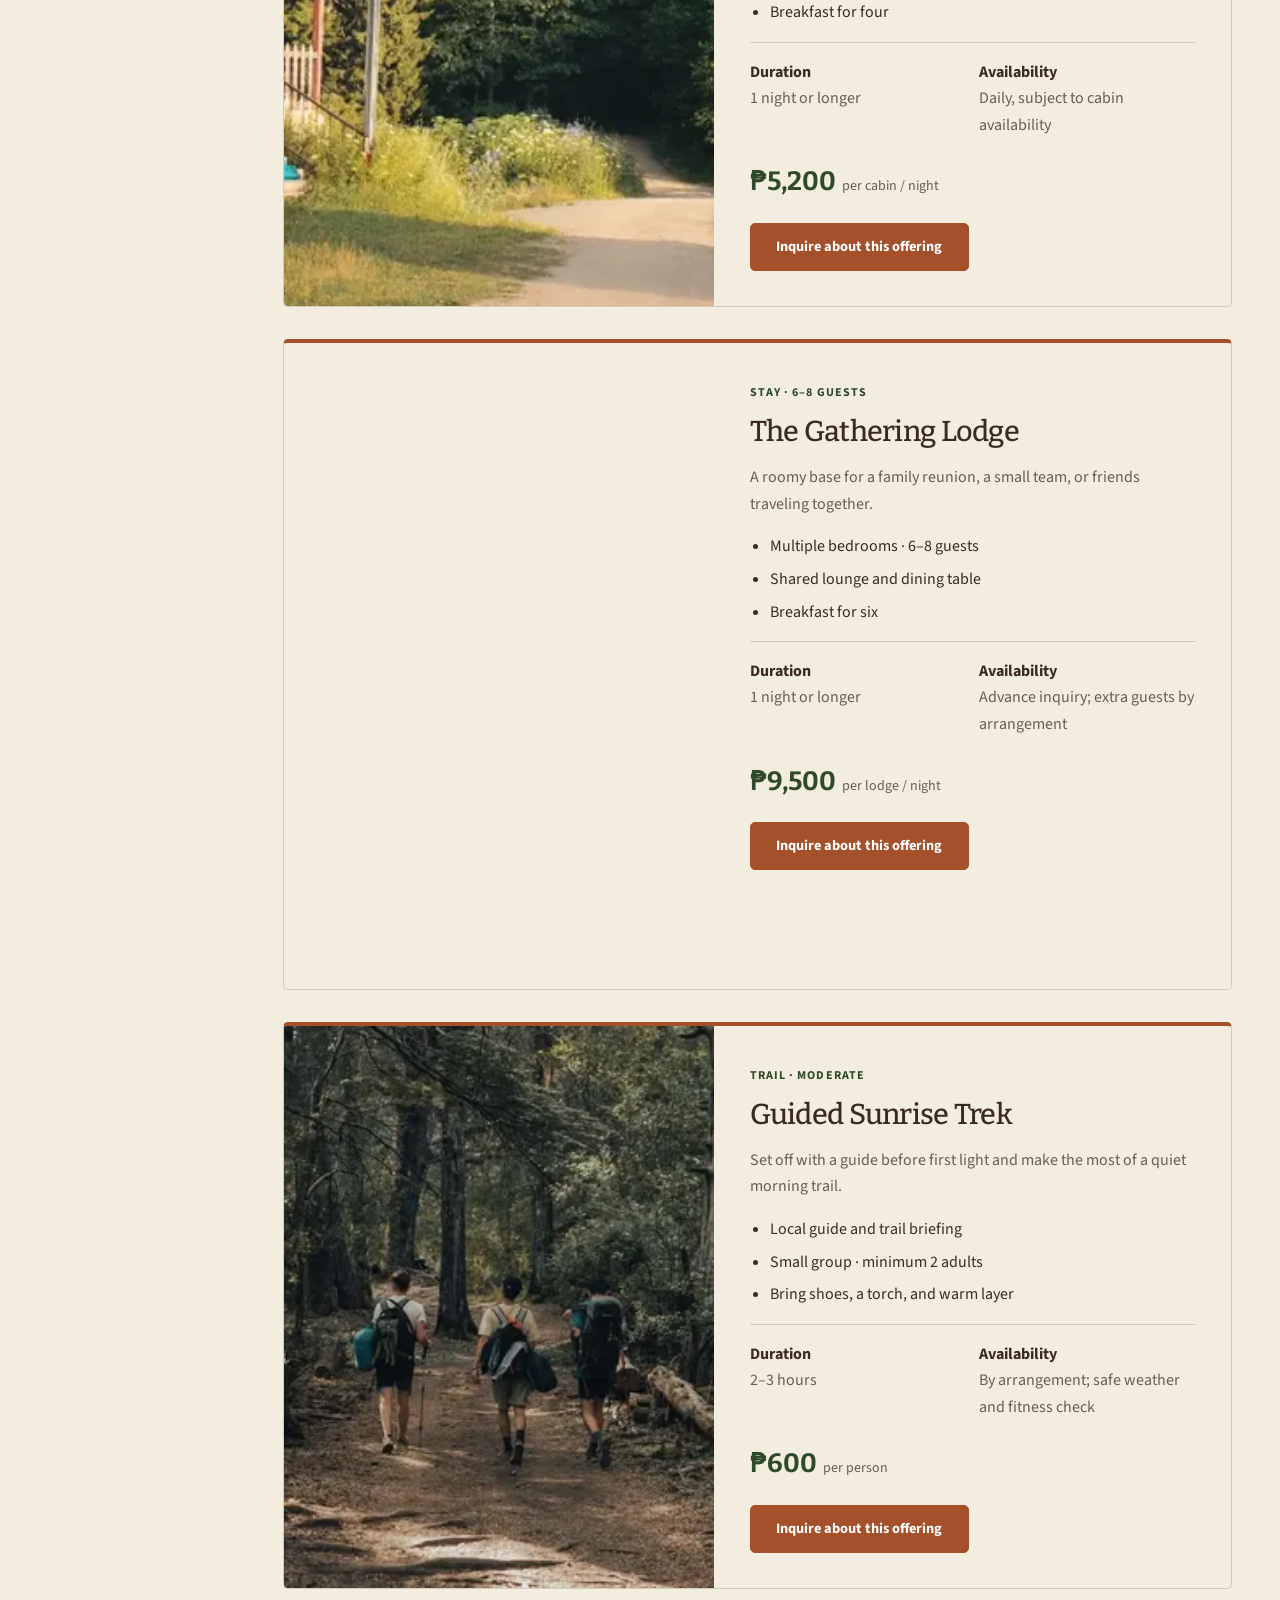
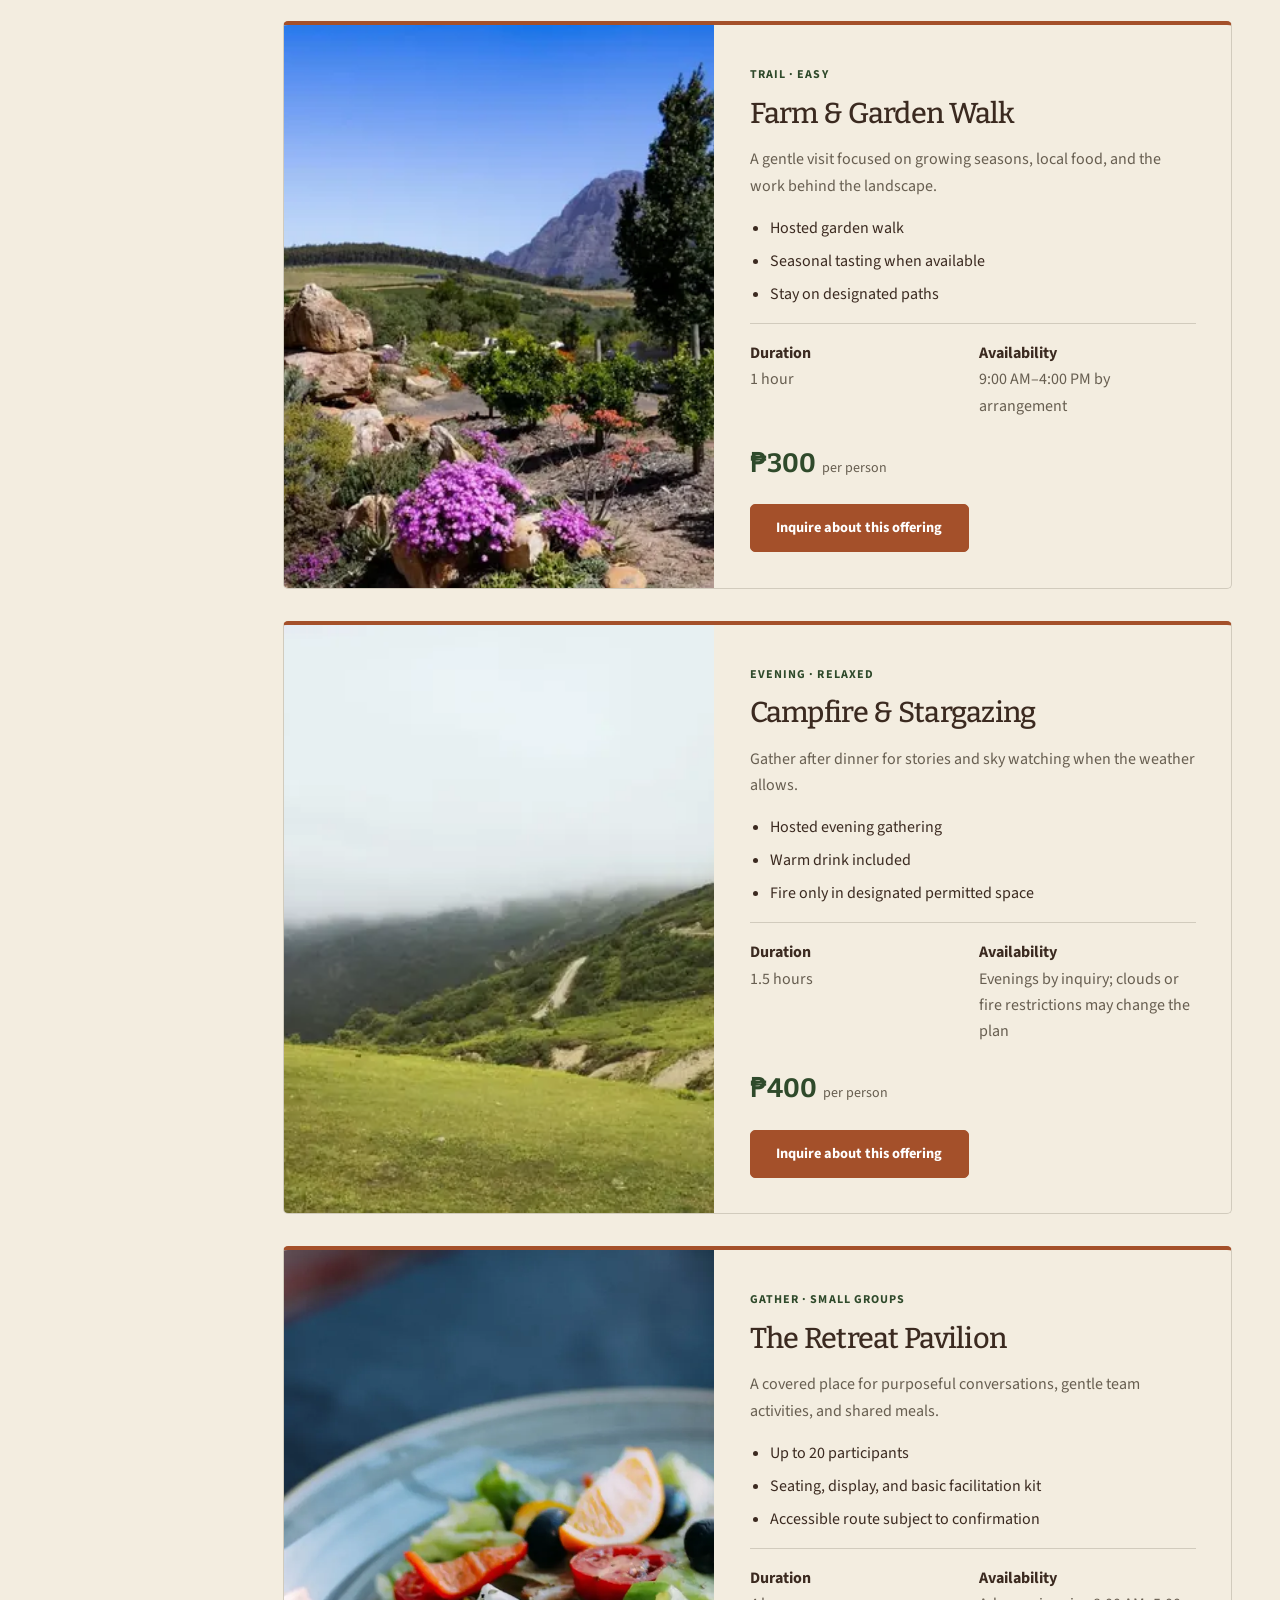
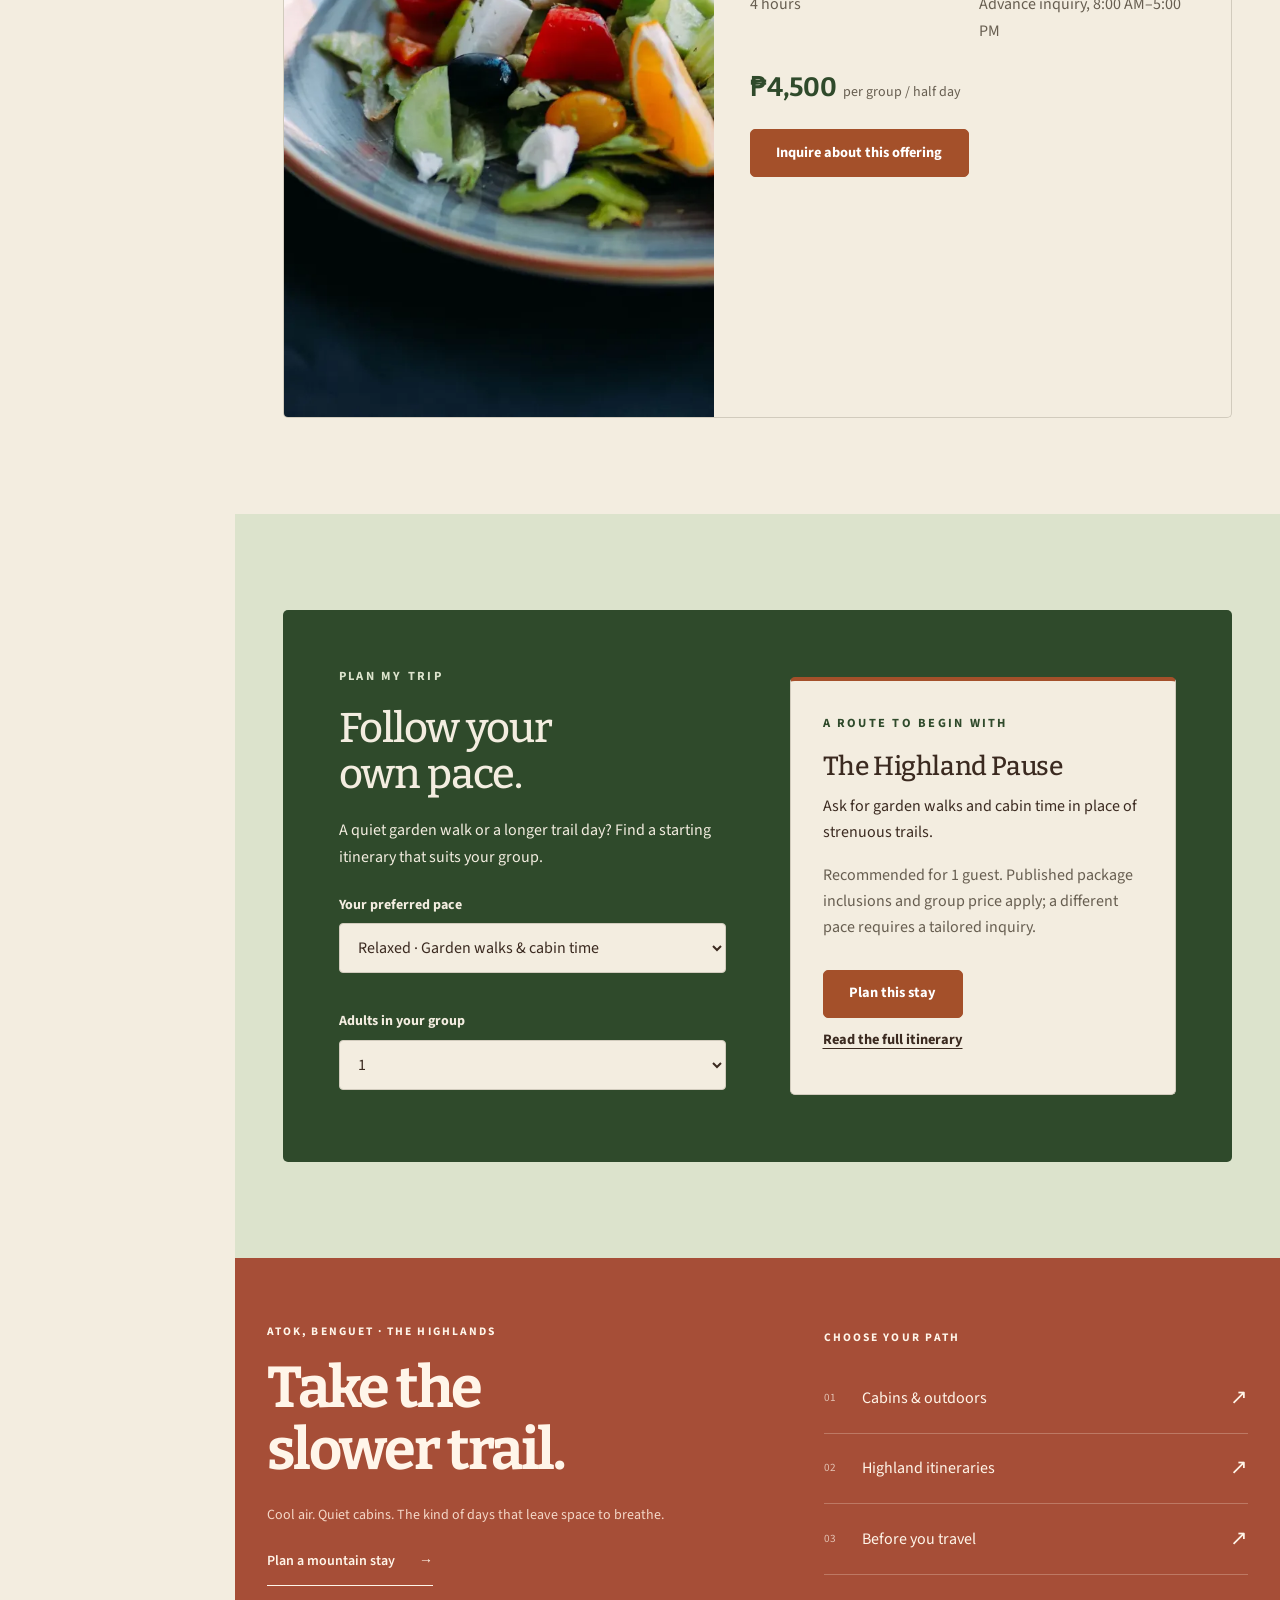
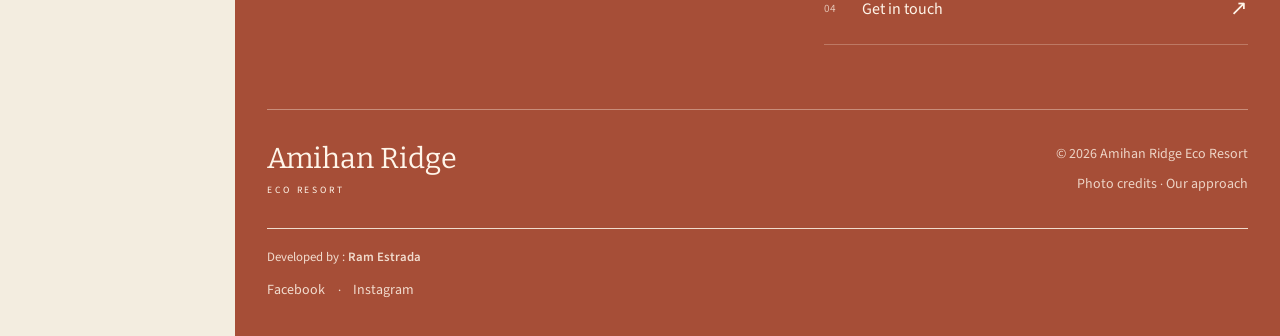
<file: stay.html>
<!DOCTYPE html><html lang="en"><head><meta charset="UTF-8"><meta name="viewport" content="width=device-width, initial-scale=1"><title>Cabins, Glamping &amp; Guided Trails | Amihan Ridge Eco Resort</title><meta name="description" content="Explore Amihan Ridge tents, cabins, sunrise walks, and garden visits. Compare sample prices, inclusions, group sizes, and weather-dependent activity schedules."><meta name="theme-color" content="#2F4A2B"><meta property="og:type" content="website"><meta property="og:title" content="Cabins, Glamping &amp; Guided Trails | Amihan Ridge Eco Resort"><meta property="og:description" content="Explore Amihan Ridge tents, cabins, sunrise walks, and garden visits. Compare sample prices, inclusions, group sizes, and weather-dependent activity schedules."><meta property="og:site_name" content="Amihan Ridge Eco Resort"><link rel="icon" type="image/svg+xml" href="data:image/svg+xml,%3Csvg%20xmlns%3D%22http%3A//www.w3.org/2000/svg%22%20viewBox%3D%220%200%2050%2050%22%3E%3Crect%20width%3D%2250%22%20height%3D%2250%22%20rx%3D%225%22%20fill%3D%22%232F4A2B%22/%3E%3Cg%20transform%3D%22translate%283%203%29%20scale%28.88%29%22%20fill%3D%22none%22%20stroke%3D%22%23F3EDE0%22%20stroke-width%3D%222%22%3E%3Cpath%20d%3D%22M5%2036%2019%2012l9%2014%205-8%2012%2018H5Z%22/%3E%3Cpath%20d%3D%22m14%2022%205%204%205-6M8%2043h34%22/%3E%3C/g%3E%3C/svg%3E"><link rel="preload" href="fonts/bitter-latin.woff2" as="font" type="font/woff2" crossorigin><link rel="preload" href="fonts/source-sans-3-latin.woff2" as="font" type="font/woff2" crossorigin><link rel="stylesheet" href="css/style.css"><script defer src="js/form-config.js"></script><script defer src="js/site-data.js"></script><script defer src="js/main.js"></script></head><body class="highlands"><a class="skip-link" href="#main">Skip to content</a><header class="site-header"><div class="header-inner "><a class="brand" href="index.html"><svg class="brand-mark" viewBox="0 0 50 50" fill="none" stroke="currentColor" stroke-width="1.6" stroke-linecap="round" stroke-linejoin="round" aria-hidden="true"><path d="M5 36 19 12l9 14 5-8 12 18H5Z"/><path d="m14 22 5 4 5-6M8 43h34"/></svg><span class="brand-text"><strong>Amihan Ridge</strong><span>Highland eco resort</span></span><span class="sr-only">Home</span></a><button class="menu-toggle" aria-controls="site-nav" aria-expanded="false" aria-label="Open navigation"><svg viewBox="0 0 24 24" fill="none" stroke="currentColor" stroke-width="1.6" aria-hidden="true"><path d="M3 6h18M3 12h18M3 18h18"/></svg></button><nav class="site-nav" id="site-nav" aria-label="Main navigation"><span class="nav-mobile-brand">Amihan Ridge</span><button class="menu-close" aria-label="Close navigation">×</button><ul class="nav-list"><li><a  href="index.html" >Home</a></li><li><a  href="about.html" >About</a></li><li><a  href="stay.html" aria-current="page">Experiences</a></li><li><a  href="packages.html" >Packages</a></li><li><a  href="gallery.html" >Gallery</a></li><li><a  href="travel-info.html" >Travel Info</a></li><li><a class="nav-book" href="booking.html" >Book Now</a></li><li><a  href="contact.html" >Contact</a></li></ul></nav><p class="sidebar-note">Atok, Benguet<br>A slower pace. A wider view.</p></div></header><main id="main"><section class="subhero"><div class="wrap"><div><div class="breadcrumb"><a href="index.html">Home</a> / Stay</div><span class="eyebrow">Atok · Highland eco resort</span><h1>Stay awhile.<br>Follow a trail.</h1><p class="muted">Comfortable shelters and guided experiences for quiet mornings, outdoor days, and small gatherings.</p></div><img class="" src="images/cabin-bedroom.webp" srcset="images/cabin-bedroom-480.webp 480w, images/cabin-bedroom-640.webp 640w, images/cabin-bedroom-960.webp 960w, images/cabin-bedroom.webp 1100w" sizes="(max-width:767px) calc(100vw - 32px), (max-width:1023px) 50vw, 40vw" alt="Rustic wooden cabin bedroom with warm lighting" width="1100" height="733" fetchpriority="high" decoding="async"></div></section><section class="section"><div class="wrap"><div class="notice">All prices and facilities are sample concept details. Photographs are illustrative visual references. Availability, capacity, and final terms must be confirmed by inquiry.</div><div class="card-grid stay-grid"><article class="card reveal" id="glamping-tent" data-offering="glamping-tent"><img class="card-image" src="images/camping.webp" srcset="images/camping-480.webp 480w, images/camping-640.webp 640w, images/camping-960.webp 960w, images/camping.webp 1100w" sizes="(max-width:767px) calc(100vw - 32px), (max-width:1023px) 50vw, 40vw" alt="Camping tents set in a misty mountain landscape" width="1100" height="1650" loading="lazy" decoding="async"><div class="card-body"><span class="card-tag">Stay · 2 guests</span><h2 style="font-size:1.8rem">Ridge Glamping Tent</h2><p class="muted" style="margin-top:1rem">A simple, comfortable base close to the outdoors, with a real bed and sheltered deck.</p><ul class="features"><li>Double bed · 2 guests</li><li>Covered deck and shared bath access</li><li>Breakfast for two</li></ul><dl class="offering-meta"><div><dt>Duration</dt><dd>1 night or longer</dd></div><div><dt>Availability</dt><dd>Daily; weather and site conditions apply</dd></div></dl><div class="card-price"><strong>₱2,800</strong><span>per tent / night</span></div><a class="button " href="booking.html?item=glamping-tent">Inquire about this offering</a></div></article><article class="card reveal" id="wood-cabin" data-offering="wood-cabin"><img class="card-image" src="images/cabin-exterior.webp" srcset="images/cabin-exterior-480.webp 480w, images/cabin-exterior-640.webp 640w, images/cabin-exterior-960.webp 960w, images/cabin-exterior.webp 1100w" sizes="(max-width:767px) calc(100vw - 32px), (max-width:1023px) 50vw, 40vw" alt="Wooden cabin nestled among lush green forest trees" width="1100" height="734" loading="lazy" decoding="async"><div class="card-body"><span class="card-tag">Stay · 4 guests</span><h2 style="font-size:1.8rem">Woodland Cabin</h2><p class="muted" style="margin-top:1rem">Warm timber textures and a shared living nook for an unhurried mountain weekend.</p><ul class="features"><li>Two beds · up to 4 guests</li><li>Private bathroom and covered porch</li><li>Breakfast for four</li></ul><dl class="offering-meta"><div><dt>Duration</dt><dd>1 night or longer</dd></div><div><dt>Availability</dt><dd>Daily, subject to cabin availability</dd></div></dl><div class="card-price"><strong>₱5,200</strong><span>per cabin / night</span></div><a class="button " href="booking.html?item=wood-cabin">Inquire about this offering</a></div></article><article class="card reveal" id="family-lodge" data-offering="family-lodge"><img class="card-image" src="images/cabin-lounge.webp" srcset="images/cabin-lounge-480.webp 480w, images/cabin-lounge-640.webp 640w, images/cabin-lounge-960.webp 960w, images/cabin-lounge.webp 1100w" sizes="(max-width:767px) calc(100vw - 32px), (max-width:1023px) 50vw, 40vw" alt="Wooden cabin interior with cushions and a forest view" width="1100" height="1649" loading="lazy" decoding="async"><div class="card-body"><span class="card-tag">Stay · 6–8 guests</span><h2 style="font-size:1.8rem">The Gathering Lodge</h2><p class="muted" style="margin-top:1rem">A roomy base for a family reunion, a small team, or friends traveling together.</p><ul class="features"><li>Multiple bedrooms · 6–8 guests</li><li>Shared lounge and dining table</li><li>Breakfast for six</li></ul><dl class="offering-meta"><div><dt>Duration</dt><dd>1 night or longer</dd></div><div><dt>Availability</dt><dd>Advance inquiry; extra guests by arrangement</dd></div></dl><div class="card-price"><strong>₱9,500</strong><span>per lodge / night</span></div><a class="button " href="booking.html?item=family-lodge">Inquire about this offering</a></div></article><article class="card reveal" id="sunrise-trek" data-offering="sunrise-trek"><img class="card-image" src="images/guided-walk.webp" srcset="images/guided-walk-480.webp 480w, images/guided-walk-640.webp 640w, images/guided-walk-960.webp 960w, images/guided-walk.webp 1100w" sizes="(max-width:767px) calc(100vw - 32px), (max-width:1023px) 50vw, 40vw" alt="Three hikers with backpacks walking through a green forest" width="1100" height="798" loading="lazy" decoding="async"><div class="card-body"><span class="card-tag">Trail · Moderate</span><h2 style="font-size:1.8rem">Guided Sunrise Trek</h2><p class="muted" style="margin-top:1rem">Set off with a guide before first light and make the most of a quiet morning trail.</p><ul class="features"><li>Local guide and trail briefing</li><li>Small group · minimum 2 adults</li><li>Bring shoes, a torch, and warm layer</li></ul><dl class="offering-meta"><div><dt>Duration</dt><dd>2–3 hours</dd></div><div><dt>Availability</dt><dd>By arrangement; safe weather and fitness check</dd></div></dl><div class="card-price"><strong>₱600</strong><span>per person</span></div><a class="button " href="booking.html?item=sunrise-trek">Inquire about this offering</a></div></article><article class="card reveal" id="garden-walk" data-offering="garden-walk"><img class="card-image" src="images/garden.webp" srcset="images/garden-480.webp 480w, images/garden-640.webp 640w, images/garden-960.webp 960w, images/garden.webp 1100w" sizes="(max-width:767px) calc(100vw - 32px), (max-width:1023px) 50vw, 40vw" alt="Colorful flower garden with a green mountain backdrop" width="1100" height="734" loading="lazy" decoding="async"><div class="card-body"><span class="card-tag">Trail · Easy</span><h2 style="font-size:1.8rem">Farm &amp; Garden Walk</h2><p class="muted" style="margin-top:1rem">A gentle visit focused on growing seasons, local food, and the work behind the landscape.</p><ul class="features"><li>Hosted garden walk</li><li>Seasonal tasting when available</li><li>Stay on designated paths</li></ul><dl class="offering-meta"><div><dt>Duration</dt><dd>1 hour</dd></div><div><dt>Availability</dt><dd>9:00 AM–4:00 PM by arrangement</dd></div></dl><div class="card-price"><strong>₱300</strong><span>per person</span></div><a class="button " href="booking.html?item=garden-walk">Inquire about this offering</a></div></article><article class="card reveal" id="stargazing" data-offering="stargazing"><img class="card-image" src="images/green-ridge.webp" srcset="images/green-ridge-480.webp 480w, images/green-ridge-640.webp 640w, images/green-ridge-960.webp 960w, images/green-ridge.webp 1100w" sizes="(max-width:767px) calc(100vw - 32px), (max-width:1023px) 50vw, 40vw" alt="Green hillside with a narrow path beneath misty clouds" width="1100" height="733" loading="lazy" decoding="async"><div class="card-body"><span class="card-tag">Evening · Relaxed</span><h2 style="font-size:1.8rem">Campfire &amp; Stargazing</h2><p class="muted" style="margin-top:1rem">Gather after dinner for stories and sky watching when the weather allows.</p><ul class="features"><li>Hosted evening gathering</li><li>Warm drink included</li><li>Fire only in designated permitted space</li></ul><dl class="offering-meta"><div><dt>Duration</dt><dd>1.5 hours</dd></div><div><dt>Availability</dt><dd>Evenings by inquiry; clouds or fire restrictions may change the plan</dd></div></dl><div class="card-price"><strong>₱400</strong><span>per person</span></div><a class="button " href="booking.html?item=stargazing">Inquire about this offering</a></div></article><article class="card reveal" id="retreat-pavilion" data-offering="retreat-pavilion"><img class="card-image" src="images/garden-salad.webp" srcset="images/garden-salad-480.webp 480w, images/garden-salad-640.webp 640w, images/garden-salad-960.webp 960w, images/garden-salad.webp 1100w" sizes="(max-width:767px) calc(100vw - 32px), (max-width:1023px) 50vw, 40vw" alt="Vegetable salad with olives and citrus on a rustic plate" width="1100" height="1960" loading="lazy" decoding="async"><div class="card-body"><span class="card-tag">Gather · Small groups</span><h2 style="font-size:1.8rem">The Retreat Pavilion</h2><p class="muted" style="margin-top:1rem">A covered place for purposeful conversations, gentle team activities, and shared meals.</p><ul class="features"><li>Up to 20 participants</li><li>Seating, display, and basic facilitation kit</li><li>Accessible route subject to confirmation</li></ul><dl class="offering-meta"><div><dt>Duration</dt><dd>4 hours</dd></div><div><dt>Availability</dt><dd>Advance inquiry, 8:00 AM–5:00 PM</dd></div></dl><div class="card-price"><strong>₱4,500</strong><span>per group / half day</span></div><a class="button " href="booking.html?item=retreat-pavilion">Inquire about this offering</a></div></article></div></div></section><section class="section panel-section"><div class="wrap"><div class="planner reveal" id="plan-my-trip"><div><span class="eyebrow">Plan my trip</span><h2>Follow your<br>own pace.</h2><p>A quiet garden walk or a longer trail day? Find a starting itinerary that suits your group.</p><div id="trip-planner" class="form-grid" style="margin-top:1.5rem"><div class="field full"><label for="trip-pace">Your preferred pace</label><select id="trip-pace"><option value="relaxed">Relaxed · Garden walks & cabin time</option><option value="moderate">Moderate · Sunrise walks & slow afternoons</option><option value="adventurous">Adventurous · Longer guided trail days</option></select></div><div class="field full"><label for="trip-size">Adults in your group</label><select id="trip-size"><option>1</option><option>2</option><option>3</option><option>4</option><option>5</option><option>6</option><option>7</option><option>8</option></select></div></div></div><div class="planner-result" aria-live="polite"><span class="eyebrow">A route to begin with</span><h3 id="trip-name">The Highland Pause</h3><p id="trip-activities">Ask for garden walks and cabin time in place of strenuous trails.</p><p class="small muted" id="trip-group-note">Package capacity and final inclusions need confirmation.</p><div class="actions"><a class="button" id="trip-result-link" href="booking.html?item=highland-escape">Plan this stay</a></div><a class="text-link" id="trip-package-link" href="packages.html#highland-escape">Read the full itinerary</a></div></div></div></section></main><footer class="site-footer footer-redesign ridge-footer"><div class="footer-shell"><div class="ridge-main"><div class="ridge-letter"><p class="footer-label">Atok, Benguet · The highlands</p><h2>Take the<br>slower trail.</h2><p>Cool air. Quiet cabins. The kind of days that leave space to breathe.</p><a class="ridge-cta" href="booking.html">Plan a mountain stay <span aria-hidden="true">→</span></a></div><div class="ridge-directory"><p class="footer-label">Choose your path</p><nav aria-label="Footer navigation"><a href="stay.html"><span>01</span>Cabins &amp; outdoors<span aria-hidden="true">↗</span></a><a href="packages.html"><span>02</span>Highland itineraries<span aria-hidden="true">↗</span></a><a href="travel-info.html"><span>03</span>Before you travel<span aria-hidden="true">↗</span></a><a href="contact.html"><span>04</span>Get in touch<span aria-hidden="true">↗</span></a></nav></div></div><div class="ridge-ground"><a href="index.html" class="ridge-wordmark">Amihan Ridge<small>ECO RESORT</small></a><div class="footer-fine"><p>© 2026 Amihan Ridge Eco Resort</p><a href="gallery.html#photo-credits">Photo credits</a><span aria-hidden="true"> · </span><a href="about.html">Our approach</a></div></div><div class="developer-credit"><p>Developed by : <strong>Ram Estrada</strong></p><p class="developer-socials"><a href="https://www.facebook.com/ram.estrada.2025" target="_blank" rel="noopener noreferrer">Facebook</a><span aria-hidden="true"> · </span><a href="https://www.instagram.com/im_ram_estrada28?stkn=MXRibndydWdhMDRjNw==" target="_blank" rel="noopener noreferrer">Instagram</a></p></div></div></footer></body></html>
</file>
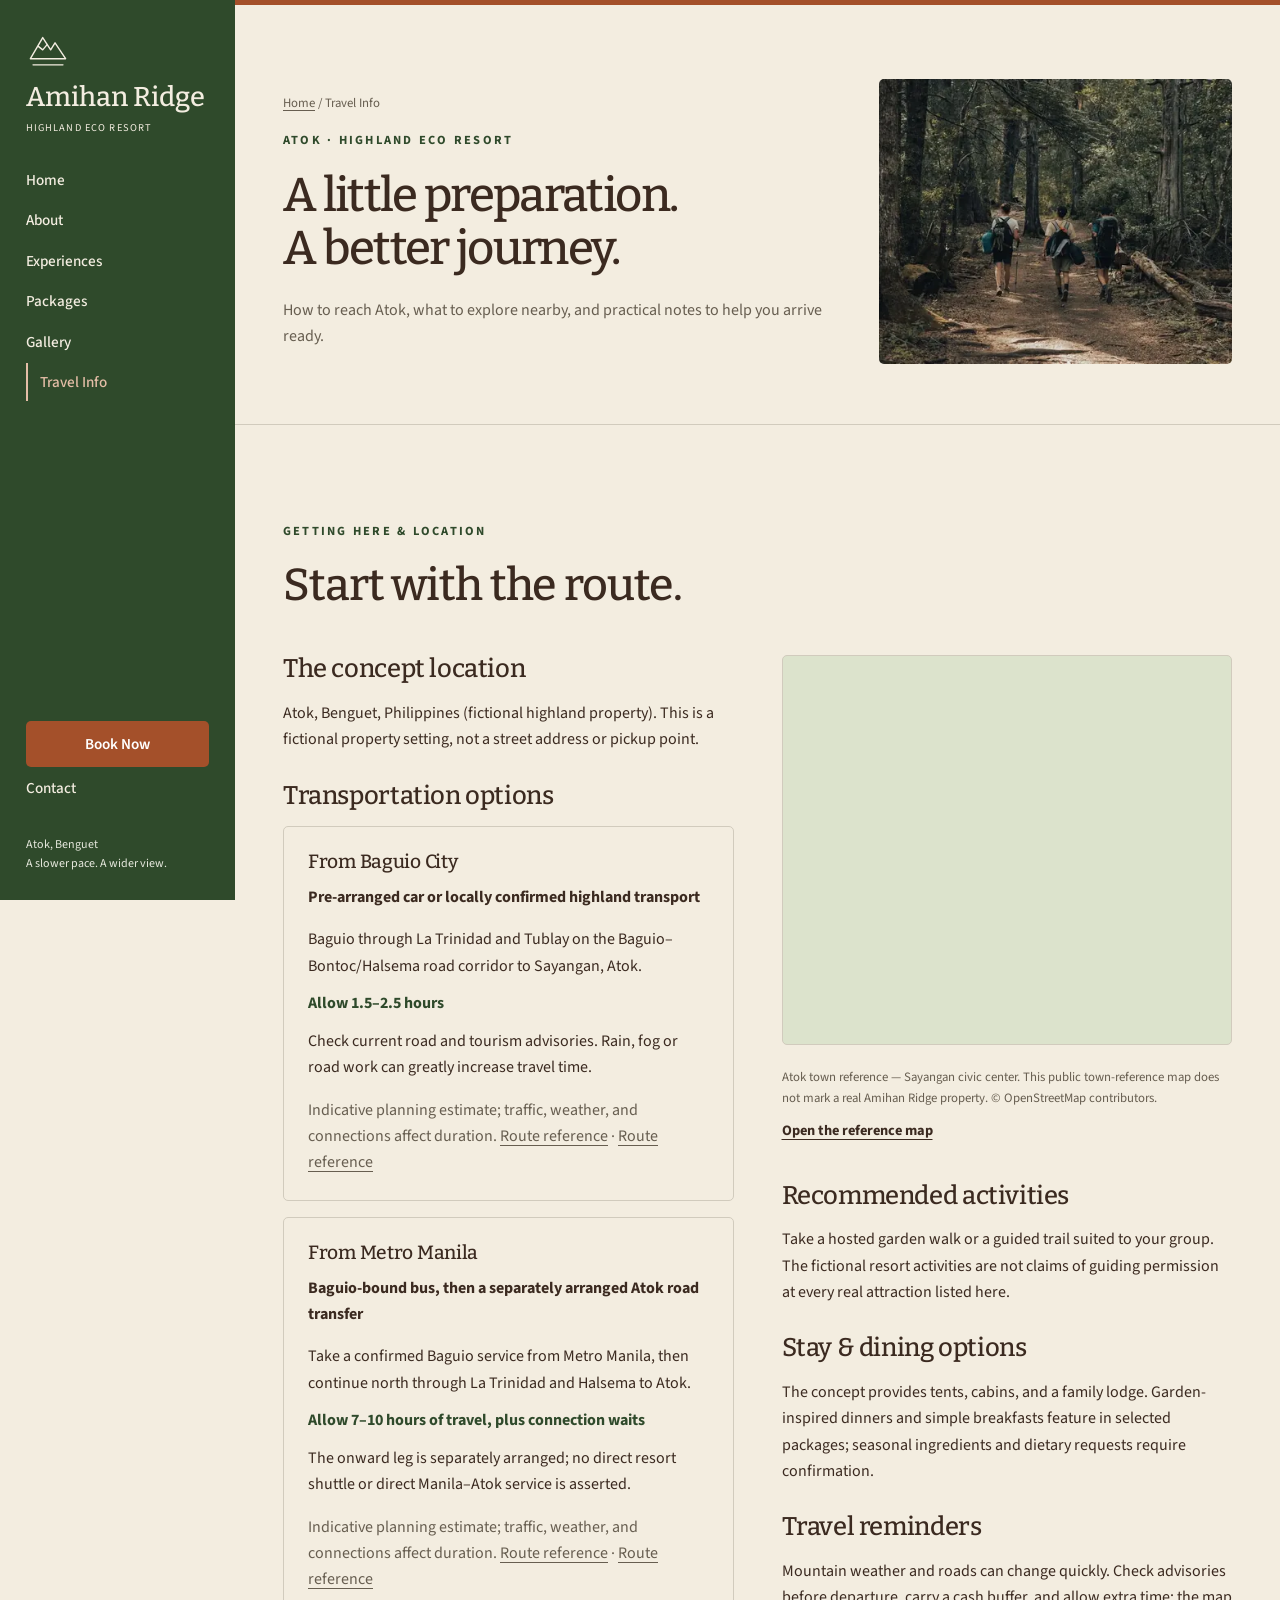
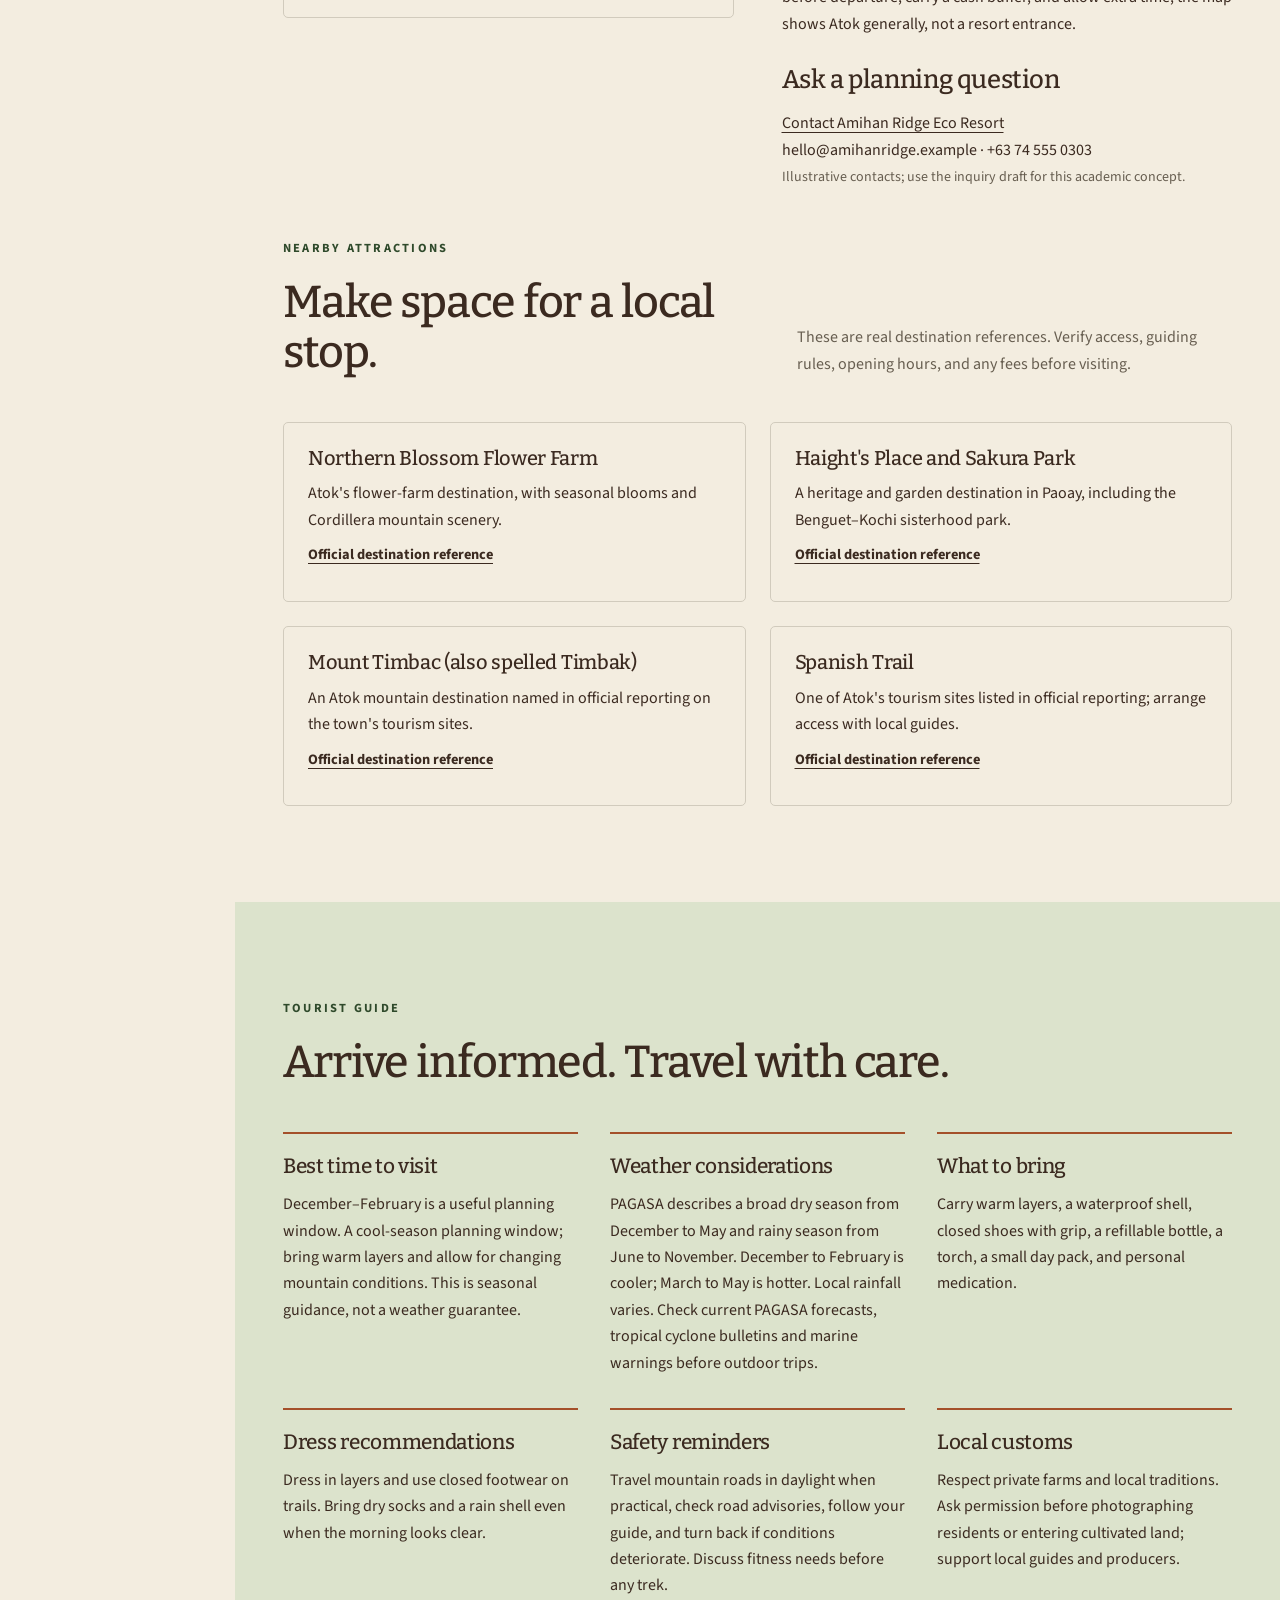
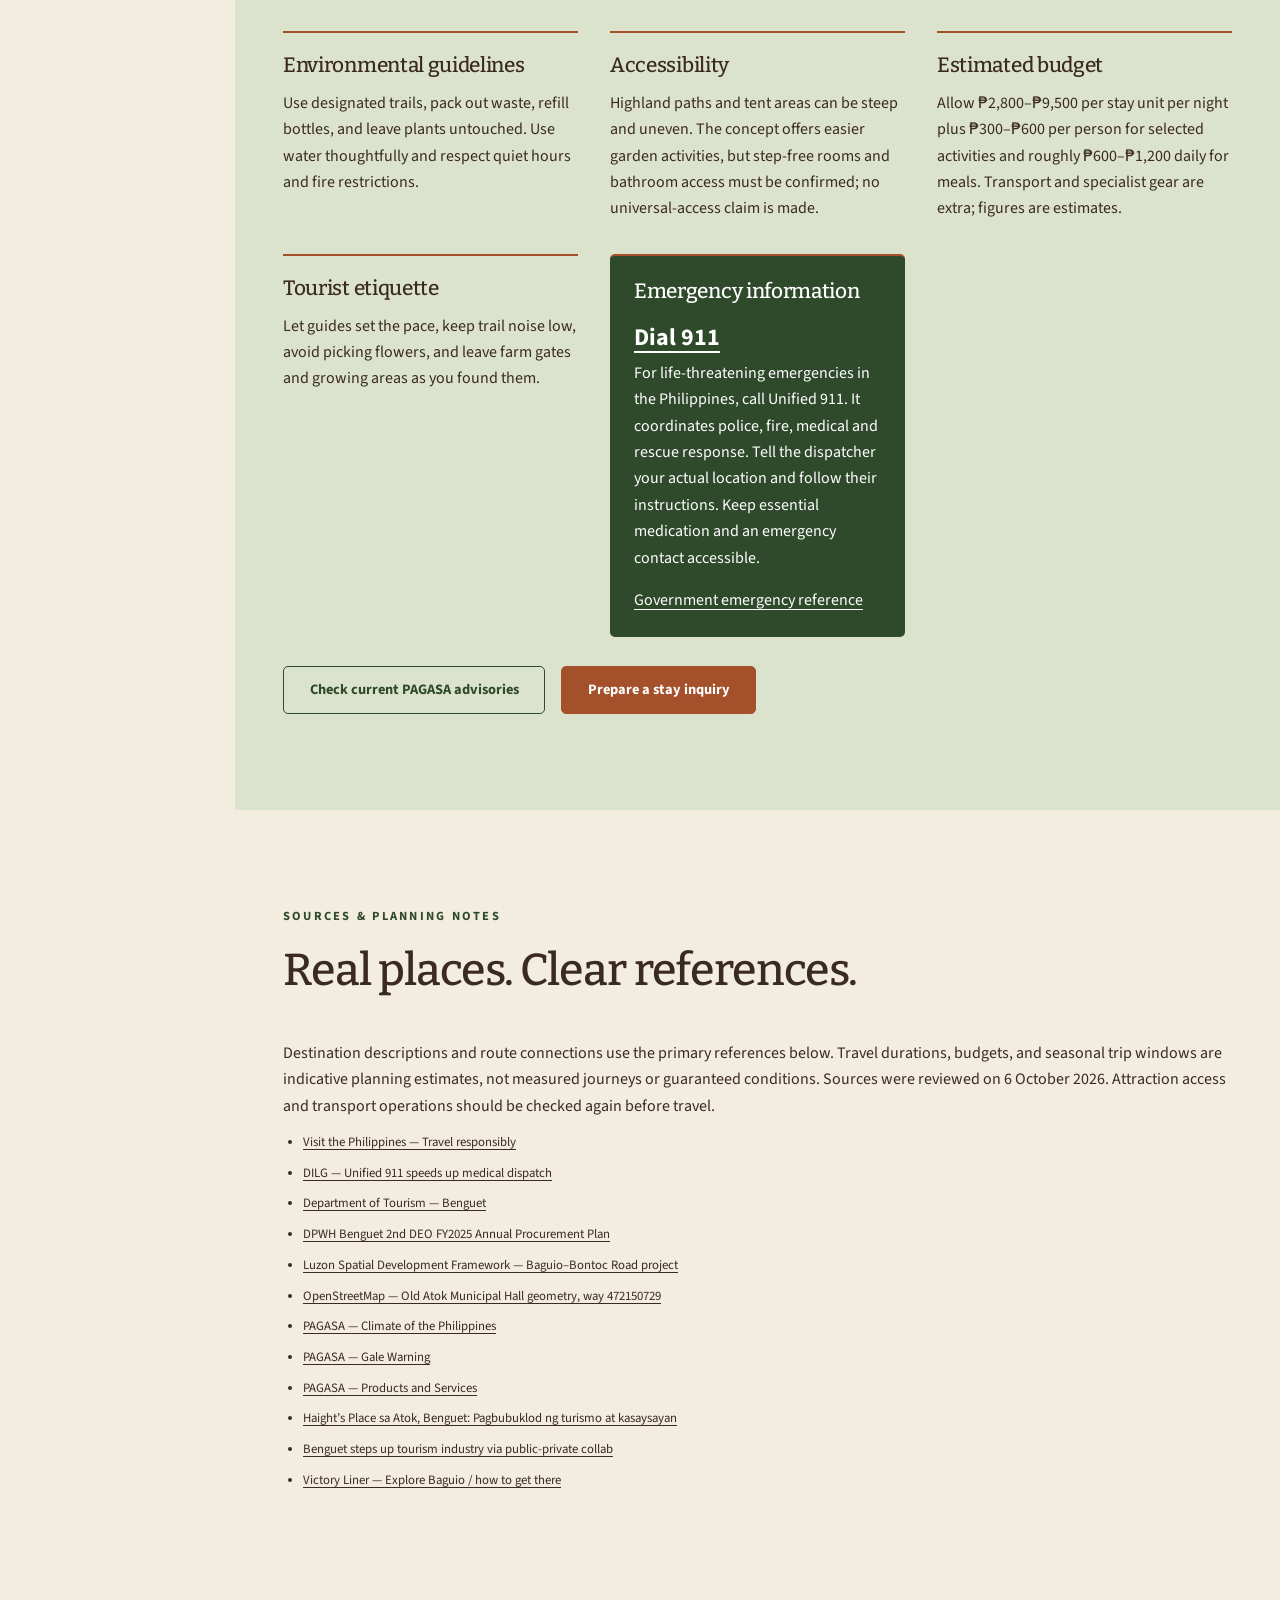
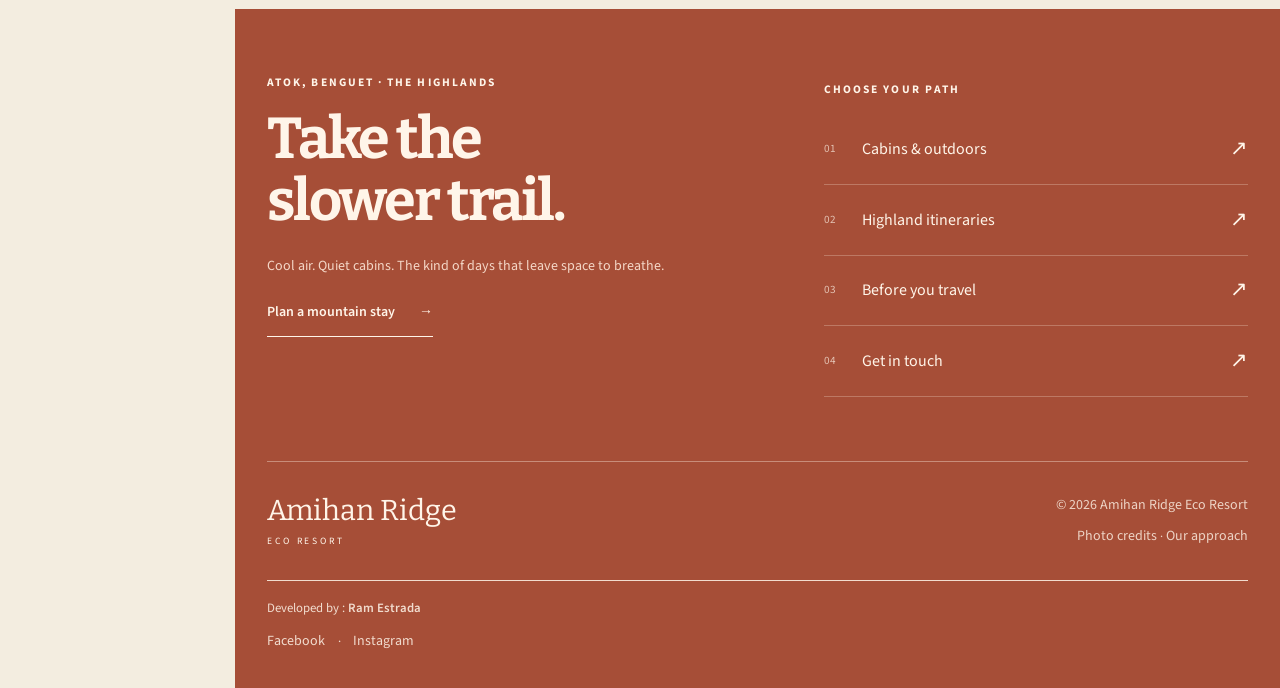
<file: travel-info.html>
<!DOCTYPE html><html lang="en"><head><meta charset="UTF-8"><meta name="viewport" content="width=device-width, initial-scale=1"><title>Atok Travel Routes &amp; Highland Guide | Amihan Ridge Resort</title><meta name="description" content="Prepare for Atok with Amihan Ridge. Find arrival routes, garden and trail references, a town map, packing advice, road safety, and highland accessibility notes."><meta name="theme-color" content="#2F4A2B"><meta property="og:type" content="website"><meta property="og:title" content="Atok Travel Routes &amp; Highland Guide | Amihan Ridge Resort"><meta property="og:description" content="Prepare for Atok with Amihan Ridge. Find arrival routes, garden and trail references, a town map, packing advice, road safety, and highland accessibility notes."><meta property="og:site_name" content="Amihan Ridge Eco Resort"><link rel="icon" type="image/svg+xml" href="data:image/svg+xml,%3Csvg%20xmlns%3D%22http%3A//www.w3.org/2000/svg%22%20viewBox%3D%220%200%2050%2050%22%3E%3Crect%20width%3D%2250%22%20height%3D%2250%22%20rx%3D%225%22%20fill%3D%22%232F4A2B%22/%3E%3Cg%20transform%3D%22translate%283%203%29%20scale%28.88%29%22%20fill%3D%22none%22%20stroke%3D%22%23F3EDE0%22%20stroke-width%3D%222%22%3E%3Cpath%20d%3D%22M5%2036%2019%2012l9%2014%205-8%2012%2018H5Z%22/%3E%3Cpath%20d%3D%22m14%2022%205%204%205-6M8%2043h34%22/%3E%3C/g%3E%3C/svg%3E"><link rel="preload" href="fonts/bitter-latin.woff2" as="font" type="font/woff2" crossorigin><link rel="preload" href="fonts/source-sans-3-latin.woff2" as="font" type="font/woff2" crossorigin><link rel="stylesheet" href="css/style.css"><script defer src="js/form-config.js"></script><script defer src="js/site-data.js"></script><script defer src="js/main.js"></script></head><body class="highlands"><a class="skip-link" href="#main">Skip to content</a><header class="site-header"><div class="header-inner "><a class="brand" href="index.html"><svg class="brand-mark" viewBox="0 0 50 50" fill="none" stroke="currentColor" stroke-width="1.6" stroke-linecap="round" stroke-linejoin="round" aria-hidden="true"><path d="M5 36 19 12l9 14 5-8 12 18H5Z"/><path d="m14 22 5 4 5-6M8 43h34"/></svg><span class="brand-text"><strong>Amihan Ridge</strong><span>Highland eco resort</span></span><span class="sr-only">Home</span></a><button class="menu-toggle" aria-controls="site-nav" aria-expanded="false" aria-label="Open navigation"><svg viewBox="0 0 24 24" fill="none" stroke="currentColor" stroke-width="1.6" aria-hidden="true"><path d="M3 6h18M3 12h18M3 18h18"/></svg></button><nav class="site-nav" id="site-nav" aria-label="Main navigation"><span class="nav-mobile-brand">Amihan Ridge</span><button class="menu-close" aria-label="Close navigation">×</button><ul class="nav-list"><li><a  href="index.html" >Home</a></li><li><a  href="about.html" >About</a></li><li><a  href="stay.html" >Experiences</a></li><li><a  href="packages.html" >Packages</a></li><li><a  href="gallery.html" >Gallery</a></li><li><a  href="travel-info.html" aria-current="page">Travel Info</a></li><li><a class="nav-book" href="booking.html" >Book Now</a></li><li><a  href="contact.html" >Contact</a></li></ul></nav><p class="sidebar-note">Atok, Benguet<br>A slower pace. A wider view.</p></div></header><main id="main"><section class="subhero"><div class="wrap"><div><div class="breadcrumb"><a href="index.html">Home</a> / Travel Info</div><span class="eyebrow">Atok · Highland eco resort</span><h1>A little preparation.<br>A better journey.</h1><p class="muted">How to reach Atok, what to explore nearby, and practical notes to help you arrive ready.</p></div><img class="" src="images/guided-walk.webp" srcset="images/guided-walk-480.webp 480w, images/guided-walk-640.webp 640w, images/guided-walk-960.webp 960w, images/guided-walk.webp 1100w" sizes="(max-width:767px) calc(100vw - 32px), (max-width:1023px) 50vw, 40vw" alt="Three hikers with backpacks walking through a green forest" width="1100" height="798" fetchpriority="high" decoding="async"></div></section><section class="section" id="getting-here"><div class="wrap"><div class="section-heading"><div><span class="eyebrow">Getting Here & Location</span><h2>Start with the route.</h2></div><div></div></div><div class="destination-layout"><div><h3 style="margin-top:0">The concept location</h3><p>Atok, Benguet, Philippines (fictional highland property). This is a fictional property setting, not a street address or pickup point.</p><h3>Transportation options</h3><article class="route-card"><h3>From Baguio City</h3><p><strong>Pre-arranged car or locally confirmed highland transport</strong></p><p>Baguio through La Trinidad and Tublay on the Baguio–Bontoc/Halsema road corridor to Sayangan, Atok.</p><span class="time">Allow 1.5–2.5 hours</span><p>Check current road and tourism advisories. Rain, fog or road work can greatly increase travel time.</p><p class="small muted">Indicative planning estimate; traffic, weather, and connections affect duration. <a href="https://dro5.depdev.gov.ph/wp-content/uploads/2023/04/20221019_LSDF_FinalReport.pdf" target="_blank" rel="noopener noreferrer">Route reference</a> · <a href="https://www.dpwh.gov.ph/dpwh/sites/default/files/GAA/APP/fy_2025_final_app_dpwh_benguet_2nd_deo_dpwh_final.pdf" target="_blank" rel="noopener noreferrer">Route reference</a></p></article><article class="route-card"><h3>From Metro Manila</h3><p><strong>Baguio-bound bus, then a separately arranged Atok road transfer</strong></p><p>Take a confirmed Baguio service from Metro Manila, then continue north through La Trinidad and Halsema to Atok.</p><span class="time">Allow 7–10 hours of travel, plus connection waits</span><p>The onward leg is separately arranged; no direct resort shuttle or direct Manila–Atok service is asserted.</p><p class="small muted">Indicative planning estimate; traffic, weather, and connections affect duration. <a href="https://victoryliner.com/explore-baguio.html" target="_blank" rel="noopener noreferrer">Route reference</a> · <a href="https://dro5.depdev.gov.ph/wp-content/uploads/2023/04/20221019_LSDF_FinalReport.pdf" target="_blank" rel="noopener noreferrer">Route reference</a></p></article></div><div id="location-map"><iframe class="map-frame" src="https://www.openstreetmap.org/export/embed.html?bbox=120.732387%2C16.602525%2C120.802387%2C16.652524999999997&layer=mapnik&marker=16.627525%2C120.767387" title="Atok town reference — Sayangan civic center interactive reference map" loading="lazy" referrerpolicy="no-referrer" allowfullscreen></iframe><p class="map-caption">Atok town reference — Sayangan civic center. This public town-reference map does not mark a real Amihan Ridge property. © OpenStreetMap contributors.</p><a class="text-link" href="https://www.openstreetmap.org/?mlat=16.627525&mlon=120.767387#map=13/16.627525/120.767387" target="_blank" rel="noopener noreferrer">Open the reference map</a><h3>Recommended activities</h3><p>Take a hosted garden walk or a guided trail suited to your group. The fictional resort activities are not claims of guiding permission at every real attraction listed here.</p><h3>Stay & dining options</h3><p>The concept provides tents, cabins, and a family lodge. Garden-inspired dinners and simple breakfasts feature in selected packages; seasonal ingredients and dietary requests require confirmation.</p><h3>Travel reminders</h3><p>Mountain weather and roads can change quickly. Check advisories before departure, carry a cash buffer, and allow extra time; the map shows Atok generally, not a resort entrance.</p><h3>Ask a planning question</h3><p><a href="contact.html">Contact Amihan Ridge Eco Resort</a><br>hello@amihanridge.example · +63 74 555 0303<br><span class="small muted">Illustrative contacts; use the inquiry draft for this academic concept.</span></p></div></div><div style="margin-top:3rem"><div class="section-heading"><div><span class="eyebrow">Nearby attractions</span><h2>Make space for a local stop.</h2></div><div><p class="muted">These are real destination references. Verify access, guiding rules, opening hours, and any fees before visiting.</p></div></div><div class="attraction-list"><article class="attraction"><h3>Northern Blossom Flower Farm</h3><p>Atok&#x27;s flower-farm destination, with seasonal blooms and Cordillera mountain scenery.</p><a class="text-link" href="https://www.tourism.gov.ph/destination/cordillera-administrative-region/benguet/" target="_blank" rel="noopener noreferrer">Official destination reference</a></article><article class="attraction"><h3>Haight&#x27;s Place and Sakura Park</h3><p>A heritage and garden destination in Paoay, including the Benguet–Kochi sisterhood park.</p><a class="text-link" href="https://www.tourism.gov.ph/destination/cordillera-administrative-region/benguet/" target="_blank" rel="noopener noreferrer">Official destination reference</a></article><article class="attraction"><h3>Mount Timbac (also spelled Timbak)</h3><p>An Atok mountain destination named in official reporting on the town&#x27;s tourism sites.</p><a class="text-link" href="https://www.pna.gov.ph/articles/1259810" target="_blank" rel="noopener noreferrer">Official destination reference</a></article><article class="attraction"><h3>Spanish Trail</h3><p>One of Atok&#x27;s tourism sites listed in official reporting; arrange access with local guides.</p><a class="text-link" href="https://www.pna.gov.ph/articles/1259810" target="_blank" rel="noopener noreferrer">Official destination reference</a></article></div></div></div></section><section class="section panel-section" id="tourist-guide"><div class="wrap"><div class="section-heading"><div><span class="eyebrow">Tourist Guide</span><h2>Arrive informed. Travel with care.</h2></div><div></div></div><div class="guide-grid"><div class="guide-block"><h3>Best time to visit</h3><p>December–February is a useful planning window. A cool-season planning window; bring warm layers and allow for changing mountain conditions. This is seasonal guidance, not a weather guarantee.</p></div><div class="guide-block"><h3>Weather considerations</h3><p>PAGASA describes a broad dry season from December to May and rainy season from June to November. December to February is cooler; March to May is hotter. Local rainfall varies. Check current PAGASA forecasts, tropical cyclone bulletins and marine warnings before outdoor trips.</p></div><div class="guide-block"><h3>What to bring</h3><p>Carry warm layers, a waterproof shell, closed shoes with grip, a refillable bottle, a torch, a small day pack, and personal medication.</p></div><div class="guide-block"><h3>Dress recommendations</h3><p>Dress in layers and use closed footwear on trails. Bring dry socks and a rain shell even when the morning looks clear.</p></div><div class="guide-block"><h3>Safety reminders</h3><p>Travel mountain roads in daylight when practical, check road advisories, follow your guide, and turn back if conditions deteriorate. Discuss fitness needs before any trek.</p></div><div class="guide-block"><h3>Local customs</h3><p>Respect private farms and local traditions. Ask permission before photographing residents or entering cultivated land; support local guides and producers.</p></div><div class="guide-block"><h3>Environmental guidelines</h3><p>Use designated trails, pack out waste, refill bottles, and leave plants untouched. Use water thoughtfully and respect quiet hours and fire restrictions.</p></div><div class="guide-block"><h3>Accessibility</h3><p>Highland paths and tent areas can be steep and uneven. The concept offers easier garden activities, but step-free rooms and bathroom access must be confirmed; no universal-access claim is made.</p></div><div class="guide-block"><h3>Estimated budget</h3><p>Allow ₱2,800–₱9,500 per stay unit per night plus ₱300–₱600 per person for selected activities and roughly ₱600–₱1,200 daily for meals. Transport and specialist gear are extra; figures are estimates.</p></div><div class="guide-block"><h3>Tourist etiquette</h3><p>Let guides set the pace, keep trail noise low, avoid picking flowers, and leave farm gates and growing areas as you found them.</p></div><div class="guide-block emergency"><h3>Emergency information</h3><a class="text-link" href="tel:911">Dial 911</a><p>For life-threatening emergencies in the Philippines, call Unified 911. It coordinates police, fire, medical and rescue response. Tell the dispatcher your actual location and follow their instructions. Keep essential medication and an emergency contact accessible.</p><p class="small"><a href="https://calabarzon.dilg.gov.ph/dilg-unified-911-speeds-up-medical-dispatch-saves-more-lives-through-faster-emergency-response/" target="_blank" rel="noopener noreferrer">Government emergency reference</a></p></div></div><div class="actions"><a class="button secondary" href="https://www.pagasa.dost.gov.ph/">Check current PAGASA advisories</a><a class="button " href="booking.html">Prepare a stay inquiry</a></div></div></section><section class="section" id="sources"><div class="wrap"><div class="section-heading"><div><span class="eyebrow">Sources & planning notes</span><h2>Real places. Clear references.</h2></div><div></div></div><p>Destination descriptions and route connections use the primary references below. Travel durations, budgets, and seasonal trip windows are indicative planning estimates, not measured journeys or guaranteed conditions. Sources were reviewed on 6 October 2026. Attraction access and transport operations should be checked again before travel.</p><ul class="source-list"><li><a href="https://genevapm.dfa.gov.ph/resources/visit-the-philippines" target="_blank" rel="noopener noreferrer">Visit the Philippines — Travel responsibly</a></li><li><a href="https://calabarzon.dilg.gov.ph/dilg-unified-911-speeds-up-medical-dispatch-saves-more-lives-through-faster-emergency-response/" target="_blank" rel="noopener noreferrer">DILG — Unified 911 speeds up medical dispatch</a></li><li><a href="https://www.tourism.gov.ph/destination/cordillera-administrative-region/benguet/" target="_blank" rel="noopener noreferrer">Department of Tourism — Benguet</a></li><li><a href="https://www.dpwh.gov.ph/dpwh/sites/default/files/GAA/APP/fy_2025_final_app_dpwh_benguet_2nd_deo_dpwh_final.pdf" target="_blank" rel="noopener noreferrer">DPWH Benguet 2nd DEO FY2025 Annual Procurement Plan</a></li><li><a href="https://dro5.depdev.gov.ph/wp-content/uploads/2023/04/20221019_LSDF_FinalReport.pdf" target="_blank" rel="noopener noreferrer">Luzon Spatial Development Framework — Baguio–Bontoc Road project</a></li><li><a href="https://www.openstreetmap.org/way/472150729" target="_blank" rel="noopener noreferrer">OpenStreetMap — Old Atok Municipal Hall geometry, way 472150729</a></li><li><a href="https://www.pagasa.dost.gov.ph/information/climate-philippines" target="_blank" rel="noopener noreferrer">PAGASA — Climate of the Philippines</a></li><li><a href="https://www.pagasa.dost.gov.ph/marine/gale-warning" target="_blank" rel="noopener noreferrer">PAGASA — Gale Warning</a></li><li><a href="https://www.pagasa.dost.gov.ph/products-and-services" target="_blank" rel="noopener noreferrer">PAGASA — Products and Services</a></li><li><a href="https://pia.gov.ph/news/haights-place-sa-atok-benguet-pagbubuklod-ng-turismo-at-kasaysayan/" target="_blank" rel="noopener noreferrer">Haight’s Place sa Atok, Benguet: Pagbubuklod ng turismo at kasaysayan</a></li><li><a href="https://www.pna.gov.ph/articles/1259810" target="_blank" rel="noopener noreferrer">Benguet steps up tourism industry via public-private collab</a></li><li><a href="https://victoryliner.com/explore-baguio.html" target="_blank" rel="noopener noreferrer">Victory Liner — Explore Baguio / how to get there</a></li></ul></div></section></main><footer class="site-footer footer-redesign ridge-footer"><div class="footer-shell"><div class="ridge-main"><div class="ridge-letter"><p class="footer-label">Atok, Benguet · The highlands</p><h2>Take the<br>slower trail.</h2><p>Cool air. Quiet cabins. The kind of days that leave space to breathe.</p><a class="ridge-cta" href="booking.html">Plan a mountain stay <span aria-hidden="true">→</span></a></div><div class="ridge-directory"><p class="footer-label">Choose your path</p><nav aria-label="Footer navigation"><a href="stay.html"><span>01</span>Cabins &amp; outdoors<span aria-hidden="true">↗</span></a><a href="packages.html"><span>02</span>Highland itineraries<span aria-hidden="true">↗</span></a><a href="travel-info.html"><span>03</span>Before you travel<span aria-hidden="true">↗</span></a><a href="contact.html"><span>04</span>Get in touch<span aria-hidden="true">↗</span></a></nav></div></div><div class="ridge-ground"><a href="index.html" class="ridge-wordmark">Amihan Ridge<small>ECO RESORT</small></a><div class="footer-fine"><p>© 2026 Amihan Ridge Eco Resort</p><a href="gallery.html#photo-credits">Photo credits</a><span aria-hidden="true"> · </span><a href="about.html">Our approach</a></div></div><div class="developer-credit"><p>Developed by : <strong>Ram Estrada</strong></p><p class="developer-socials"><a href="https://www.facebook.com/ram.estrada.2025" target="_blank" rel="noopener noreferrer">Facebook</a><span aria-hidden="true"> · </span><a href="https://www.instagram.com/im_ram_estrada28?stkn=MXRibndydWdhMDRjNw==" target="_blank" rel="noopener noreferrer">Instagram</a></p></div></div></footer></body></html>
</file>
<file: css/style.css>
/* Self-hosted Google Fonts; latin subset; source records and OFL licenses included. */

/* latin: Bitter */
@font-face {
  font-family: 'Bitter';
  font-style: normal;
  font-weight: 400 700;
  font-display: swap;
  src: url('../fonts/bitter-latin.woff2') format('woff2');
  unicode-range: U+0000-00FF, U+0131, U+0152-0153, U+02BB-02BC, U+02C6, U+02DA, U+02DC, U+0304, U+0308, U+0329, U+2000-206F, U+20AC, U+2122, U+2191, U+2193, U+2212, U+2215, U+FEFF, U+FFFD;
}

/* latin: Source Sans 3 */
@font-face {
  font-family: 'Source Sans 3';
  font-style: normal;
  font-weight: 400 700;
  font-display: swap;
  src: url('../fonts/source-sans-3-latin.woff2') format('woff2');
  unicode-range: U+0000-00FF, U+0131, U+0152-0153, U+02BB-02BC, U+02C6, U+02DA, U+02DC, U+0304, U+0308, U+0329, U+2000-206F, U+20AC, U+2122, U+2191, U+2193, U+2212, U+2215, U+FEFF, U+FFFD;
}

*{box-sizing:border-box}html{scroll-behavior:smooth;scroll-padding-top:7rem}body{margin:0;background:var(--paper);color:var(--ink);font-family:var(--body-font);font-size:1rem;line-height:1.65}body.menu-open{overflow:hidden}button,input,select,textarea{font:inherit}button,a,input,select,textarea,summary{-webkit-tap-highlight-color:transparent}img{display:block;width:100%;height:auto}a{color:inherit;text-underline-offset:.25em}button{cursor:pointer}button:disabled{cursor:wait;opacity:.65}a,button{touch-action:manipulation}h1,h2,h3,h4,p{margin:0}h1,h2,h3,h4{font-family:var(--heading-font);font-weight:var(--heading-weight,500);line-height:1.12}h1{font-size:clamp(2.65rem,5vw,4.8rem);letter-spacing:-.035em}h2{font-size:clamp(2rem,3.5vw,3.3rem);letter-spacing:-.025em}h3{font-size:1.6rem;letter-spacing:-.015em}p+p{margin-top:1rem}ul,ol{padding-left:1.25rem}li+li{margin-top:.4rem}::selection{background:var(--accent);color:white}:focus-visible{outline:3px solid var(--focus);outline-offset:5px}input:focus-visible,select:focus-visible,textarea:focus-visible{outline-offset:2px}button{border:0}.skip-link{position:fixed;top:1rem;left:1rem;z-index:1000;padding:1rem;background:var(--primary);color:white;transform:translateY(-200%)}.skip-link:focus{transform:translateY(0)}.sr-only{position:absolute;width:1px;height:1px;overflow:hidden;clip:rect(0,0,0,0);white-space:nowrap}.wrap{width:min(1200px,calc(100% - 6rem));margin-inline:auto}.section{padding-block:6rem}.section-heading{display:flex;align-items:flex-end;justify-content:space-between;gap:2rem;margin-bottom:2.8rem}.section-heading p{max-width:30rem}.eyebrow{font-size:.78rem;font-weight:700;letter-spacing:.18em;text-transform:uppercase;display:block;margin-bottom:1.15rem;color:var(--primary)}.muted{color:var(--muted)}.small{font-size:.875rem}.section-number{font-family:var(--heading-font);font-size:3rem;color:var(--accent)}.button{display:inline-flex;align-items:center;justify-content:center;min-height:48px;padding:.8rem 1.6rem;text-decoration:none;font-size:.9rem;font-weight:700;background:var(--accent);color:var(--button-text);border:1px solid var(--accent);border-radius:var(--radius);transition:background .2s,transform .2s,box-shadow .2s;line-height:1.4;text-align:center}.button:hover{transform:translateY(-2px);background:var(--accent-dark);border-color:var(--accent-dark)}.button.secondary{background:transparent;color:var(--primary);border-color:var(--primary)}.button.secondary:hover{background:var(--panel)}.button.light{background:transparent;color:#fff;border-color:#fff}.button.light:hover{background:#ffffff18}.text-link{display:inline-flex;align-items:center;min-height:44px;font-size:.9rem;font-weight:700}.actions{display:flex;flex-wrap:wrap;gap:1rem;align-items:center;margin-top:1.8rem}.brand{display:flex;align-items:center;gap:.7rem;text-decoration:none;color:var(--primary);line-height:1.2}.brand-mark{width:38px;height:38px;flex:none}.brand-text strong{display:block;font-family:var(--heading-font);font-size:1.15rem;font-weight:var(--heading-weight,500)}.brand-text span{display:block;font-size:.65rem;letter-spacing:.16em;text-transform:uppercase;margin-top:.2rem}.header-inner{display:flex;align-items:center;justify-content:space-between;gap:1.4rem}.nav-list{display:flex;gap:1.35rem;align-items:center;list-style:none;padding:0;margin:0}.nav-list li+li{margin:0}.nav-list a{display:flex;align-items:center;min-height:44px;text-decoration:none;font-size:.84rem;font-weight:600;white-space:nowrap}.nav-list a:hover,.nav-list a[aria-current]{color:var(--accent-dark)}.nav-list a[aria-current]:not(.nav-book){box-shadow:inset 0 -2px var(--accent)}.nav-list a.nav-book{padding:.65rem 1.1rem;background:var(--accent);color:var(--button-text);border-radius:var(--radius)}.menu-toggle,.menu-close{display:none;width:48px;height:48px;border:1px solid var(--line);background:var(--paper);color:var(--ink);align-items:center;justify-content:center;font-size:1.5rem}.menu-toggle svg{width:23px;height:23px}.nav-mobile-brand{display:none}.hero{position:relative;isolation:isolate;overflow:hidden}.hero-image{position:absolute;inset:0;height:100%;object-fit:cover;z-index:-2}.hero .eyebrow,.hero .muted{color:inherit}.hero-content{position:relative}.hero-intro{max-width:36rem;margin-top:1.5rem;font-size:1.08rem;line-height:1.75}.hero-note{position:absolute;bottom:1.5rem;right:2rem;color:white;font-size:.72rem;background:#0005;padding:.25rem .7rem}.hero-bottom{display:flex;align-items:center;justify-content:space-between;gap:2rem}.hero-bottom span{font-size:.78rem;letter-spacing:.12em;text-transform:uppercase}.subhero{padding:4.6rem 0 3.8rem;border-bottom:1px solid var(--line);background:var(--panel)}.subhero .wrap{display:grid;grid-template-columns:1.5fr 1fr;gap:3rem;align-items:center}.subhero p{max-width:42rem;margin-top:1.35rem}.subhero img{height:260px;object-fit:cover;border-radius:var(--card-radius)}.subhero .breadcrumb{font-size:.8rem;margin-bottom:1rem;color:var(--muted)}.intro-split{display:grid;grid-template-columns:1fr 1fr;gap:5rem;align-items:center}.intro-photo{position:relative}.intro-photo img{height:500px;object-fit:cover;border-radius:var(--card-radius)}.photo-caption{margin-top:.7rem;font-size:.78rem;color:var(--muted)}.intro-copy>p{margin-top:1.5rem}.quick-facts{display:grid;grid-template-columns:repeat(3,1fr);gap:1.4rem;padding-block:2rem;border-block:1px solid var(--line);margin-top:2rem}.quick-facts strong{display:block;font-family:var(--heading-font);font-size:1.2rem}.quick-facts span{font-size:.8rem;color:var(--muted)}.card-grid{display:grid;grid-template-columns:repeat(3,minmax(0,1fr));gap:1.65rem}.card{overflow:hidden;border:1px solid var(--line);border-radius:var(--card-radius);background:var(--card-bg,var(--paper));box-shadow:var(--card-shadow,none);position:relative}.card-image{height:260px;object-fit:cover;transition:transform .3s}.card:hover .card-image{transform:scale(1.025)}.card-body{padding:1.8rem}.card-tag{display:inline-block;color:var(--primary);font-size:.75rem;font-weight:700;letter-spacing:.09em;text-transform:uppercase;margin-bottom:.8rem}.card h3{margin-bottom:1rem}.card p{margin-bottom:1rem}.card-price{display:flex;align-items:baseline;gap:.4rem;margin-top:1.4rem;flex-wrap:wrap}.card-price strong{font-family:var(--heading-font);font-size:1.65rem;color:var(--primary)}.card-price span{font-size:.78rem;color:var(--muted)}.card .button{margin-top:1.2rem}.offering-meta{display:grid;grid-template-columns:1fr 1fr;gap:.8rem;font-size:.8rem;border-top:1px solid var(--line);padding-top:1rem}.offering-meta dt{font-weight:700}.offering-meta dd{margin:0;color:var(--muted)}.features{font-size:.9rem}.feature-grid{display:grid;grid-template-columns:repeat(4,1fr);gap:1.6rem}.feature-tile{padding:1.5rem 0;border-top:2px solid var(--accent)}.feature-tile h3{font-size:1.3rem;margin:.8rem 0}.feature-tile p{font-size:.95rem}.feature-index{font-size:.8rem;font-weight:700;color:var(--accent-dark);letter-spacing:.08em}.panel-section{background:var(--panel)}.dark-section{background:var(--primary);color:var(--paper)}.dark-section .eyebrow{color:var(--light-accent)}.dark-section .card{--card-bg:var(--paper);color:var(--ink)}.dark-section .muted{color:#ffffffb8}.promo{display:grid;grid-template-columns:1.4fr 1fr;gap:3rem;align-items:center;padding:3rem;background:var(--primary);color:white;border-radius:var(--card-radius);position:relative}.promo .eyebrow{color:var(--light-accent)}.promo p{margin-top:1rem;max-width:43rem}.promo .button{justify-self:end}.review{max-width:780px;text-align:center;margin:auto;padding:2rem 0}.review blockquote{font-family:var(--heading-font);font-size:clamp(1.7rem,3vw,2.7rem);line-height:1.4;margin:1.2rem 0}.review cite{font-style:normal;font-size:.875rem}.review .stars{color:var(--accent-dark);letter-spacing:.3em;font-size:1rem}.teaser-grid{display:grid;grid-template-columns:repeat(2,1fr);gap:1.4rem;margin-top:3rem}.teaser{display:flex;gap:1.3rem;align-items:center;padding:1.5rem;border:1px solid var(--line);text-decoration:none;border-radius:var(--card-radius);transition:background .2s}.teaser:hover{background:var(--panel)}.teaser strong{display:block;font-family:var(--heading-font);font-size:1.5rem}.teaser img{width:110px;height:100px;object-fit:cover;border-radius:var(--card-radius)}.teaser span{font-size:.875rem;color:var(--muted)}.availability{padding:1.7rem 2rem;display:grid;grid-template-columns:1fr 1fr .6fr auto;gap:1rem;align-items:end;background:white;color:var(--ink);position:relative;z-index:2;border-radius:22px;box-shadow:0 12px 45px #14313b1a}.availability label{font-size:.8rem;font-weight:700}.availability input,.availability select{background:#f4f7f7;border:1px solid var(--line);border-radius:10px;min-height:48px;padding:.65rem;width:100%;margin-top:.4rem}.planner{display:grid;grid-template-columns:1fr 1fr;gap:4rem;padding:3.5rem;background:var(--panel);border:1px solid var(--line);border-radius:var(--card-radius)}.planner h2{margin-bottom:1.2rem}.planner .field{margin-bottom:1rem}.planner-result{padding:2rem;background:var(--paper);border:1px solid var(--line);border-radius:var(--card-radius);align-self:center}.planner-result .result-number{font-family:var(--heading-font);font-size:2.8rem;line-height:1.2;color:var(--primary);display:block;margin:.7rem 0}.planner-result h3{margin:.7rem 0}.planner-result p{font-size:.9rem}.planner-error{color:#a12620;margin-top:1rem}.field label{display:block;font-size:.875rem;font-weight:700;margin-bottom:.4rem}.field input,.field select,.field textarea{width:100%;min-height:48px;border:1px solid var(--line);padding:.75rem .85rem;border-radius:var(--input-radius,4px);background:var(--paper);color:var(--ink);line-height:1.4}.field textarea{min-height:130px;resize:vertical}.field .hint{font-size:.8rem;color:var(--muted);display:block;margin-top:.3rem}.field [aria-invalid=true]{border-color:#b52a21}.field-error{color:#a12620;font-size:.8rem;display:block;min-height:0}.field-error:not(:empty){margin-top:.35rem}.form-grid{display:grid;grid-template-columns:1fr 1fr;gap:1.3rem}.form-grid .full{grid-column:1/-1}.check-row{display:flex;gap:.75rem;align-items:flex-start;font-size:.875rem}.check-row input{width:20px;height:20px;flex:none;margin-top:.22rem;accent-color:var(--primary)}.form-card{padding:2.5rem;background:var(--paper);border:1px solid var(--line);border-radius:var(--card-radius)}.form-layout{display:grid;grid-template-columns:minmax(0,1.7fr) minmax(0,1fr);gap:3rem;align-items:start}.form-aside{position:sticky;top:8rem}.form-aside h2{font-size:2rem;margin-bottom:1.3rem}.steps{list-style:none;padding:0;counter-reset:steps}.steps li{counter-increment:steps;position:relative;padding-left:2.6rem;margin-bottom:1.6rem}.steps li:before{content:counter(steps);position:absolute;left:0;top:0;width:28px;height:28px;border:1px solid var(--line);display:grid;place-items:center;font-size:.8rem;color:var(--primary)}.steps strong{display:block;margin-bottom:.25rem}.steps p{font-size:.9rem;color:var(--muted)}.notice{padding:1.1rem 1.25rem;border-left:3px solid var(--accent);background:var(--panel);font-size:.875rem;margin:1.5rem 0}.form-status{margin-top:1.5rem;padding:1.3rem;background:var(--panel);border-radius:var(--card-radius)}.form-status pre{font:inherit;font-size:.8rem;white-space:pre-wrap;overflow-wrap:anywhere;line-height:1.6;margin:1rem 0;max-height:280px;overflow:auto}.form-status h3{font-size:1.3rem;margin-bottom:.7rem}.form-status[hidden]{display:none}.honeypot{position:absolute;left:-9999px;opacity:0}.error-summary{color:#a12620;font-weight:600;font-size:.9rem;margin-bottom:1rem}.package-stack{display:grid;gap:3rem}.package{display:grid;grid-template-columns:minmax(0,.9fr) minmax(0,1.4fr);border:1px solid var(--line);border-radius:var(--card-radius);overflow:hidden;background:var(--paper)}.package-visual{position:relative;background:var(--panel)}.package-visual img{height:100%;min-height:450px;object-fit:cover}.package-body{padding:2.8rem}.package h2{font-size:2.25rem}.package-body>p{margin-top:1rem}.package-facts{display:flex;gap:.6rem;flex-wrap:wrap;margin-top:1rem}.chip{font-size:.75rem;font-weight:700;border:1px solid var(--line);border-radius:var(--radius);padding:.35rem .65rem;background:var(--panel)}.package-columns{display:grid;grid-template-columns:1fr 1fr;gap:1.3rem;margin-top:1.6rem}.package-columns h3{font-size:1rem;font-family:var(--body-font);font-weight:700}.package-columns ul{font-size:.875rem}.itinerary{margin-top:1.6rem}.itinerary h3{font-size:1.3rem;margin-bottom:1rem}.itinerary details,.faq details{border-bottom:1px solid var(--line)}summary{cursor:pointer;list-style:none;display:flex;justify-content:space-between;gap:1rem;min-height:50px;padding:1rem 0;font-weight:600;line-height:1.4}summary::-webkit-details-marker{display:none}summary:after{content:'+';font-weight:400;font-size:1.3rem}details[open]>summary:after{content:'−'}details p{padding:0 0 1.3rem;font-size:.95rem;color:var(--muted)}.faq{max-width:830px;margin:auto}.faq>h2{margin-bottom:2rem}.faq-footer{margin-top:1.5rem}.itinerary-tabs{display:flex;gap:.6rem;margin-bottom:1rem}.itinerary-tabs button{padding:.55rem 1rem;border-radius:99px;background:var(--panel);border:1px solid var(--line);color:var(--ink);font-weight:700;font-size:.875rem}.itinerary-tabs button[aria-selected=true]{background:var(--primary);color:#fff}.tab-panel{font-size:.9rem;padding:1rem;background:var(--panel);border-radius:12px}.tab-panel[hidden]{display:none}.trail-timeline{list-style:none;padding:0;margin:1rem 0}.trail-timeline li{position:relative;border-left:2px solid var(--accent);padding:0 0 1.25rem 1.5rem;margin:0}.trail-timeline li:before{content:'';position:absolute;width:10px;height:10px;background:var(--accent);border-radius:50%;left:-6px;top:.5rem}.trail-timeline strong{display:block;font-size:.8rem;text-transform:uppercase;letter-spacing:.06em}.trail-timeline p{font-size:.9rem;color:var(--muted)}.booking-instructions{font-size:.8rem;color:var(--muted);margin:1rem 0}.booking-instructions ol{padding-left:1.2rem}.filters{display:flex;gap:.65rem;flex-wrap:wrap;margin:0 0 2.5rem}.filter{min-height:44px;background:transparent;border:1px solid var(--line);color:var(--ink);padding:.55rem 1.1rem;border-radius:var(--radius);font-weight:600;font-size:.875rem}.filter[aria-pressed=true]{background:var(--primary);border-color:var(--primary);color:#fff}.gallery-grid{display:grid;grid-template-columns:repeat(3,minmax(0,1fr));gap:1.5rem}.gallery-item{margin:0;min-width:0}.gallery-item[hidden]{display:none}.gallery-item button{width:100%;padding:0;background:transparent;overflow:hidden;border-radius:var(--card-radius);position:relative}.gallery-item button:after{content:'View photo';position:absolute;bottom:1rem;left:1rem;padding:.35rem .7rem;background:#000b;color:white;font-size:.75rem;opacity:0;transition:opacity .2s}.gallery-item button:hover:after,.gallery-item button:focus-visible:after{opacity:1}.gallery-item img{height:260px;object-fit:cover;transition:transform .3s}.gallery-item button:hover img{transform:scale(1.03)}.gallery-item figcaption{padding:.7rem 0;font-size:.9rem}.gallery-item .credit{display:block;font-size:.72rem;color:var(--muted);margin-top:.3rem}.lightbox{border:0;padding:0;background:#132019;color:white;width:min(1050px,calc(100% - 2rem));max-height:90vh}.lightbox::backdrop{background:#000d}.lightbox-toolbar{display:flex;align-items:center;justify-content:space-between;padding:.7rem 1rem}.lightbox-toolbar button,.lightbox-controls button{background:transparent;color:white;min-width:48px;min-height:48px;border:1px solid #ffffff66}.lightbox img{height:min(60vh,600px);object-fit:contain;background:#000}.lightbox-caption{padding:1rem 1.5rem}.lightbox-caption p{font-size:.9rem}.lightbox-controls{display:flex;gap:.6rem}.credit-list{display:grid;grid-template-columns:repeat(2,1fr);gap:.7rem 2rem;list-style:none;padding:0;font-size:.8rem}.credit-list li{padding-block:.5rem;border-bottom:1px solid var(--line);overflow-wrap:anywhere}.video-layout{display:grid;grid-template-columns:1fr 1.2fr;gap:3rem;align-items:center}.video-layout video{width:100%;aspect-ratio:16/9;background:var(--primary);border-radius:var(--card-radius)}.video-layout p{margin-top:1rem}.about-grid{display:grid;grid-template-columns:1fr 1fr;gap:3rem 4rem}.about-block h2{font-size:2rem;margin-bottom:1rem}.about-block.wide{grid-column:1/-1}.mission-vision{display:grid;grid-template-columns:1fr 1fr;gap:2rem;background:var(--panel);padding:2.5rem;border-radius:var(--card-radius)}.timeline{display:grid;grid-template-columns:repeat(3,1fr);gap:2rem;margin-top:2rem}.timeline strong{font-family:var(--heading-font);font-size:2.2rem;color:var(--accent-dark)}.timeline h3{font-size:1.3rem;margin:.6rem 0}.timeline p{font-size:.95rem}.eco-grid{display:grid;grid-template-columns:repeat(3,1fr);gap:2rem}.eco-grid h3{font-size:1.3rem;margin-bottom:.8rem}.eco-grid>div{border-top:3px solid var(--accent);padding-top:1.4rem}.destination-layout{display:grid;grid-template-columns:1fr 1fr;gap:3rem}.destination-layout h3{margin:1.8rem 0 1rem}.route-card{padding:1.5rem;border:1px solid var(--line);border-radius:var(--card-radius);margin-bottom:1rem}.route-card h3{font-size:1.2rem;margin:0 0 .7rem}.route-card .time{font-weight:700;color:var(--primary);display:block;margin:.7rem 0}.route-card p{font-size:.9rem}.map-frame{width:100%;height:390px;border:1px solid var(--line);border-radius:var(--card-radius);background:var(--panel)}.map-caption{font-size:.8rem;margin-top:.8rem;color:var(--muted)}.attraction-list{display:grid;grid-template-columns:repeat(2,1fr);gap:1.5rem;margin-top:2rem}.attraction{padding:1.5rem;border:1px solid var(--line);border-radius:var(--card-radius)}.attraction h3{font-size:1.25rem;margin-bottom:.7rem}.attraction p{font-size:.9rem}.guide-grid{display:grid;grid-template-columns:repeat(3,1fr);gap:2rem}.guide-block{padding-top:1.3rem;border-top:2px solid var(--accent)}.guide-block h3{font-size:1.3rem;margin-bottom:.8rem}.guide-block p{font-size:.95rem}.emergency{background:var(--primary);color:white;padding:1.5rem;border-radius:var(--card-radius)}.emergency .text-link{font-size:1.5rem}.source-list{font-size:.8rem;columns:2;column-gap:2.5rem}.source-list li{break-inside:avoid;margin-bottom:.6rem}.contact-details{display:grid;grid-template-columns:1fr 1fr;gap:1.5rem;margin-bottom:2rem}.contact-details div{border-top:1px solid var(--line);padding-top:1rem;overflow-wrap:anywhere}.contact-details strong{display:block;font-size:.8rem;letter-spacing:.08em;text-transform:uppercase;margin-bottom:.6rem}.contact-details a{display:inline-flex;align-items:center;min-height:44px}.site-footer{background:var(--primary);color:var(--paper);padding:4rem 0 1.5rem}.footer-top{display:grid;grid-template-columns:1.4fr 1fr 1fr;gap:3rem;margin-bottom:3rem}.site-footer .brand{color:var(--paper);margin-bottom:1.2rem}.site-footer .brand-text strong{font-size:1.8rem}.site-footer .brand-mark{width:45px;height:45px}.site-footer p,.site-footer a:not(.brand){font-size:.875rem}.site-footer h2{font-family:var(--body-font);font-size:.8rem;font-weight:700;letter-spacing:.12em;text-transform:uppercase;color:var(--light-accent);margin-bottom:1.2rem}.footer-links{display:grid;grid-template-columns:1fr 1fr;gap:.1rem 1rem}.footer-links a,.social-links a{min-height:36px;display:inline-flex;align-items:center}.social-links{display:flex;gap:1.2rem;flex-wrap:wrap;margin-top:1.2rem}.footer-bottom{border-top:1px solid #ffffff30;padding-top:1.3rem;display:flex;align-items:center;justify-content:space-between;gap:2rem}.footer-bottom p{font-size:.73rem}.footer-policy{border-top:1px solid #ffffff30;margin-top:2rem;padding-top:1.2rem}.footer-policy summary{font-size:.8rem;min-height:44px}.footer-policy p{font-size:.8rem;color:#ffffffc9}.reveal{opacity:1}.js-motion .reveal{opacity:0;transform:translateY(15px);transition:opacity .3s,transform .3s}.js-motion .reveal.visible{opacity:1;transform:none}.empty-message{padding:2rem;text-align:center;border:1px solid var(--line)}[hidden]{display:none!important}
@media(min-width:1280px){.wrap{width:min(1200px,calc(100% - 8rem))}}
@media(max-width:1100px){.nav-list{gap:.8rem}.nav-list a{font-size:.78rem}.wrap{width:calc(100% - 4rem)}.intro-split{gap:3rem}.planner{gap:2rem;padding:2.5rem}.card-grid{gap:1.2rem}.card-body{padding:1.4rem}.card-image{height:230px}.feature-grid{grid-template-columns:repeat(2,1fr)}}
@media(max-width:1023px){html{scroll-padding-top:6rem}.section{padding-block:4.5rem}.menu-toggle{display:inline-flex}.site-nav{position:fixed;inset:0;background:var(--paper);z-index:102;padding:5.5rem 2rem 2rem;display:none;overflow-y:auto}.site-nav.is-open{display:block}.nav-list{display:flex;flex-direction:column;align-items:stretch;gap:0;max-width:650px;margin:auto}.nav-list a{font-size:1.4rem;min-height:58px;padding:.7rem 0;white-space:normal}.nav-list a.nav-book{padding:1rem 1.3rem;justify-content:center;margin-top:1rem}.menu-close{display:inline-flex;position:absolute;right:1.5rem;top:1.5rem}.nav-mobile-brand{display:block;position:absolute;left:2rem;top:2rem;font-family:var(--heading-font);font-size:1.3rem}.subhero .wrap{grid-template-columns:1.5fr .8fr;gap:2rem}.subhero img{height:240px}.card-grid{grid-template-columns:repeat(2,minmax(0,1fr))}.form-layout{gap:2rem;grid-template-columns:1.4fr 1fr}.form-card{padding:1.8rem}.package-body{padding:2rem}.package{grid-template-columns:.75fr 1.4fr}.package-visual img{min-height:350px}.package-columns{grid-template-columns:1fr}.gallery-grid{grid-template-columns:repeat(2,minmax(0,1fr))}.guide-grid{grid-template-columns:repeat(2,1fr)}.footer-top{gap:2rem;grid-template-columns:1.3fr 1fr 1fr}.availability{grid-template-columns:1fr 1fr}.availability .button{min-height:48px}.intro-photo img{height:410px}}
@media(max-width:767px){.wrap{width:calc(100% - 2.5rem)}.section{padding-block:3.5rem}.section-heading{align-items:flex-start;flex-direction:column;gap:1rem;margin-bottom:2rem}.section-heading p{max-width:none}.intro-split,.planner,.form-layout,.destination-layout,.video-layout{grid-template-columns:1fr;gap:2.2rem}.intro-photo img{height:360px}.intro-copy br{display:none}.hero-intro{font-size:1rem;line-height:1.65}.subhero{padding:3rem 0 2.5rem}.subhero .wrap{grid-template-columns:1fr}.subhero img{height:230px}.subhero h1{font-size:2.7rem}.promo{padding:2rem;grid-template-columns:1fr;gap:1.5rem}.promo .button{justify-self:start}.planner{padding:2rem 1.5rem}.planner-result{padding:1.5rem}.form-aside{position:static}.package{grid-template-columns:1fr}.package-visual img{height:270px;min-height:0}.package-body{padding:2rem 1.5rem}.package-columns{grid-template-columns:1fr 1fr}.about-grid{grid-template-columns:1fr;gap:2.5rem}.mission-vision{padding:2rem 1.5rem;grid-template-columns:1fr}.timeline{grid-template-columns:1fr;gap:1.5rem}.timeline>div{display:grid;grid-template-columns:4.5rem 1fr;gap:.5rem 1rem}.timeline strong{grid-row:1/3}.timeline h3{margin:0}.timeline p{grid-column:2}.eco-grid{grid-template-columns:1fr}.contact-details{gap:1.5rem 1rem}.teaser-grid{grid-template-columns:1fr}.guide-grid{gap:1.5rem}.source-list{columns:1}.footer-top{grid-template-columns:1fr 1fr}.footer-brand{grid-column:1/-1}.footer-bottom{align-items:flex-start;flex-direction:column;gap:.6rem}.credit-list{grid-template-columns:1fr}.video-layout{gap:1.7rem}.hero-note{right:1.2rem;bottom:1rem;font-size:.65rem}.map-frame{height:320px}.review{padding:0}.feature-grid{gap:1.2rem}.quick-facts{gap:.8rem}.quick-facts strong{font-size:1.05rem}}
@media(max-width:479px){body{font-size:1rem}.wrap{width:calc(100% - 2rem)}.card-grid{grid-template-columns:1fr}.card-image{height:265px}.gallery-grid{gap:1rem}.gallery-item img{height:175px}.gallery-item figcaption{font-size:.8rem;line-height:1.5}.gallery-item .credit{font-size:.7rem}.gallery-item button:after{display:none}.form-grid{grid-template-columns:1fr}.form-card{padding:1.5rem 1.1rem}.package-columns{grid-template-columns:1fr}.guide-grid{grid-template-columns:1fr}.attraction-list{grid-template-columns:1fr}.contact-details{grid-template-columns:1fr}.teaser{padding:1.2rem;gap:1rem}.teaser img{width:85px;height:90px}.teaser strong{font-size:1.3rem}.footer-top{grid-template-columns:1fr}.footer-brand{grid-column:auto}.section-number{font-size:2.4rem}.button{padding:.8rem 1.2rem}.availability{padding:1.3rem;gap:.8rem}.availability .button{padding:.8rem;font-size:.8rem}.intro-photo img{height:300px}.feature-grid{grid-template-columns:1fr 1fr}.feature-tile h3{font-size:1.1rem}.feature-tile p{font-size:.875rem}.quick-facts{grid-template-columns:1fr;gap:.9rem}.quick-facts>div{display:flex;align-items:baseline;gap:1rem}.lightbox-toolbar{padding:.5rem}.lightbox-controls button{min-width:42px}.lightbox-caption{padding:1rem}.subhero h1{font-size:2.4rem}.planner{padding:1.5rem 1.2rem}.site-footer{padding-top:3rem}}
@media(prefers-reduced-motion:reduce){html{scroll-behavior:auto}*,*:before,*:after{animation:none!important;transition:none!important}.js-motion .reveal{opacity:1;transform:none}.card:hover .card-image,.gallery-item button:hover img,.button:hover{transform:none}}

:root{--primary:#2F4A2B;--paper:#F3EDE0;--panel:#DCE3CC;--ink:#3B2A20;--muted:#675e50;--accent:#A4502A;--accent-dark:#823c1d;--light-accent:#dce3cc;--button-text:#fff;--focus:#A4502A;--line:#d1cbbd;--radius:5px;--card-radius:5px;--heading-font:'Bitter',Georgia,serif;--body-font:'Source Sans 3',Arial,sans-serif;--heading-weight:500}
.highlands .site-header{position:fixed;left:0;top:0;bottom:0;width:235px;background:var(--primary);color:var(--paper);padding:2.7rem 2rem;z-index:30}.highlands .header-inner{height:100%;display:flex;flex-direction:column;align-items:stretch;justify-content:flex-start;gap:3.3rem}.highlands .header-inner>.brand{color:var(--paper);flex-direction:column;align-items:flex-start;gap:1.2rem}.highlands .brand-mark{width:55px;height:55px}.highlands .brand-text strong{font-size:1.6rem;line-height:1.2}.highlands .brand-text span{font-size:.65rem;letter-spacing:.11em;margin-top:.5rem}.highlands .site-nav{flex:1}.highlands .nav-list{display:flex;flex-direction:column;align-items:stretch;gap:.4rem;height:100%}.highlands .nav-list a{font-size:.95rem;font-weight:500;min-height:43px;padding:.5rem 0}.highlands .nav-list a:hover{color:#e4bea7}.highlands .nav-list a[aria-current]:not(.nav-book){color:#e4bea7;box-shadow:none;border-left:2px solid #e4bea7;padding-left:.8rem}.highlands .nav-list li:nth-child(7){margin-top:auto;order:9}.highlands .nav-list li:nth-child(8){margin-bottom:1rem}.highlands .nav-list .nav-book{padding:.8rem 1.1rem;text-align:center;justify-content:center;font-weight:600}.highlands .sidebar-note{font-size:.75rem;line-height:1.6;color:#e6e8dd;margin-top:2rem}.highlands main,.highlands .site-footer{margin-left:235px}.highlands .wrap{width:calc(100% - 5rem);max-width:1130px}.highlands .hero{min-height:750px;display:grid;grid-template-columns:1.02fr 1fr;gap:0;background:var(--paper)}.highlands .hero-content{padding:5.7rem 2.7rem 4.5rem;position:relative;background-image:var(--topographic);background-size:400px}.highlands .hero h1{font-size:clamp(3rem,4.1vw,4.8rem);max-width:600px;line-height:1.08;letter-spacing:-.035em}.highlands .hero .eyebrow{color:var(--primary);font-size:.75rem}.highlands .hero-intro{font-size:1.02rem;color:var(--muted);margin-top:1.6rem}.highlands .hero-right{position:relative;min-height:100%}.highlands .hero-right>img{height:100%;width:100%;object-fit:cover;position:absolute;inset:0}.highlands .field-badge{position:absolute;left:1.5rem;bottom:2rem;padding:1.2rem 1.4rem;background:var(--paper);color:var(--ink);border-top:3px solid var(--accent);max-width:80%}.highlands .field-badge strong{display:block;font-family:var(--heading-font);font-size:1.25rem}.highlands .field-badge span{font-size:.85rem}.highlands .hero .hero-note{bottom:.6rem;right:.6rem}.highlands .hero .actions{gap:.8rem}.highlands .hero .button{padding:.8rem 1.15rem;font-size:.86rem}.highlands .hero-smallprint{margin-top:2.7rem;font-size:.8rem;display:flex;align-items:center;gap:.8rem}.highlands .hero-smallprint:before{content:'';height:2px;width:28px;background:var(--accent)}.highlands .intro-split{grid-template-columns:1.05fr 1fr;gap:3rem}.highlands .intro-photo img{height:480px}.highlands .eco-story{background:var(--panel)}.highlands .eco-story .intro-copy h2{font-size:clamp(2rem,3vw,3rem)}.highlands .card{border-top:4px solid var(--accent)}.highlands .stay-grid{grid-template-columns:1fr;gap:2rem}.highlands .stay-grid .card{display:grid;grid-template-columns:1fr 1.2fr}.highlands .stay-grid .card-image{height:100%;min-height:350px}.highlands .stay-grid .card-body{padding:2.2rem}.highlands .home-stays{display:grid;grid-template-columns:repeat(3,minmax(0,1fr));gap:1.3rem}.highlands .home-stays .card-image{height:230px}.highlands .home-stays .card-body{padding:1.5rem}.highlands .home-stays h3{font-size:1.35rem}.highlands .planner{background:var(--primary);color:var(--paper);border:0}.highlands .planner .eyebrow{color:var(--panel)}.highlands .planner h2{font-size:2.6rem}.highlands .planner-result{color:var(--ink);border-top:4px solid var(--accent)}.highlands .planner-result .eyebrow{color:var(--primary)}.highlands .planner .field-error{color:#ffe5cf}.highlands .planner-result h3{font-size:1.65rem}.highlands .promo{background:var(--panel);color:var(--ink);border-top:4px solid var(--accent)}.highlands .promo .eyebrow{color:var(--primary)}.highlands .promo .button{background:var(--accent);color:white}.highlands .gallery-grid{gap:2rem}.highlands .gallery-item{background:#fff;padding:.75rem;box-shadow:0 4px 15px #3b2a2010;align-self:start}.highlands .gallery-item:nth-child(3n+1){transform:rotate(-1deg)}.highlands .gallery-item:nth-child(3n+2){transform:rotate(1deg)}.highlands .gallery-item img{height:220px;border-radius:0}.highlands .gallery-item figcaption{padding:.8rem .25rem .25rem}.highlands .gallery-item button{border-radius:0}.highlands .subhero{border-top:5px solid var(--accent);background:var(--paper)}.highlands .subhero .wrap{grid-template-columns:1.4fr .9fr}.highlands .subhero h1{font-size:clamp(2.5rem,3.7vw,4.1rem)}.highlands .subhero img{height:285px}.highlands .package{border-top:5px solid var(--accent);grid-template-columns:.8fr 1.3fr}.highlands .package-body{padding:2rem}.highlands .package h2{font-size:2rem}.highlands .package-columns{grid-template-columns:1fr}.highlands .feature-grid{grid-template-columns:repeat(2,1fr)}.highlands .review .stars{display:none}.highlands .review blockquote{font-size:2.25rem}.highlands .form-layout{grid-template-columns:1.5fr 1fr;gap:2rem}.highlands .form-card{padding:2rem}.highlands .footer-top{grid-template-columns:1.4fr 1fr;gap:2rem}.highlands .footer-brand{grid-column:1/-1}.highlands .site-footer{border-top:5px solid var(--accent)}.highlands .brand-text strong{font-size:1.7rem}.highlands .source-list{columns:1}
@media(min-width:1280px){.highlands .wrap{width:calc(100% - 6rem)}}
@media(max-width:1279px) and (min-width:1024px){.highlands .site-header{width:205px;padding:2.3rem 1.6rem}.highlands main,.highlands .site-footer{margin-left:205px}.highlands .hero-content{padding:4.5rem 2rem}.highlands .hero h1{font-size:3.3rem}.highlands .hero{min-height:730px}.highlands .wrap{width:calc(100% - 4rem)}.highlands .hero .actions{flex-direction:column;align-items:flex-start}.highlands .home-stays{grid-template-columns:1fr 1fr}.highlands .home-stays .card:last-child{display:none}.highlands .guide-grid{grid-template-columns:1fr 1fr}.highlands .gallery-grid{grid-template-columns:1fr 1fr}}
@media(max-width:1023px){.highlands .site-header{position:relative;width:auto;padding:0;min-height:85px}.highlands .header-inner{padding:1rem 2rem;flex-direction:row;align-items:center;justify-content:space-between;gap:1rem}.highlands .header-inner>.brand{flex-direction:row;align-items:center;gap:1rem}.highlands .brand-mark{width:43px;height:43px}.highlands .brand-text strong{font-size:1.35rem}.highlands .brand-text span{margin-top:.2rem;font-size:.55rem}.highlands .sidebar-note{display:none}.highlands .menu-toggle{background:transparent;border-color:#ffffff44;color:white}.highlands .site-nav{background:var(--primary);color:var(--paper);inset:0 auto 0 0;width:min(380px,100%);box-shadow:30px 0 100px #0006;max-height:100vh}.highlands .nav-list{height:auto;gap:.2rem}.highlands .nav-list a{font-size:1.2rem;min-height:52px}.highlands .nav-list li:nth-child(7){margin-top:1rem;order:0}.highlands .nav-list li:nth-child(8){margin-bottom:0}.highlands .menu-close{background:transparent;border-color:#ffffff44;color:white}.highlands main,.highlands .site-footer{margin-left:0}.highlands .hero{min-height:680px}.highlands .hero-content{padding:5rem 2.5rem}.highlands .hero h1{font-size:3.8rem}.highlands .wrap{width:calc(100% - 4rem)}.highlands .form-layout{grid-template-columns:1.4fr 1fr}.highlands .home-stays{grid-template-columns:repeat(3,1fr)}.highlands .home-stays .card-image{height:200px}.highlands .home-stays .card-body{padding:1.2rem}.highlands .home-stays h3{font-size:1.2rem}.highlands .stay-grid .card-body{padding:1.5rem}.highlands .subhero .wrap{grid-template-columns:1.3fr 1fr}.highlands .gallery-grid{gap:1.5rem}}
@media(max-width:767px){.highlands .header-inner{padding:1rem 1.25rem}.highlands .hero{grid-template-columns:1fr;min-height:0}.highlands .hero-content{padding:3.5rem 1.25rem 3rem}.highlands .hero h1{font-size:clamp(3rem,8vw,4.3rem);max-width:630px}.highlands .hero-intro{max-width:560px}.highlands .hero-right{height:390px}.highlands .hero-smallprint{margin-top:1.8rem}.highlands .wrap{width:calc(100% - 2.5rem)}.highlands .intro-split{grid-template-columns:1fr;gap:2rem}.highlands .intro-photo img{height:350px}.highlands .home-stays{grid-template-columns:1fr}.highlands .home-stays .card{display:grid;grid-template-columns:1fr 1fr}.highlands .home-stays .card-image{height:100%;min-height:260px}.highlands .home-stays .card-body{padding:1.5rem}.highlands .home-stays h3{font-size:1.4rem}.highlands .stay-grid .card{grid-template-columns:1fr}.highlands .stay-grid .card-image{height:280px;min-height:0}.highlands .planner h2{font-size:2.2rem}.highlands .package{grid-template-columns:1fr}.highlands .subhero .wrap{grid-template-columns:1fr}.highlands .form-layout{grid-template-columns:1fr}.highlands .review blockquote{font-size:1.9rem}.highlands .gallery-item img{height:215px}.highlands .hero .actions{flex-direction:row}}
@media(max-width:479px){.highlands .wrap{width:calc(100% - 2rem)}.highlands .hero h1{font-size:3rem}.highlands .hero-content{padding:3rem 1rem 2.5rem}.highlands .hero-right{height:330px}.highlands .field-badge{bottom:2rem;left:1rem;padding:1rem}.highlands .home-stays .card{grid-template-columns:1fr}.highlands .home-stays .card-image{height:250px;min-height:0}.highlands .gallery-grid{gap:1rem}.highlands .gallery-item{padding:.5rem}.highlands .gallery-item img{height:165px}.highlands .footer-top{grid-template-columns:1fr}.highlands .header-inner{padding:1rem}.highlands .brand-text strong{font-size:1.2rem}.highlands .brand-text span{font-size:.52rem}}
:root{--topographic:url("data:image/svg+xml,%3Csvg%20xmlns%3D%22http%3A//www.w3.org/2000/svg%22%20width%3D%22400%22%20height%3D%22400%22%3E%3Cg%20fill%3D%22none%22%20stroke%3D%22%232f4a2b%22%20stroke-opacity%3D%22.07%22%3E%3Cellipse%20cx%3D%2240%22%20cy%3D%22180%22%20rx%3D%22190%22%20ry%3D%2290%22%20transform%3D%22rotate%28-30%2040%20180%29%22/%3E%3Cellipse%20cx%3D%2240%22%20cy%3D%22180%22%20rx%3D%22160%22%20ry%3D%2270%22%20transform%3D%22rotate%28-30%2040%20180%29%22/%3E%3Cellipse%20cx%3D%2240%22%20cy%3D%22180%22%20rx%3D%22130%22%20ry%3D%2250%22%20transform%3D%22rotate%28-30%2040%20180%29%22/%3E%3Cellipse%20cx%3D%22360%22%20cy%3D%22350%22%20rx%3D%22180%22%20ry%3D%22110%22/%3E%3Cellipse%20cx%3D%22360%22%20cy%3D%22350%22%20rx%3D%22150%22%20ry%3D%2280%22/%3E%3Cellipse%20cx%3D%22360%22%20cy%3D%22350%22%20rx%3D%22120%22%20ry%3D%2250%22/%3E%3C/g%3E%3C/svg%3E")}
/* Corrections from mobile, contrast, and enlarged-text browser review. */
.dark-section .card .muted{color:var(--muted)}
.availability>div,.availability input,.availability select{min-width:0;max-width:100%}
.form-grid>*{min-width:0}
.gallery-item .credit{font-size:.75rem}
.intro-copy h2 br{display:block}
.card-price span{color:var(--muted)}
.card-price span{font-size:.875rem}
.features,.offering-meta,.route-card p,.guide-block p,.tab-panel,.package-columns ul,.booking-instructions,.trail-timeline p,.steps p,.timeline p,.feature-tile p,.attraction p,.planner-result p,.notice,details p{font-size:1rem}
.form-status pre{font-size:1rem}
.card-price strong{white-space:nowrap}
.hotel .feature-index{color:#76561f}
.coast .site-header{position:sticky;top:1rem;margin-bottom:-107px;padding-top:25px}
.coast .header-inner{min-height:82px}
.coast .nav-list a{font-size:.875rem}
.hotel .nav-list a{font-size:.875rem}
.hotel .nav-list li:nth-child(4){margin-right:13.5rem}
.highlands .nav-list li:nth-child(7){order:0}
.highlands .nav-list li:nth-child(8){margin-bottom:0}
.coast .hero-note{bottom:5.5rem;z-index:2}
@media(max-width:1200px) and (min-width:1024px){.coast .nav-list{gap:.75rem}.coast .nav-list a{font-size:.875rem}.coast .brand-text strong{font-size:1rem}.coast .header-inner{gap:.7rem;padding-inline:1rem}.hotel .nav-list{gap:.5rem}.hotel .nav-list li:nth-child(4){margin-right:11rem}.hotel .nav-list a{font-size:.875rem}.hotel .header-inner>.brand .brand-text strong{font-size:1.05rem}}
@media(max-width:1023px){.coast .site-header{position:relative;top:0;position:sticky;margin-bottom:-100px;padding-top:25px}.coast .header-inner{min-height:75px}.coast .nav-list a,.hotel .nav-list a{font-size:1.25rem}.hotel .nav-list li:nth-child(4){margin-right:0}.coast .hero-note{bottom:5.5rem}}
@media(max-width:767px){.coast .site-header{top:0;padding-top:16px;margin-bottom:-88px}.coast .header-inner{min-height:72px}}
@media(max-width:479px){.coast .hero h1{font-size:2.55rem}.coast .availability{grid-template-columns:repeat(2,minmax(0,1fr))}.coast .availability input{font-size:.875rem;padding:.6rem .45rem}.coast .availability .button{padding:.7rem .55rem;font-size:.8rem}.coast .hero-note{bottom:3.5rem}}
/* Use em-based breakpoints to accommodate enlarged browser-default text. */
@media(max-width:64em){
 .hotel .menu-toggle,.coast .menu-toggle{display:inline-flex}
 .hotel .site-nav,.coast .site-nav{position:fixed;inset:0;background:var(--paper);z-index:102;padding:5.5rem 2rem 2rem;display:none;overflow-y:auto;width:auto}
 .hotel .site-nav.is-open,.coast .site-nav.is-open{display:block}
 .hotel .menu-close,.coast .menu-close{display:inline-flex;position:absolute;right:1.5rem;top:1.5rem}
 .hotel .nav-mobile-brand,.coast .nav-mobile-brand{display:block}
 .hotel .nav-list,.coast .nav-list{display:flex;flex-direction:column;align-items:stretch;gap:0;max-width:650px;margin:auto}
 .hotel .nav-list a,.coast .nav-list a{font-size:1.3rem;min-height:58px;padding:.7rem 0;white-space:normal}
 .hotel .nav-list a.nav-book,.coast .nav-list a.nav-book{padding:1rem 1.3rem;justify-content:center;margin-top:1rem}
 .hotel .nav-list li:nth-child(4){margin-right:0}
 .hotel .header-inner>.brand{position:static;transform:none;flex-direction:row;text-align:left;gap:.7rem}
 .hotel .header-inner>.brand .brand-mark{width:38px;height:38px}
 .hotel .header-inner>.brand .brand-text strong{font-size:1.25rem}
 .coast .site-nav{inset:auto 0 0;max-height:92vh;border-radius:28px 28px 0 0}
 .coast .nav-mobile-brand{top:1.5rem}.coast .menu-close{top:1rem}
}
@media(max-width:48em){
 .wrap,.highlands .wrap{width:calc(100% - 2.5rem)}
 .card-grid,.highlands .home-stays,.feature-grid,.guide-grid{grid-template-columns:repeat(2,minmax(0,1fr))}
 .availability{grid-template-columns:repeat(2,minmax(0,1fr))}
 .availability label{font-size:.875rem}
 .availability .button{font-size:.875rem;white-space:normal;padding:.8rem 1rem}
 .intro-split,.business-corner,.hotel .business-corner,.planner,.form-layout,.destination-layout{grid-template-columns:1fr}
 .hero .actions{gap:.8rem}
 .hero .button{white-space:normal}
}
@media(max-width:30em){
 .wrap,.highlands .wrap{width:calc(100% - 2rem)}
 .card-grid,.coast .stay-grid,.highlands .home-stays,.guide-grid{grid-template-columns:1fr}
 .form-grid{grid-template-columns:1fr}
 .package-columns{grid-template-columns:1fr}
 .promo{grid-template-columns:1fr;padding:2rem}
 .promo .button{justify-self:start}
}
.compact-navigation .menu-toggle{display:inline-flex}
.compact-navigation .site-nav{position:fixed;inset:0;background:var(--paper);z-index:102;padding:5.5rem 2rem 2rem;display:none;overflow-y:auto;width:auto;height:auto}
.compact-navigation .site-nav.is-open{display:block}
.compact-navigation .menu-close{display:inline-flex;position:absolute;right:1.5rem;top:1.5rem}
.compact-navigation .nav-mobile-brand{display:block}
.compact-navigation .nav-list{display:flex;flex-direction:column;align-items:stretch;gap:0;max-width:650px;margin:auto;height:auto}
.compact-navigation .nav-list a{font-size:1.2rem;min-height:58px;padding:.7rem 0;white-space:normal}
.compact-navigation .nav-list a.nav-book{padding:1rem 1.3rem;justify-content:center;margin-top:1rem}
.compact-navigation .nav-list li:nth-child(4){margin-right:0}
.compact-navigation.hotel .header-inner>.brand{position:static;transform:none;flex-direction:row;text-align:left;gap:.7rem}
.compact-navigation.hotel .header-inner>.brand .brand-mark{width:38px;height:38px}
.compact-navigation.hotel .header-inner>.brand .brand-text strong{font-size:1.25rem}
.highlands .site-header{overflow-y:auto}
.compact-navigation.highlands .site-header{position:relative;width:auto;padding:0;min-height:85px}
.compact-navigation.highlands .header-inner{padding:1rem 2rem;flex-direction:row;align-items:center;justify-content:space-between;gap:1rem}
.compact-navigation.highlands .header-inner>.brand{flex-direction:row;align-items:center;gap:1rem}
.compact-navigation.highlands main,.compact-navigation.highlands .site-footer{margin-left:0}
.compact-navigation.highlands .sidebar-note{display:none}
.compact-navigation.highlands .site-nav{background:var(--primary);color:var(--paper)}

.card.recommended{outline:3px solid var(--accent);outline-offset:5px}

/* Brand-specific footer redesign */
.site-footer.footer-redesign{padding:0;color:inherit}
.footer-redesign a{text-decoration:none;transition:color .2s,background .2s}
.footer-redesign a:hover{text-decoration:underline;text-underline-offset:5px}
.footer-redesign a:focus-visible{outline:2px solid currentColor;outline-offset:5px}
.footer-redesign .footer-shell{width:min(1180px,calc(100% - 4rem));margin:auto}
.footer-redesign .footer-label{font-size:.72rem;text-transform:uppercase;letter-spacing:.18em;font-weight:700;margin:0 0 1rem}
.footer-redesign .footer-nav{display:flex;flex-wrap:wrap;gap:.6rem 1.5rem}
.footer-redesign .footer-nav a{display:inline-flex;align-items:center;min-height:44px}
.footer-redesign .footer-fine{font-size:.78rem;opacity:.8;line-height:1.6}
.footer-redesign .footer-end{display:flex;justify-content:space-between;gap:1rem;flex-wrap:wrap;padding:1.4rem 0}
.footer-redesign .footer-end p{margin:0}
@media(max-width:767px){.footer-redesign .footer-shell{width:calc(100% - 2rem)}.footer-redesign .footer-end{flex-direction:column;gap:.4rem}}

.site-footer.ridge-footer{background:#a64e37;color:#fff5e9;border-top:0}
.ridge-main{display:grid;grid-template-columns:1.2fr 1fr;gap:3rem;padding:4rem 0}.ridge-letter h2{font-size:clamp(2.5rem,4.5vw,4.5rem);line-height:1.08;letter-spacing:-.035em;color:#fff5e9;margin:0 0 1.4rem}.ridge-letter>p:not(.footer-label){max-width:25rem;color:#f4d7c7}.ridge-cta{display:inline-flex;gap:1.5rem;align-items:center;min-height:48px;border-bottom:1px solid #fff5e9;margin-top:.7rem;font-weight:600}
.ridge-directory{padding-top:.4rem}.ridge-directory nav{display:flex;flex-direction:column}.ridge-directory nav a{display:grid;grid-template-columns:1.6rem 1fr auto;gap:.8rem;align-items:center;padding:1.1rem 0;border-bottom:1px solid #fff5e940;font-size:1rem}.ridge-directory nav a span:first-child{font-size:.7rem;opacity:.7}.ridge-directory nav a span:last-child{font-size:1.3rem}
.ridge-ground{border-top:1px solid #fff5e960;display:flex;align-items:center;justify-content:space-between;gap:2rem;padding:2rem 0}.ridge-wordmark{font-family:var(--heading-font);font-size:1.8rem;line-height:1.2}.ridge-wordmark small{display:block;font-family:var(--body-font);font-size:.6rem;letter-spacing:.3em;margin-top:.5rem}.ridge-ground .footer-fine{text-align:right}.ridge-ground p{margin:0 0 .5rem}
@media(max-width:900px){.ridge-main{grid-template-columns:1fr;gap:2.5rem;padding:3rem 0}.ridge-ground{flex-direction:column;align-items:flex-start;gap:1.2rem}.ridge-ground .footer-fine{text-align:left}}

.site-footer.footer-redesign a.ridge-wordmark{font-size:1.8rem}.site-footer.footer-redesign .ridge-letter h2{text-transform:none;font-family:var(--heading-font)}.site-footer.footer-redesign .ridge-directory nav a{font-size:1rem}

/* Desktop sidebar fits the viewport without a separate scroll area. */
@media(min-width:1024px){
 .highlands:not(.compact-navigation) .site-header{overflow:visible;padding:clamp(1rem,3vh,2rem) 1.6rem}
 .highlands:not(.compact-navigation) .header-inner{gap:clamp(1rem,3vh,2rem);min-height:0}
 .highlands:not(.compact-navigation) .header-inner>.brand{gap:.65rem;flex-shrink:0}
 .highlands:not(.compact-navigation) .brand-mark{width:44px;height:44px}
 .highlands:not(.compact-navigation) .site-nav{min-height:0}
 .highlands:not(.compact-navigation) .nav-list{gap:.15rem}
 .highlands:not(.compact-navigation) .nav-list a{min-height:38px;padding:.4rem 0}
 .highlands:not(.compact-navigation) .nav-list .nav-book{padding:.65rem 1rem}
 .highlands:not(.compact-navigation) .sidebar-note{margin-top:0;flex-shrink:0}
}
@media(min-width:1024px) and (max-height:700px){
 .highlands:not(.compact-navigation) .sidebar-note{display:none}
 .highlands:not(.compact-navigation) .brand-mark{width:36px;height:36px}
 .highlands:not(.compact-navigation) .header-inner{gap:1rem}
}

/* Developer attribution */
.footer-redesign .developer-credit{border-top:1px solid currentColor;padding:1.1rem 0 1.5rem;opacity:.85}
.footer-redesign .developer-credit p{font-size:.8rem;margin:0;line-height:1.7}
.footer-redesign .developer-credit strong{font-weight:600}
.footer-redesign .developer-credit .developer-strand{display:block}
.aurelia-footer .developer-credit{text-align:center}

.footer-redesign .developer-socials{margin-top:.5rem}.footer-redesign .developer-socials a{display:inline-flex;align-items:center;min-height:44px}.footer-redesign .developer-socials span{margin:0 .6rem}
</file>
